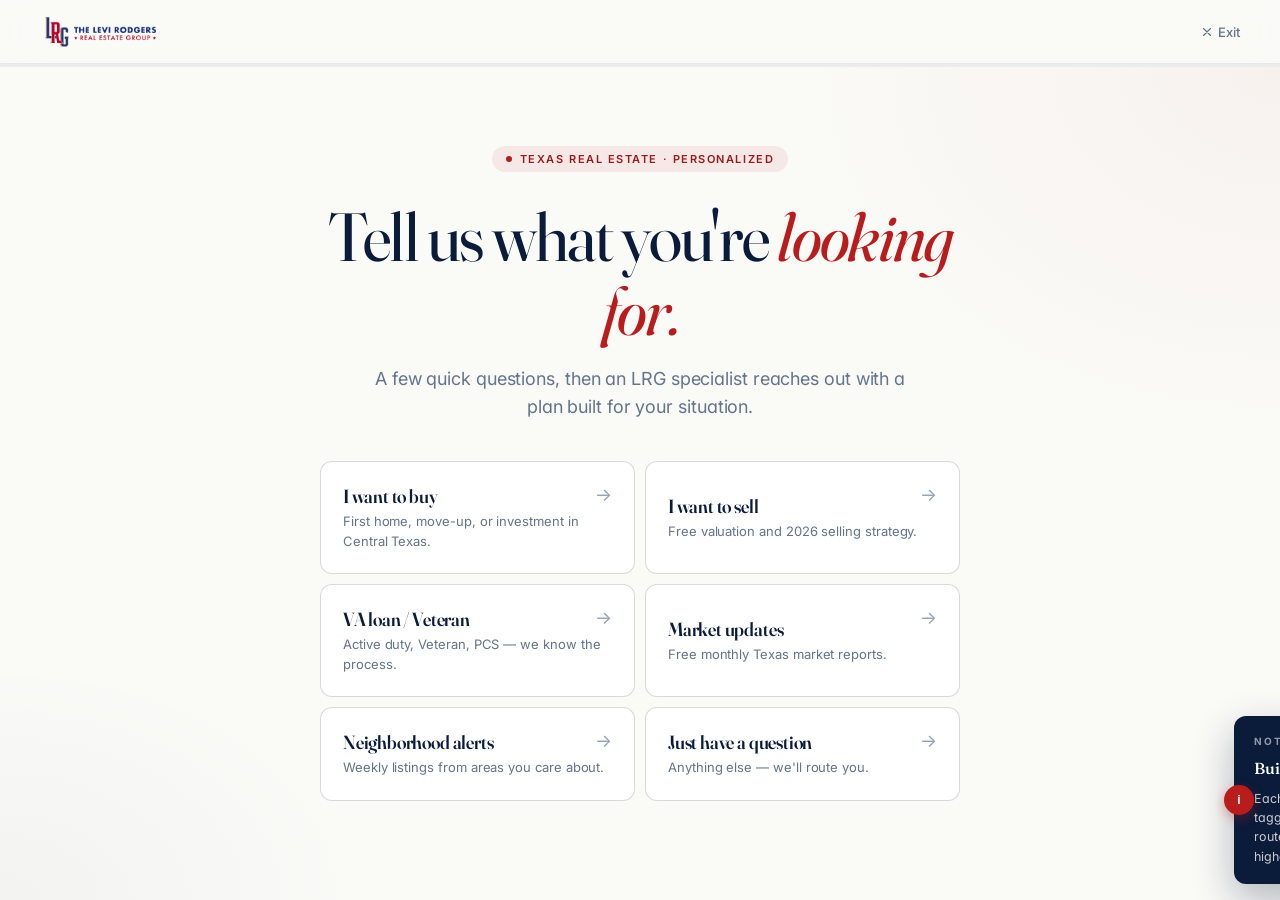
<file: modules/wordpress-stack/rss-lead-form/source/index.html>
<!DOCTYPE html>
<html lang="en">
<head>
<meta charset="UTF-8">
<meta name="viewport" content="width=device-width, initial-scale=1.0">
<title>Talk to LRG Realty</title>
<link rel="preconnect" href="https://fonts.googleapis.com">
<link rel="preconnect" href="https://fonts.gstatic.com" crossorigin>
<link href="https://fonts.googleapis.com/css2?family=Fraunces:opsz,wght@9..144,300;9..144,400;9..144,500;9..144,600;9..144,700&family=Inter:wght@400;500;600;700&display=swap" rel="stylesheet">
<style>
:root {
  --navy: #0b1b3a;
  --navy-deep: #08142b;
  --navy-mid: #1a2c52;
  --red: #b91c1c;
  --red-deep: #991b1b;
  --red-soft: rgba(185, 28, 28, 0.06);
  --ink: #0f172a;
  --muted: #64748b;
  --muted-soft: #94a3b8;
  --paper: #fafaf7;
  --card: #ffffff;
  --border: rgba(15, 23, 42, 0.08);
  --border-strong: rgba(15, 23, 42, 0.16);
  --shadow-sm: 0 1px 2px rgba(15, 23, 42, 0.04);
  --shadow: 0 8px 28px rgba(15, 23, 42, 0.06);
  --shadow-lg: 0 24px 64px rgba(15, 23, 42, 0.10);
  --radius: 14px;
  --ease: cubic-bezier(0.32, 0.72, 0, 1);
}

* {
  box-sizing: border-box;
  margin: 0;
  padding: 0;
  -webkit-font-smoothing: antialiased;
  -moz-osx-font-smoothing: grayscale;
}

html, body {
  height: 100%;
  overflow: hidden;
}

body {
  font-family: 'Inter', sans-serif;
  background: var(--paper);
  color: var(--ink);
  font-size: 16px;
  font-feature-settings: 'ss01', 'cv11';
  display: flex;
  flex-direction: column;
}

/* ============ HEADER ============ */
.header {
  height: 64px;
  flex-shrink: 0;
  background: rgba(250, 250, 247, 0.85);
  backdrop-filter: blur(18px) saturate(140%);
  -webkit-backdrop-filter: blur(18px) saturate(140%);
  border-bottom: 1px solid var(--border);
  display: flex;
  align-items: center;
  padding: 0 32px;
  position: relative;
  z-index: 50;
}

.header-inner {
  width: 100%;
  max-width: 1200px;
  margin: 0 auto;
  display: flex;
  justify-content: space-between;
  align-items: center;
}

.logo {
  height: 32px;
  width: auto;
}

.exit {
  font-size: 13px;
  font-weight: 500;
  color: var(--muted);
  text-decoration: none;
  letter-spacing: -0.005em;
  display: flex;
  align-items: center;
  gap: 4px;
  transition: color 0.15s ease;
}

.exit:hover { color: var(--ink); }
.exit svg { width: 14px; height: 14px; }

/* ============ PROGRESS BAR ============ */
.progress-bar {
  height: 3px;
  background: rgba(15, 23, 42, 0.06);
  flex-shrink: 0;
  position: relative;
  z-index: 49;
}

.progress-fill {
  height: 100%;
  background: linear-gradient(90deg, var(--navy) 0%, var(--red) 100%);
  width: 0%;
  transition: width 0.5s var(--ease);
}

/* ============ MAIN STAGE ============ */
.stage {
  flex: 1;
  position: relative;
  overflow: hidden;
  background: var(--paper);
  background-image:
    radial-gradient(ellipse 800px 600px at 100% 0%, rgba(185, 28, 28, 0.04) 0%, transparent 60%),
    radial-gradient(ellipse 600px 400px at 0% 100%, rgba(11, 27, 58, 0.03) 0%, transparent 60%);
}

.screen {
  position: absolute;
  inset: 0;
  display: flex;
  flex-direction: column;
  justify-content: flex-start;
  align-items: center;
  padding: 80px 32px 60px;
  overflow-y: auto;
  opacity: 0;
  visibility: hidden;
  transform: translateY(8px);
  transition: opacity 0.25s var(--ease), transform 0.25s var(--ease), visibility 0s linear 0.25s;
  pointer-events: none;
}

/* Intro screen still centers nicely because content fills more vertical space */
.screen[data-screen="intro"] {
  justify-content: center;
  padding-top: 40px;
}

/* Confirmation gets center treatment too */
.screen[data-screen="confirmation"] {
  justify-content: center;
}

.screen.active {
  opacity: 1;
  visibility: visible;
  transform: translateY(0);
  pointer-events: auto;
  transition: opacity 0.3s var(--ease), transform 0.3s var(--ease), visibility 0s linear 0s;
}

.screen-inner {
  width: 100%;
  max-width: 640px;
  display: flex;
  flex-direction: column;
  align-items: stretch;
}

/* ============ INTRO SCREEN ============ */
.intro-inner {
  text-align: center;
  align-items: center;
}

.intro-eyebrow {
  display: inline-flex;
  align-items: center;
  gap: 8px;
  padding: 6px 14px;
  background: rgba(185, 28, 28, 0.08);
  border-radius: 999px;
  font-size: 11px;
  font-weight: 600;
  letter-spacing: 0.14em;
  text-transform: uppercase;
  color: var(--red-deep);
  margin-bottom: 28px;
}

.intro-eyebrow .dot {
  width: 6px;
  height: 6px;
  border-radius: 50%;
  background: var(--red);
  animation: pulse 2s infinite;
}

@keyframes pulse {
  0%, 100% { opacity: 1; box-shadow: 0 0 0 0 rgba(185, 28, 28, 0.4); }
  50% { opacity: 0.85; box-shadow: 0 0 0 6px rgba(185, 28, 28, 0); }
}

/* ============ TYPOGRAPHY ============ */
.q-label {
  font-family: 'Inter', sans-serif;
  font-size: 12px;
  font-weight: 600;
  color: var(--muted);
  letter-spacing: 0.14em;
  text-transform: uppercase;
  margin-bottom: 14px;
}

.q-label .num {
  color: var(--red);
  margin-right: 4px;
}

.q-title {
  font-family: 'Fraunces', serif;
  font-weight: 400;
  font-size: clamp(32px, 4.4vw, 52px);
  line-height: 1.08;
  letter-spacing: -0.025em;
  color: var(--navy);
  margin-bottom: 12px;
  font-variation-settings: 'opsz' 144;
}

.intro-inner .q-title {
  font-size: clamp(40px, 6vw, 68px);
  margin-bottom: 18px;
}

.q-title em {
  font-style: italic;
  color: var(--red);
  font-weight: 400;
}

.q-help {
  font-size: 16px;
  color: var(--muted);
  line-height: 1.55;
  margin-bottom: 36px;
  max-width: 520px;
  letter-spacing: -0.005em;
}

.intro-inner .q-help {
  margin: 0 auto 40px;
  text-align: center;
  font-size: 18px;
  max-width: 540px;
}

/* ============ ANSWER CARDS (radios) ============ */
.answers {
  display: flex;
  flex-direction: column;
  gap: 8px;
}

.ans {
  display: flex;
  align-items: center;
  gap: 14px;
  padding: 18px 20px;
  border: 1.5px solid var(--border-strong);
  border-radius: 12px;
  background: var(--card);
  cursor: pointer;
  transition: all 0.18s ease;
  text-align: left;
  font-family: inherit;
  width: 100%;
  position: relative;
}

.ans:hover {
  border-color: var(--navy);
  transform: translateX(2px);
}

.ans.selected {
  border-color: var(--red);
  background: var(--red-soft);
  transform: translateX(2px);
}

.ans-key {
  width: 26px;
  height: 26px;
  border-radius: 6px;
  background: rgba(15, 23, 42, 0.06);
  display: flex;
  align-items: center;
  justify-content: center;
  font-family: 'Inter', sans-serif;
  font-size: 11px;
  font-weight: 700;
  color: var(--muted);
  flex-shrink: 0;
  transition: all 0.18s ease;
  letter-spacing: 0;
}

.ans:hover .ans-key {
  background: var(--navy);
  color: white;
}

.ans.selected .ans-key {
  background: var(--red);
  color: white;
}

.ans-content {
  flex: 1;
}

.ans-title {
  font-size: 15.5px;
  font-weight: 600;
  color: var(--navy);
  letter-spacing: -0.01em;
  margin-bottom: 2px;
}

.ans-desc {
  font-size: 13px;
  color: var(--muted);
  line-height: 1.4;
}

/* ============ TWO-COLUMN PATH GRID (intro picker) ============ */
.paths-grid {
  display: grid;
  grid-template-columns: repeat(2, 1fr);
  gap: 10px;
}

.path {
  background: var(--card);
  border: 1.5px solid var(--border-strong);
  border-radius: 12px;
  padding: 22px 22px;
  cursor: pointer;
  transition: all 0.2s var(--ease);
  text-align: left;
  font-family: inherit;
  width: 100%;
  position: relative;
  overflow: hidden;
}

.path::after {
  content: '→';
  position: absolute;
  top: 22px;
  right: 22px;
  color: var(--muted-soft);
  font-size: 18px;
  transition: all 0.2s ease;
  font-family: 'Inter', sans-serif;
}

.path:hover {
  border-color: var(--navy);
  transform: translateY(-2px);
  box-shadow: var(--shadow);
}

.path:hover::after {
  color: var(--red);
  transform: translateX(4px);
}

.path-title {
  font-family: 'Fraunces', serif;
  font-size: 19px;
  font-weight: 600;
  color: var(--navy);
  margin-bottom: 4px;
  letter-spacing: -0.01em;
  font-variation-settings: 'opsz' 144;
}

.path-desc {
  font-size: 13px;
  color: var(--muted);
  line-height: 1.5;
  letter-spacing: -0.005em;
}

/* ============ TEXT INPUTS ============ */
.input-group {
  display: flex;
  flex-direction: column;
  gap: 14px;
}

.input-wrap {
  position: relative;
}

.input,
.textarea,
.select {
  width: 100%;
  padding: 18px 20px;
  border: 1.5px solid var(--border-strong);
  border-radius: 12px;
  background: var(--card);
  font-family: inherit;
  font-size: 17px;
  font-weight: 500;
  color: var(--ink);
  letter-spacing: -0.005em;
  transition: all 0.18s ease;
}

.input::placeholder,
.textarea::placeholder {
  color: var(--muted-soft);
  font-weight: 400;
}

.input:focus,
.textarea:focus,
.select:focus {
  outline: none;
  border-color: var(--navy);
  box-shadow: 0 0 0 3px rgba(11, 27, 58, 0.08);
}

.textarea {
  min-height: 120px;
  resize: vertical;
  line-height: 1.5;
  font-size: 16px;
}

.input-row {
  display: grid;
  grid-template-columns: 1fr 1fr;
  gap: 10px;
}

.field-help {
  font-size: 13px;
  color: var(--muted);
  margin-top: 8px;
  line-height: 1.4;
  letter-spacing: -0.005em;
}

/* ============ MULTI-SELECT CHIPS ============ */
.chips {
  display: flex;
  flex-wrap: wrap;
  gap: 8px;
}

.chip {
  display: inline-flex;
  align-items: center;
  gap: 8px;
  padding: 11px 16px;
  border: 1.5px solid var(--border-strong);
  border-radius: 999px;
  background: var(--card);
  font-family: inherit;
  font-size: 14px;
  font-weight: 500;
  color: var(--ink);
  cursor: pointer;
  transition: all 0.15s ease;
  letter-spacing: -0.005em;
}

.chip:hover {
  border-color: var(--navy);
  background: rgba(11, 27, 58, 0.02);
}

.chip.selected {
  border-color: var(--red);
  background: var(--red-soft);
  color: var(--red-deep);
  font-weight: 600;
}

.chip.selected::before {
  content: '✓';
  margin-right: 2px;
  font-weight: 700;
}

/* ============ INLINE NAV (replaces fixed footer) ============ */
.foot {
  margin-top: 32px;
  display: flex;
  flex-direction: column;
  align-items: stretch;
  gap: 12px;
}

.foot-primary {
  display: flex;
  justify-content: center;
  align-items: center;
}

.foot-secondary {
  display: flex;
  justify-content: center;
  align-items: center;
  gap: 12px;
  margin-top: 4px;
}

.foot-meta {
  font-size: 12px;
  color: var(--muted-soft);
  letter-spacing: -0.005em;
  display: flex;
  align-items: center;
  gap: 8px;
  justify-content: center;
}

.foot-meta kbd {
  display: inline-flex;
  align-items: center;
  justify-content: center;
  min-width: 22px;
  height: 22px;
  padding: 0 6px;
  background: var(--card);
  border: 1px solid var(--border-strong);
  border-radius: 5px;
  box-shadow: 0 1.5px 0 rgba(15, 23, 42, 0.05);
  font-family: 'Inter', sans-serif;
  font-size: 11px;
  font-weight: 600;
  color: var(--ink);
  letter-spacing: 0;
}

/* ============ BUTTONS ============ */
.btn {
  display: inline-flex;
  align-items: center;
  justify-content: center;
  gap: 8px;
  padding: 12px 22px;
  border-radius: 999px;
  border: 1.5px solid transparent;
  font-family: 'Inter', sans-serif;
  font-size: 14px;
  font-weight: 600;
  cursor: pointer;
  transition: all 0.18s ease;
  text-decoration: none;
  background: transparent;
  letter-spacing: -0.005em;
  white-space: nowrap;
}

.btn-primary {
  background: var(--navy);
  color: white;
  border-color: var(--navy);
  padding: 16px 36px;
  font-size: 15px;
  min-width: 220px;
}

.btn-primary:hover:not(:disabled) {
  background: var(--navy-deep);
  border-color: var(--navy-deep);
  transform: translateY(-1px);
  box-shadow: 0 8px 20px rgba(11, 27, 58, 0.18);
}

.btn-primary:disabled {
  background: rgba(15, 23, 42, 0.12);
  border-color: transparent;
  color: var(--muted-soft);
  cursor: not-allowed;
}

.btn-back {
  color: var(--muted);
  font-size: 13px;
  padding: 8px 12px;
}

.btn-back:hover {
  color: var(--ink);
}

.btn-back svg { width: 14px; height: 14px; }

/* ============ CONFIRMATION ============ */
.confirm {
  text-align: center;
  align-items: center;
}

.confirm-icon {
  width: 64px;
  height: 64px;
  border-radius: 50%;
  background: var(--red);
  color: white;
  display: flex;
  align-items: center;
  justify-content: center;
  margin: 0 auto 28px;
  box-shadow: 0 12px 28px rgba(185, 28, 28, 0.25);
  animation: pop 0.5s cubic-bezier(0.34, 1.56, 0.64, 1) forwards;
}

@keyframes pop {
  0% { transform: scale(0); opacity: 0; }
  60% { transform: scale(1.1); }
  100% { transform: scale(1); opacity: 1; }
}

.confirm-icon svg {
  width: 30px;
  height: 30px;
  stroke-width: 2.5;
}

.confirm h2 {
  font-family: 'Fraunces', serif;
  font-size: clamp(36px, 5vw, 52px);
  font-weight: 400;
  letter-spacing: -0.025em;
  color: var(--navy);
  margin-bottom: 12px;
  font-variation-settings: 'opsz' 144;
}

.confirm h2 em {
  font-style: italic;
  color: var(--red);
}

.confirm-msg {
  font-size: 17px;
  color: var(--muted);
  line-height: 1.55;
  margin-bottom: 32px;
  max-width: 480px;
  letter-spacing: -0.005em;
}

.confirm-card {
  background: var(--card);
  border: 1px solid var(--border);
  border-radius: 12px;
  padding: 18px 22px;
  margin: 0 auto 28px;
  max-width: 460px;
  text-align: left;
}

.confirm-card-label {
  font-size: 11px;
  font-weight: 600;
  letter-spacing: 0.14em;
  text-transform: uppercase;
  color: var(--red);
  margin-bottom: 8px;
}

.confirm-card-text {
  font-family: 'Fraunces', serif;
  font-size: 15.5px;
  color: var(--navy);
  line-height: 1.5;
  letter-spacing: -0.01em;
}

/* ============ STRATEGY DRAWER (for Levi) ============ */
.note {
  position: fixed;
  bottom: 16px;
  right: 16px;
  width: 320px;
  background: var(--navy);
  color: white;
  border-radius: 12px;
  padding: 18px 20px;
  box-shadow: 0 16px 40px rgba(11, 27, 58, 0.30);
  font-size: 12.5px;
  line-height: 1.55;
  z-index: 100;
  transition: transform 0.3s var(--ease);
  letter-spacing: -0.005em;
  transform: translateX(290px); /* collapsed by default */
}

.note.expanded {
  transform: translateX(0);
}

.note-toggle {
  position: absolute;
  left: -10px;
  top: 50%;
  transform: translateY(-50%);
  width: 30px;
  height: 30px;
  border-radius: 50%;
  background: var(--red);
  color: white;
  border: 0;
  cursor: pointer;
  display: flex;
  align-items: center;
  justify-content: center;
  font-size: 12px;
  font-weight: 700;
  box-shadow: 0 4px 12px rgba(185, 28, 28, 0.35);
}

.note-label {
  font-size: 10px;
  font-weight: 700;
  letter-spacing: 0.18em;
  text-transform: uppercase;
  color: rgba(255, 255, 255, 0.55);
  margin-bottom: 6px;
}

.note-title {
  font-family: 'Fraunces', serif;
  font-size: 16px;
  font-weight: 500;
  margin-bottom: 8px;
  letter-spacing: -0.01em;
}

.note-title em { color: #ff8a8a; font-style: italic; }

.note p {
  color: rgba(255, 255, 255, 0.78);
  font-size: 12.5px;
  line-height: 1.55;
}

/* ============ RESPONSIVE ============ */
@media (max-width: 720px) {
  .header { padding: 0 20px; height: 56px; }
  .logo { height: 28px; }
  .screen { padding: 24px 20px 40px; }
  .paths-grid { grid-template-columns: 1fr; }
  .input-row { grid-template-columns: 1fr; gap: 8px; }
  .ans { padding: 16px 16px; }
  .ans-key { width: 24px; height: 24px; }
  .ans-title { font-size: 14.5px; }
  .ans-desc { font-size: 12.5px; }
  .note { display: none; }
  .foot-meta { font-size: 11px; }
}
</style>
</head>
<body>

<!-- ============ HEADER ============ -->
<header class="header">
  <div class="header-inner">
    <img src="[data-uri]" alt="The Levi Rodgers Real Estate Group" class="logo">
    <a href="https://lrgrealty.com" class="exit">
      <svg viewBox="0 0 24 24" fill="none" stroke="currentColor" stroke-width="2"><path d="M18 6L6 18M6 6l12 12" stroke-linecap="round"/></svg>
      Exit
    </a>
  </div>
</header>

<!-- ============ PROGRESS ============ -->
<div class="progress-bar"><div class="progress-fill" id="progress-fill"></div></div>

<!-- ============ STAGE ============ -->
<main class="stage" id="stage">

  <!-- INTRO -->
  <section class="screen active" data-screen="intro">
    <div class="screen-inner intro-inner">
      <div class="intro-eyebrow"><span class="dot"></span> Texas real estate · personalized</div>
      <h1 class="q-title">Tell us what you're <em>looking for.</em></h1>
      <p class="q-help">A few quick questions, then an LRG specialist reaches out with a plan built for your situation.</p>
      <div class="paths-grid">
        <button class="path" data-path="buyer">
          <div class="path-title">I want to buy</div>
          <div class="path-desc">First home, move-up, or investment in Central Texas.</div>
        </button>
        <button class="path" data-path="seller">
          <div class="path-title">I want to sell</div>
          <div class="path-desc">Free valuation and 2026 selling strategy.</div>
        </button>
        <button class="path" data-path="va">
          <div class="path-title">VA loan / Veteran</div>
          <div class="path-desc">Active duty, Veteran, PCS — we know the process.</div>
        </button>
        <button class="path" data-path="market">
          <div class="path-title">Market updates</div>
          <div class="path-desc">Free monthly Texas market reports.</div>
        </button>
        <button class="path" data-path="neighborhood">
          <div class="path-title">Neighborhood alerts</div>
          <div class="path-desc">Weekly listings from areas you care about.</div>
        </button>
        <button class="path" data-path="other">
          <div class="path-title">Just have a question</div>
          <div class="path-desc">Anything else — we'll route you.</div>
        </button>
      </div>
    </div>
  </section>

  <!-- ============ BUYER PATH ============ -->
  <section class="screen" data-screen="buyer-1" data-path="buyer">
    <div class="screen-inner">
      <div class="q-label"><span class="num">01</span> Timeline</div>
      <h2 class="q-title">When are you <em>looking to buy?</em></h2>
      <div class="answers">
        <button class="ans" data-value="0-3" data-auto data-next="buyer-2">
          <div class="ans-key">A</div>
          <div class="ans-content">
            <div class="ans-title">In the next 3 months</div>
            <div class="ans-desc">Actively looking, pre-approved or close.</div>
          </div>
        </button>
        <button class="ans" data-value="3-6" data-auto data-next="buyer-2">
          <div class="ans-key">B</div>
          <div class="ans-content">
            <div class="ans-title">3–6 months out</div>
            <div class="ans-desc">Getting serious. Need a plan.</div>
          </div>
        </button>
        <button class="ans" data-value="6-12" data-auto data-next="buyer-2">
          <div class="ans-key">C</div>
          <div class="ans-content">
            <div class="ans-title">6–12 months out</div>
            <div class="ans-desc">Researching, want to be ready.</div>
          </div>
        </button>
        <button class="ans" data-value="just-looking" data-auto data-next="buyer-2">
          <div class="ans-key">D</div>
          <div class="ans-content">
            <div class="ans-title">Just looking</div>
            <div class="ans-desc">No pressure — happy to learn.</div>
          </div>
        </button>
      </div>
      <div class="foot">
        <div class="foot-meta">Pick one to continue — or press A, B, C, D</div>
        <div class="foot-secondary">
          <button class="btn btn-back" data-back>← Back</button>
        </div>
      </div>
    </div>
  </section>

  <section class="screen" data-screen="buyer-2" data-path="buyer">
    <div class="screen-inner">
      <div class="q-label"><span class="num">02</span> Area</div>
      <h2 class="q-title">Which area are you <em>considering?</em></h2>
      <p class="q-help">Pick one or more.</p>
      <div class="chips" data-multi="buyer-area">
        <button class="chip" data-value="san-antonio">San Antonio</button>
        <button class="chip" data-value="austin">Austin</button>
        <button class="chip" data-value="killeen">Killeen / Fort Cavazos</button>
        <button class="chip" data-value="round-rock">Round Rock / Pflugerville</button>
        <button class="chip" data-value="new-braunfels">New Braunfels</button>
        <button class="chip" data-value="not-sure">Not sure yet</button>
      </div>
      <div class="foot">
        <div class="foot-primary">
          <button class="btn btn-primary" data-next="contact" disabled>Continue →</button>
        </div>
        <div class="foot-secondary">
          <button class="btn btn-back" data-back>← Back</button>
        </div>
      </div>
    </div>
  </section>

  <!-- ============ SELLER PATH ============ -->
  <section class="screen" data-screen="seller-1" data-path="seller">
    <div class="screen-inner">
      <div class="q-label"><span class="num">01</span> Property</div>
      <h2 class="q-title">What's your <em>property address?</em></h2>
      <p class="q-help">We use this to send you a free professional valuation. We won't share it.</p>
      <div class="input-group">
        <input class="input" type="text" name="seller-address" placeholder="123 Main St, San Antonio, TX 78201" autocomplete="street-address">
      </div>
      <div class="foot">
        <div class="foot-primary">
          <button class="btn btn-primary" data-next="seller-2" data-require="seller-address" disabled>Continue →</button>
        </div>
        <div class="foot-meta">Press <kbd>Enter</kbd> to continue</div>
        <div class="foot-secondary">
          <button class="btn btn-back" data-back>← Back</button>
        </div>
      </div>
    </div>
  </section>

  <section class="screen" data-screen="seller-2" data-path="seller">
    <div class="screen-inner">
      <div class="q-label"><span class="num">02</span> Timing</div>
      <h2 class="q-title">When are you thinking of <em>selling?</em></h2>
      <div class="answers">
        <button class="ans" data-value="now" data-auto data-next="seller-3">
          <div class="ans-key">A</div>
          <div class="ans-content">
            <div class="ans-title">Soon as possible</div>
            <div class="ans-desc">Ready to list now or in the next few weeks.</div>
          </div>
        </button>
        <button class="ans" data-value="3-6" data-auto data-next="seller-3">
          <div class="ans-key">B</div>
          <div class="ans-content">
            <div class="ans-title">3–6 months</div>
            <div class="ans-desc">Planning ahead. Want to get strategy right.</div>
          </div>
        </button>
        <button class="ans" data-value="6-12" data-auto data-next="seller-3">
          <div class="ans-key">C</div>
          <div class="ans-content">
            <div class="ans-title">6–12 months</div>
            <div class="ans-desc">Just starting to think about it.</div>
          </div>
        </button>
        <button class="ans" data-value="curious" data-auto data-next="seller-3">
          <div class="ans-key">D</div>
          <div class="ans-content">
            <div class="ans-title">Just curious about value</div>
            <div class="ans-desc">No timeline. Want to know what it's worth.</div>
          </div>
        </button>
      </div>
      <div class="foot">
        <div class="foot-meta">Pick one to continue — or press A, B, C, D</div>
        <div class="foot-secondary">
          <button class="btn btn-back" data-back>← Back</button>
        </div>
      </div>
    </div>
  </section>

  <section class="screen" data-screen="seller-3" data-path="seller">
    <div class="screen-inner">
      <div class="q-label"><span class="num">03</span> Buying too?</div>
      <h2 class="q-title">Will you also be <em>buying?</em></h2>
      <div class="answers">
        <button class="ans" data-value="yes" data-auto data-next="contact">
          <div class="ans-key">A</div>
          <div class="ans-content">
            <div class="ans-title">Yes, also buying</div>
            <div class="ans-desc">Ask us about LRG's Move-Up Program.</div>
          </div>
        </button>
        <button class="ans" data-value="no" data-auto data-next="contact">
          <div class="ans-key">B</div>
          <div class="ans-content">
            <div class="ans-title">No, just selling</div>
          </div>
        </button>
        <button class="ans" data-value="maybe" data-auto data-next="contact">
          <div class="ans-key">C</div>
          <div class="ans-content">
            <div class="ans-title">Not sure yet</div>
          </div>
        </button>
      </div>
      <div class="foot">
        <div class="foot-meta">Pick one to continue — or press A, B, C, D</div>
        <div class="foot-secondary">
          <button class="btn btn-back" data-back>← Back</button>
        </div>
      </div>
    </div>
  </section>

  <!-- ============ VA PATH ============ -->
  <section class="screen" data-screen="va-1" data-path="va">
    <div class="screen-inner">
      <div class="q-label"><span class="num">01</span> Status</div>
      <h2 class="q-title">What's your <em>situation?</em></h2>
      <div class="answers">
        <button class="ans" data-value="active-duty" data-auto data-next="va-2">
          <div class="ans-key">A</div>
          <div class="ans-content">
            <div class="ans-title">Active duty</div>
            <div class="ans-desc">Currently serving.</div>
          </div>
        </button>
        <button class="ans" data-value="veteran" data-auto data-next="va-2">
          <div class="ans-key">B</div>
          <div class="ans-content">
            <div class="ans-title">Veteran</div>
            <div class="ans-desc">Separated or retired.</div>
          </div>
        </button>
        <button class="ans" data-value="spouse" data-auto data-next="va-2">
          <div class="ans-key">C</div>
          <div class="ans-content">
            <div class="ans-title">Military spouse / family</div>
          </div>
        </button>
        <button class="ans" data-value="pcs" data-auto data-next="va-2">
          <div class="ans-key">D</div>
          <div class="ans-content">
            <div class="ans-title">PCS relocation</div>
            <div class="ans-desc">Time-sensitive. Moving on orders.</div>
          </div>
        </button>
      </div>
      <div class="foot">
        <div class="foot-meta">Pick one to continue — or press A, B, C, D</div>
        <div class="foot-secondary">
          <button class="btn btn-back" data-back>← Back</button>
        </div>
      </div>
    </div>
  </section>

  <section class="screen" data-screen="va-2" data-path="va">
    <div class="screen-inner">
      <div class="q-label"><span class="num">02</span> Need</div>
      <h2 class="q-title">Buying, selling, or <em>both?</em></h2>
      <div class="answers">
        <button class="ans" data-value="buying" data-auto data-next="contact">
          <div class="ans-key">A</div>
          <div class="ans-content"><div class="ans-title">Buying</div></div>
        </button>
        <button class="ans" data-value="selling" data-auto data-next="contact">
          <div class="ans-key">B</div>
          <div class="ans-content"><div class="ans-title">Selling</div></div>
        </button>
        <button class="ans" data-value="both" data-auto data-next="contact">
          <div class="ans-key">C</div>
          <div class="ans-content">
            <div class="ans-title">Both</div>
            <div class="ans-desc">Need a Move-Up plan.</div>
          </div>
        </button>
      </div>
      <div class="foot">
        <div class="foot-meta">Pick one to continue — or press A, B, C, D</div>
        <div class="foot-secondary">
          <button class="btn btn-back" data-back>← Back</button>
        </div>
      </div>
    </div>
  </section>

  <!-- ============ MARKET PATH (lowest friction) ============ -->
  <section class="screen" data-screen="market-1" data-path="market">
    <div class="screen-inner">
      <div class="q-label"><span class="num">01</span> Email</div>
      <h2 class="q-title">Where should we <em>send updates?</em></h2>
      <p class="q-help">Just an email. No calls, no spam, unsubscribe anytime.</p>
      <div class="input-group">
        <input class="input" type="email" name="market-email" placeholder="you@email.com" autocomplete="email">
      </div>
      <div class="foot">
        <div class="foot-primary">
          <button class="btn btn-primary" data-next="market-2" data-require="market-email" disabled>Continue →</button>
        </div>
        <div class="foot-meta">Press <kbd>Enter</kbd> to continue</div>
        <div class="foot-secondary">
          <button class="btn btn-back" data-back>← Back</button>
        </div>
      </div>
    </div>
  </section>

  <section class="screen" data-screen="market-2" data-path="market">
    <div class="screen-inner">
      <div class="q-label"><span class="num">02</span> Area</div>
      <h2 class="q-title">Which Texas area do you <em>care about?</em></h2>
      <p class="q-help">ZIP code or city — we'll send hyperlocal data.</p>
      <div class="input-group">
        <input class="input" type="text" name="market-zip" placeholder="78201 or 'Austin'" autocomplete="postal-code">
      </div>
      <div class="foot">
        <div class="foot-primary">
          <button class="btn btn-primary" data-submit="market" data-require="market-zip" disabled>Send me the report →</button>
        </div>
        <div class="foot-meta">Press <kbd>Enter</kbd> to continue</div>
        <div class="foot-secondary">
          <button class="btn btn-back" data-back>← Back</button>
        </div>
      </div>
    </div>
  </section>

  <!-- ============ NEIGHBORHOOD PATH ============ -->
  <section class="screen" data-screen="hood-1" data-path="neighborhood">
    <div class="screen-inner">
      <div class="q-label"><span class="num">01</span> Areas</div>
      <h2 class="q-title">Which neighborhoods are <em>on your list?</em></h2>
      <p class="q-help">Pick one or more.</p>
      <div class="chips" data-multi="hood-area">
        <button class="chip" data-value="alamo-heights">Alamo Heights</button>
        <button class="chip" data-value="stone-oak">Stone Oak</button>
        <button class="chip" data-value="boerne">Boerne</button>
        <button class="chip" data-value="helotes">Helotes</button>
        <button class="chip" data-value="austin-central">Austin (central)</button>
        <button class="chip" data-value="round-rock">Round Rock</button>
        <button class="chip" data-value="pflugerville">Pflugerville</button>
        <button class="chip" data-value="other">Other</button>
      </div>
      <div class="foot">
        <div class="foot-primary">
          <button class="btn btn-primary" data-next="contact" disabled>Continue →</button>
        </div>
        <div class="foot-secondary">
          <button class="btn btn-back" data-back>← Back</button>
        </div>
      </div>
    </div>
  </section>

  <!-- ============ OTHER PATH ============ -->
  <section class="screen" data-screen="other-1" data-path="other">
    <div class="screen-inner">
      <div class="q-label"><span class="num">01</span> Question</div>
      <h2 class="q-title">What's <em>on your mind?</em></h2>
      <p class="q-help">Tell us a bit and we'll route you to the right specialist.</p>
      <div class="input-group">
        <textarea class="textarea" name="other-message" placeholder="e.g., 'Relocating from California, need to understand Texas property taxes' or 'Looking to invest in rentals near Austin'..."></textarea>
      </div>
      <div class="foot">
        <div class="foot-primary">
          <button class="btn btn-primary" data-next="contact" data-require="other-message" disabled>Continue →</button>
        </div>
        <div class="foot-secondary">
          <button class="btn btn-back" data-back>← Back</button>
        </div>
      </div>
    </div>
  </section>

  <!-- ============ CONTACT (universal) ============ -->
  <section class="screen" data-screen="contact">
    <div class="screen-inner">
      <div class="q-label"><span class="num">▸</span> Almost done</div>
      <h2 class="q-title">Where can we <em>reach you?</em></h2>
      <p class="q-help">A specialist personally reviews your info — no auto-responder spam.</p>
      <div class="input-group">
        <div class="input-row">
          <input class="input" type="text" name="firstname" placeholder="First name" autocomplete="given-name">
          <input class="input" type="text" name="lastname" placeholder="Last name" autocomplete="family-name">
        </div>
        <input class="input" type="email" name="email" placeholder="Email" autocomplete="email">
        <input class="input" type="tel" name="phone" placeholder="Phone" autocomplete="tel">
      </div>
      <div class="foot">
        <div class="foot-primary">
          <button class="btn btn-primary" data-submit="primary" data-require-all="firstname,lastname,email,phone" disabled id="contact-submit-btn">Send my request →</button>
        </div>
        <div class="foot-secondary">
          <button class="btn btn-back" data-back>← Back</button>
        </div>
      </div>
    </div>
  </section>

  <!-- ============ CONFIRMATION ============ -->
  <section class="screen" data-screen="confirmation">
    <div class="screen-inner confirm">
      <div class="confirm-icon">
        <svg viewBox="0 0 24 24" fill="none" stroke="currentColor"><path d="M5 13l4 4L19 7" stroke-linecap="round" stroke-linejoin="round"/></svg>
      </div>
      <h2 id="confirm-title">You're <em>all set.</em></h2>
      <p class="confirm-msg" id="confirm-msg">Thanks — we got your info.</p>
      <div class="confirm-card">
        <div class="confirm-card-label">What happens next</div>
        <div class="confirm-card-text" id="confirm-next">An LRG specialist will reach out within one business day.</div>
      </div>
      <a href="https://lrgrealty.com" class="btn btn-primary">Back to LRG Realty</a>
    </div>
  </section>

</main>

<!-- ============ STRATEGY NOTE FOR LEVI ============ -->
<aside class="note" id="note">
  <button class="note-toggle" id="note-toggle" title="Toggle note">i</button>
  <div class="note-label">Note for Levi</div>
  <div class="note-title">Built for <em>blog readers.</em></div>
  <p>Each path captures different data and gets tagged in FUB by source so follow-up can route by intent. One question per page = higher completion rates than long forms.</p>
</aside>

<script>
// ============ STATE ============
let path = null;
let history = ['intro'];
let pathSteps = {
  buyer: 3, // buyer-1, buyer-2, contact
  seller: 4, // seller-1, seller-2, seller-3, contact
  va: 3, // va-1, va-2, contact
  market: 2, // market-1, market-2 (no contact step)
  neighborhood: 2, // hood-1, contact
  other: 2 // other-1, contact
};

// ============ NAVIGATION ============
function getProgress(screenId) {
  if (screenId === 'intro') return 0;
  if (screenId === 'confirmation') return 100;
  if (!path) return 0;

  const total = pathSteps[path] || 3;
  let current = 1;

  // Map screen ID to step number
  if (screenId.includes('-2')) current = 2;
  else if (screenId.includes('-3')) current = 3;
  else if (screenId === 'contact') current = total;

  return Math.round((current / total) * 100);
}

function go(screenId, direction = 'forward') {
  const current = document.querySelector('.screen.active');
  const next = document.querySelector(`.screen[data-screen="${screenId}"]`);
  if (!next) return;
  if (current === next) return;

  // Step 1: hide current (fades out + becomes invisible)
  if (current) {
    current.classList.remove('active');
  }

  // Step 2: wait for current to fully fade out + visibility to switch off, THEN show next
  setTimeout(() => {
    next.classList.add('active');
    document.getElementById('progress-fill').style.width = getProgress(screenId) + '%';

    // Update contact page submit button text based on path
    if (screenId === 'contact') {
      const submitBtn = document.getElementById('contact-submit-btn');
      if (submitBtn) {
        const submitLabels = {
          buyer: 'Connect me with a buyer agent →',
          seller: 'Get my free home valuation →',
          va: 'Connect me with a VA specialist →',
          neighborhood: 'Start sending alerts →',
          other: 'Send my message →'
        };
        submitBtn.innerHTML = submitLabels[path] || 'Send my request →';
      }
    }

    // Auto-focus first input if present
    const input = next.querySelector('.input, .textarea');
    if (input) setTimeout(() => input.focus(), 200);
  }, current ? 280 : 0);
}

function goNext(screenId) {
  history.push(screenId);
  go(screenId, 'forward');
}

function goBack() {
  if (history.length <= 1) return;
  history.pop();
  const prev = history[history.length - 1];
  go(prev, 'back');
}

// ============ PATH PICKER ============
document.querySelectorAll('.path').forEach(btn => {
  btn.addEventListener('click', () => {
    path = btn.dataset.path;
    const firstScreen = path === 'buyer' ? 'buyer-1'
      : path === 'seller' ? 'seller-1'
      : path === 'va' ? 'va-1'
      : path === 'market' ? 'market-1'
      : path === 'neighborhood' ? 'hood-1'
      : 'other-1';
    goNext(firstScreen);
  });
});

// ============ AUTO-ADVANCE ANSWERS ============
document.querySelectorAll('.ans[data-auto]').forEach(btn => {
  btn.addEventListener('click', () => {
    // Visual selection
    btn.parentElement.querySelectorAll('.ans').forEach(a => a.classList.remove('selected'));
    btn.classList.add('selected');
    // Slide forward after brief pause for feedback
    setTimeout(() => {
      goNext(btn.dataset.next);
    }, 220);
  });
});

// ============ MULTI-SELECT CHIPS ============
document.querySelectorAll('.chips').forEach(group => {
  group.addEventListener('click', (e) => {
    const chip = e.target.closest('.chip');
    if (!chip) return;
    chip.classList.toggle('selected');

    // Enable continue button when at least one selected
    const screen = group.closest('.screen');
    const continueBtn = screen.querySelector('[data-next], [data-submit]');
    if (continueBtn) {
      const anySelected = group.querySelectorAll('.chip.selected').length > 0;
      continueBtn.disabled = !anySelected;
    }
  });
});

// ============ TEXT INPUT VALIDATION (enables continue button) ============
document.querySelectorAll('.input, .textarea').forEach(input => {
  input.addEventListener('input', () => {
    const screen = input.closest('.screen');
    const btn = screen.querySelector('[data-require]');
    const btnAll = screen.querySelector('[data-require-all]');

    if (btn) {
      const fieldName = btn.dataset.require;
      const field = screen.querySelector(`[name="${fieldName}"]`);
      if (field) btn.disabled = !field.value.trim();
    }
    if (btnAll) {
      const fields = btnAll.dataset.requireAll.split(',');
      const allFilled = fields.every(name => {
        const f = screen.querySelector(`[name="${name}"]`);
        return f && f.value.trim();
      });
      btnAll.disabled = !allFilled;
    }
  });

  // Enter key advances
  input.addEventListener('keydown', (e) => {
    if (e.key === 'Enter' && input.tagName !== 'TEXTAREA') {
      e.preventDefault();
      const screen = input.closest('.screen');
      const btn = screen.querySelector('[data-next]:not(:disabled), [data-submit]:not(:disabled)');
      if (btn) btn.click();
    }
  });
});

// ============ NEXT BUTTON HANDLERS ============
document.addEventListener('click', (e) => {
  const next = e.target.closest('[data-next]');
  if (next && !next.disabled) {
    goNext(next.dataset.next);
  }
});

// ============ BACK BUTTONS ============
document.addEventListener('click', (e) => {
  if (e.target.closest('[data-back]')) {
    goBack();
  }
});

// ============ SUBMIT ============
document.addEventListener('click', (e) => {
  const submit = e.target.closest('[data-submit]');
  if (!submit || submit.disabled) return;

  const messages = {
    buyer: {
      title: 'Talk soon, <em>future homeowner.</em>',
      msg: 'A buyer specialist personally reviews your info and reaches out within one business day.',
      next: 'Personal email or call from an LRG buyer specialist within one business day.'
    },
    seller: {
      title: 'Your valuation is <em>on the way.</em>',
      msg: 'Free professional valuation in your inbox within 24 hours, plus a 2026 selling strategy for your area.',
      next: 'Free professional valuation within 24 hours. No high-pressure follow-up.'
    },
    va: {
      title: 'Thank you for <em>your service.</em>',
      msg: 'A VA-experienced LRG agent will reach out within one business day. PCS requests get priority.',
      next: 'A Veteran-experienced agent will personally call or email within one business day.'
    },
    market: {
      title: 'You\'re <em>signed up.</em>',
      msg: 'First market report lands in your inbox within 24 hours. Monthly after that.',
      next: 'First report in 24 hours. Unsubscribe or adjust areas anytime.'
    },
    neighborhood: {
      title: 'Alerts <em>activated.</em>',
      msg: 'First batch of listings and market signals arrives within 24 hours. Weekly after that.',
      next: 'First neighborhood alert within 24 hours. Pause or change anytime.'
    },
    other: {
      title: 'Got your <em>question.</em>',
      msg: 'Routed to the right specialist on our team. We\'ll respond within one business day.',
      next: 'Specialist response within one business day.'
    }
  };

  const which = submit.dataset.submit === 'primary' ? path : submit.dataset.submit;
  const config = messages[which] || messages.other;
  document.getElementById('confirm-title').innerHTML = config.title;
  document.getElementById('confirm-msg').textContent = config.msg;
  document.getElementById('confirm-next').textContent = config.next;
  goNext('confirmation');
});

// ============ NOTE TOGGLE ============
document.getElementById('note-toggle').addEventListener('click', () => {
  document.getElementById('note').classList.toggle('expanded');
});

// ============ KEYBOARD SHORTCUTS (A/B/C/D for answers) ============
document.addEventListener('keydown', (e) => {
  if (e.target.tagName === 'INPUT' || e.target.tagName === 'TEXTAREA') return;
  const screen = document.querySelector('.screen.active');
  if (!screen) return;

  const key = e.key.toUpperCase();
  if (['A','B','C','D','E','F'].includes(key)) {
    const answers = screen.querySelectorAll('.ans[data-auto]');
    const idx = key.charCodeAt(0) - 65;
    if (answers[idx]) answers[idx].click();
  }
});
</script>

</body>
</html>
</file>
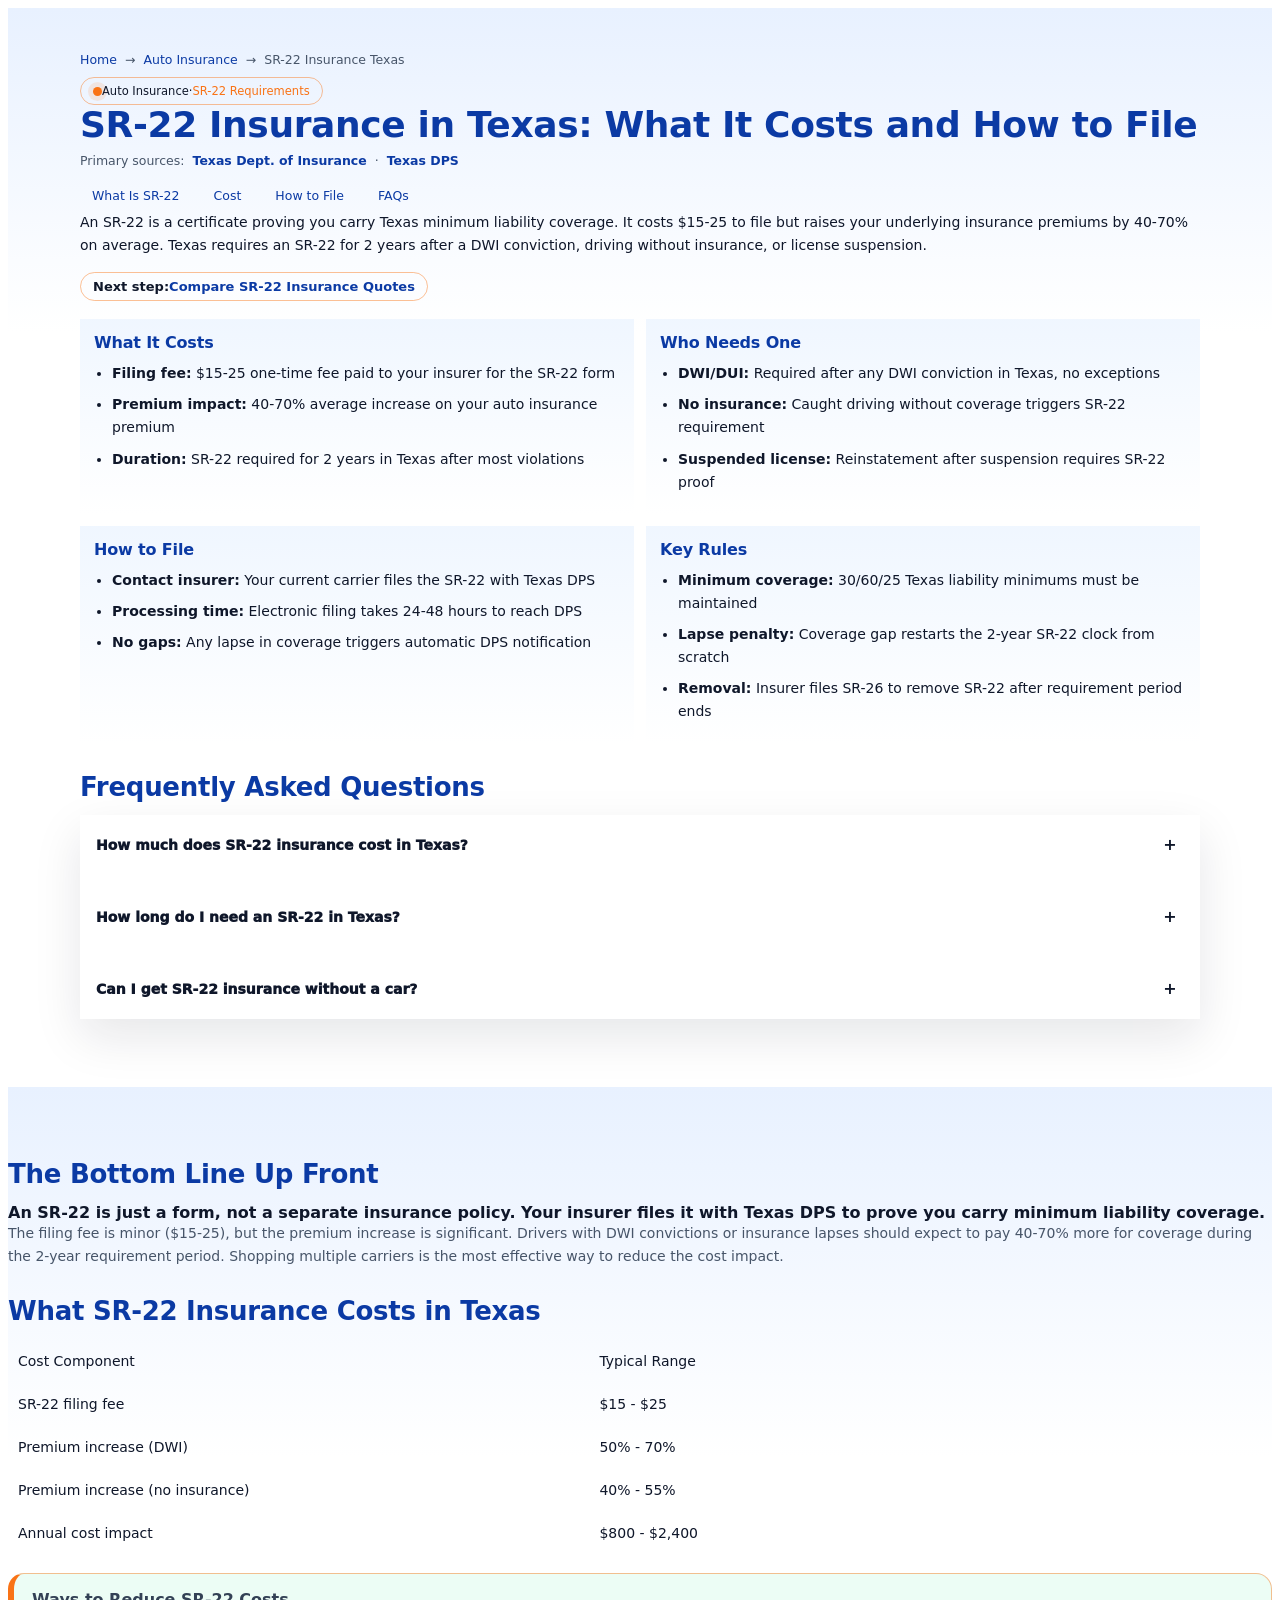
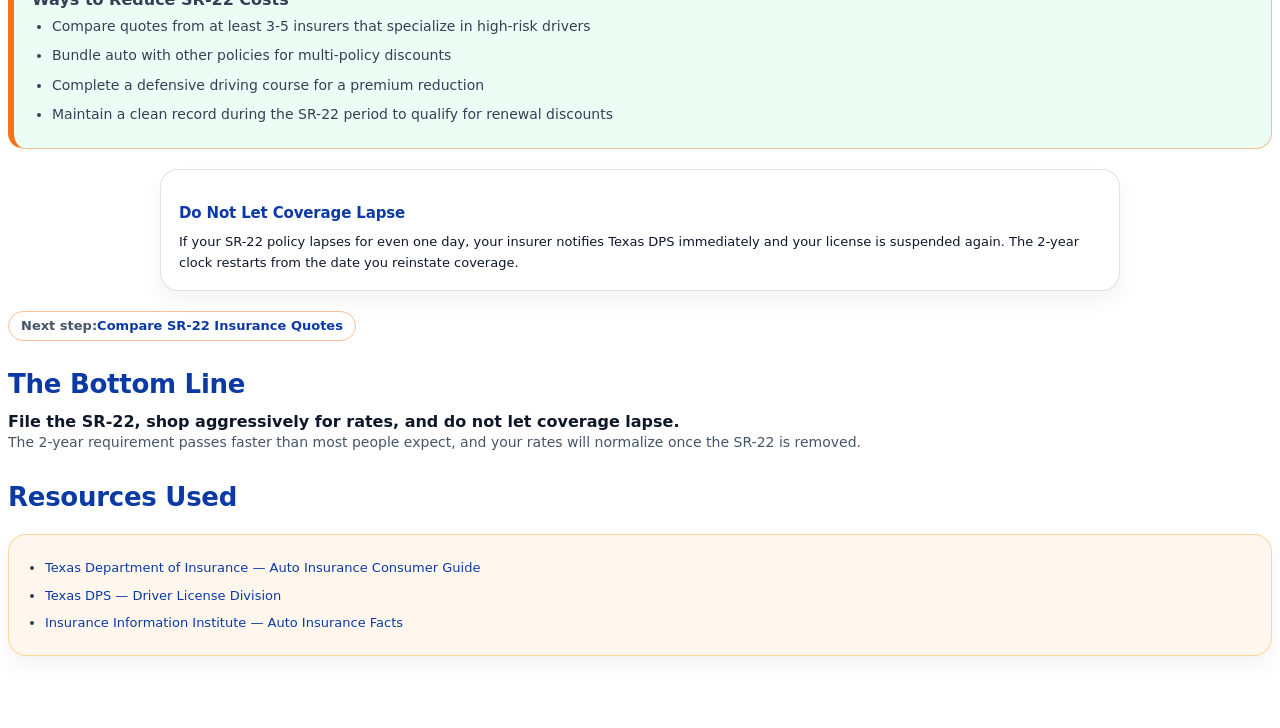
<file: modules/rl-components/examples/canopy-style-example.html>
<!DOCTYPE html>
<html lang="en">
<head>
  <meta charset="UTF-8">
  <meta name="viewport" content="width=device-width, initial-scale=1.0">
  <title>RL Components — Canopy Insurance Style</title>
  <link rel="preconnect" href="https://fonts.googleapis.com">
  <link href="https://fonts.googleapis.com/css2?family=Poppins:wght@400;700;800;900&display=swap" rel="stylesheet">
  <link rel="stylesheet" href="../css/rl-base.css">
  <link rel="stylesheet" href="../css/rl-layout.css">
  <link rel="stylesheet" href="../css/rl-hero.css">
  <link rel="stylesheet" href="../css/rl-cards.css">
  <link rel="stylesheet" href="../css/rl-faq.css">
  <link rel="stylesheet" href="../css/rl-tables.css">
  <link rel="stylesheet" href="../css/rl-callouts.css">
  <link rel="stylesheet" href="../css/rl-bullet-sections.css">
  <link rel="stylesheet" href="../css/rl-utility.css">
  <style>
    /* Canopy Insurance brand overrides */
    :root {
      --rl-primary: #00296B;
      --rl-primary-light: #0B3D91;
      --rl-primary-dark: #0f2344;
      --rl-accent: #f97316;
      --rl-accent-hover: #ea680b;
      --rl-accent-soft: rgba(249, 115, 22, 0.12);
      --rl-link: #2563eb;
      --rl-link-hover: #1d4ed8;
      --rl-border-accent: rgba(249, 115, 22, 0.45);
    }
  </style>
</head>
<body>

<section id="sr22-insurance-texas" class="rl-page rl-page--sr22-insurance-texas" data-rl-page="sr22-insurance-texas">
  <a class="rl-skip" href="#sr22-insurance-texas-faqs">Skip to FAQs</a>

  <div class="rl-wrap">

    <header class="rl-card rl-hero" aria-labelledby="sr22-insurance-texas-title">
      <div class="rl-card-inner">

        <nav class="rl-breadcrumb" aria-label="Breadcrumb">
          <a href="/">Home</a>
          <span class="sep" aria-hidden="true">&rarr;</span>
          <a href="/auto-insurance/">Auto Insurance</a>
          <span class="sep" aria-hidden="true">&rarr;</span>
          <span aria-current="page">SR-22 Insurance Texas</span>
        </nav>

        <div class="rl-eyebrow" aria-label="Auto Insurance">
          <span class="dot"></span>
          Auto Insurance
          <span class="sep" aria-hidden="true">&middot;</span>
          <strong>SR-22 Requirements</strong>
        </div>

        <h1 id="sr22-insurance-texas-title">SR-22 Insurance in Texas: What It Costs and How to File</h1>

        <div class="rl-meta" aria-label="Primary sources">
          <strong>Primary sources:</strong>
          <a href="https://www.tdi.texas.gov" target="_blank" rel="noopener noreferrer">Texas Dept. of Insurance</a>
          <span class="sep" aria-hidden="true">&middot;</span>
          <a href="https://www.dps.texas.gov" target="_blank" rel="noopener noreferrer">Texas DPS</a>
        </div>

        <nav class="rl-pills" aria-label="Jump to section">
          <a class="rl-pill" href="#what-is-sr22">What Is SR-22</a>
          <a class="rl-pill" href="#cost">Cost</a>
          <a class="rl-pill" href="#how-to-file">How to File</a>
          <a class="rl-pill" href="#sr22-insurance-texas-faqs">FAQs</a>
        </nav>

        <p class="rl-hero-lead">An SR-22 is a certificate proving you carry Texas minimum liability coverage. It costs $15-25 to file but raises your underlying insurance premiums by 40-70% on average. Texas requires an SR-22 for 2 years after a DWI conviction, driving without insurance, or license suspension.</p>

        <p class="rl-hero-lead">
          <span class="rl-next-pill">
            <span class="rl-next-label">Next step:</span>
            <a class="rl-next-link" href="/quote/">Compare SR-22 Insurance Quotes</a>
          </span>
        </p>

      </div>
    </header>

    <section class="rl-quick-grid" aria-label="SR-22 overview">
      <article class="rl-quick-card">
        <h3>What It Costs</h3>
        <ul>
          <li><strong>Filing fee:</strong> $15-25 one-time fee paid to your insurer for the SR-22 form</li>
          <li><strong>Premium impact:</strong> 40-70% average increase on your auto insurance premium</li>
          <li><strong>Duration:</strong> SR-22 required for 2 years in Texas after most violations</li>
        </ul>
      </article>
      <article class="rl-quick-card">
        <h3>Who Needs One</h3>
        <ul>
          <li><strong>DWI/DUI:</strong> Required after any DWI conviction in Texas, no exceptions</li>
          <li><strong>No insurance:</strong> Caught driving without coverage triggers SR-22 requirement</li>
          <li><strong>Suspended license:</strong> Reinstatement after suspension requires SR-22 proof</li>
        </ul>
      </article>
      <article class="rl-quick-card">
        <h3>How to File</h3>
        <ul>
          <li><strong>Contact insurer:</strong> Your current carrier files the SR-22 with Texas DPS</li>
          <li><strong>Processing time:</strong> Electronic filing takes 24-48 hours to reach DPS</li>
          <li><strong>No gaps:</strong> Any lapse in coverage triggers automatic DPS notification</li>
        </ul>
      </article>
      <article class="rl-quick-card">
        <h3>Key Rules</h3>
        <ul>
          <li><strong>Minimum coverage:</strong> 30/60/25 Texas liability minimums must be maintained</li>
          <li><strong>Lapse penalty:</strong> Coverage gap restarts the 2-year SR-22 clock from scratch</li>
          <li><strong>Removal:</strong> Insurer files SR-26 to remove SR-22 after requirement period ends</li>
        </ul>
      </article>
    </section>

    <section id="sr22-insurance-texas-faqs" class="rl-section" aria-labelledby="sr22-insurance-texas-faqs-heading">
      <div class="rl-section-head">
        <h2 id="sr22-insurance-texas-faqs-heading">Frequently Asked Questions</h2>
      </div>
      <div class="rl-faq" aria-label="SR-22 FAQs">
        <details>
          <summary>How much does SR-22 insurance cost in Texas?</summary>
          <div class="ans">The SR-22 filing itself costs $15-25 through your insurer. The real cost is the premium increase: expect to pay 40-70% more for your auto insurance policy while the SR-22 is active.</div>
        </details>
        <details>
          <summary>How long do I need an SR-22 in Texas?</summary>
          <div class="ans">Texas requires SR-22 coverage for 2 years from the filing date. Any lapse in coverage restarts the clock, so maintaining continuous insurance is critical.</div>
        </details>
        <details>
          <summary>Can I get SR-22 insurance without a car?</summary>
          <div class="ans">Yes. A non-owner SR-22 policy provides the liability coverage DPS requires even if you do not own a vehicle. This is common for drivers who borrow cars or plan to buy one later.</div>
        </details>
      </div>
    </section>

  </div>
</section>

<div class="rl-page main-content">
  <h2>The Bottom Line Up Front</h2>
  <strong>An SR-22 is just a form, not a separate insurance policy. Your insurer files it with Texas DPS to prove you carry minimum liability coverage.</strong>
  <p>The filing fee is minor ($15-25), but the premium increase is significant. Drivers with DWI convictions or insurance lapses should expect to pay 40-70% more for coverage during the 2-year requirement period. Shopping multiple carriers is the most effective way to reduce the cost impact.</p>

  <h2>What SR-22 Insurance Costs in Texas</h2>
  <div class="rl-table-scroll">
    <table class="rl-table">
      <thead>
        <tr><th>Cost Component</th><th>Typical Range</th></tr>
      </thead>
      <tbody>
        <tr><td>SR-22 filing fee</td><td>$15 - $25</td></tr>
        <tr><td>Premium increase (DWI)</td><td>50% - 70%</td></tr>
        <tr><td>Premium increase (no insurance)</td><td>40% - 55%</td></tr>
        <tr><td>Annual cost impact</td><td>$800 - $2,400</td></tr>
      </tbody>
    </table>
  </div>

  <div class="rl-bullet-section rl-bullet-section--green">
    <strong>Ways to Reduce SR-22 Costs</strong>
    <ul>
      <li>Compare quotes from at least 3-5 insurers that specialize in high-risk drivers</li>
      <li>Bundle auto with other policies for multi-policy discounts</li>
      <li>Complete a defensive driving course for a premium reduction</li>
      <li>Maintain a clean record during the SR-22 period to qualify for renewal discounts</li>
    </ul>
  </div>

  <div class="rl-callout rl-callout--warning">
    <h3>Do Not Let Coverage Lapse</h3>
    <p>If your SR-22 policy lapses for even one day, your insurer notifies Texas DPS immediately and your license is suspended again. The 2-year clock restarts from the date you reinstate coverage.</p>
  </div>

  <p>
    <span class="rl-next-pill">
      <span class="rl-next-label">Next step:</span>
      <a class="rl-next-link" href="/quote/">Compare SR-22 Insurance Quotes</a>
    </span>
  </p>

  <h2>The Bottom Line</h2>
  <strong>File the SR-22, shop aggressively for rates, and do not let coverage lapse.</strong>
  <p>The 2-year requirement passes faster than most people expect, and your rates will normalize once the SR-22 is removed.</p>

  <h2>Resources Used</h2>
  <div class="rl-callout rl-disclosure">
    <ul>
      <li><a href="https://www.tdi.texas.gov/consumer/auto-insurance.html" target="_blank" rel="noopener noreferrer">Texas Department of Insurance &mdash; Auto Insurance Consumer Guide</a></li>
      <li><a href="https://www.dps.texas.gov/section/driver-license" target="_blank" rel="noopener noreferrer">Texas DPS &mdash; Driver License Division</a></li>
      <li><a href="https://www.iii.org/fact-statistic/facts-statistics-auto-insurance" target="_blank" rel="noopener noreferrer">Insurance Information Institute &mdash; Auto Insurance Facts</a></li>
    </ul>
  </div>
</div>

</body>
</html>
</file>
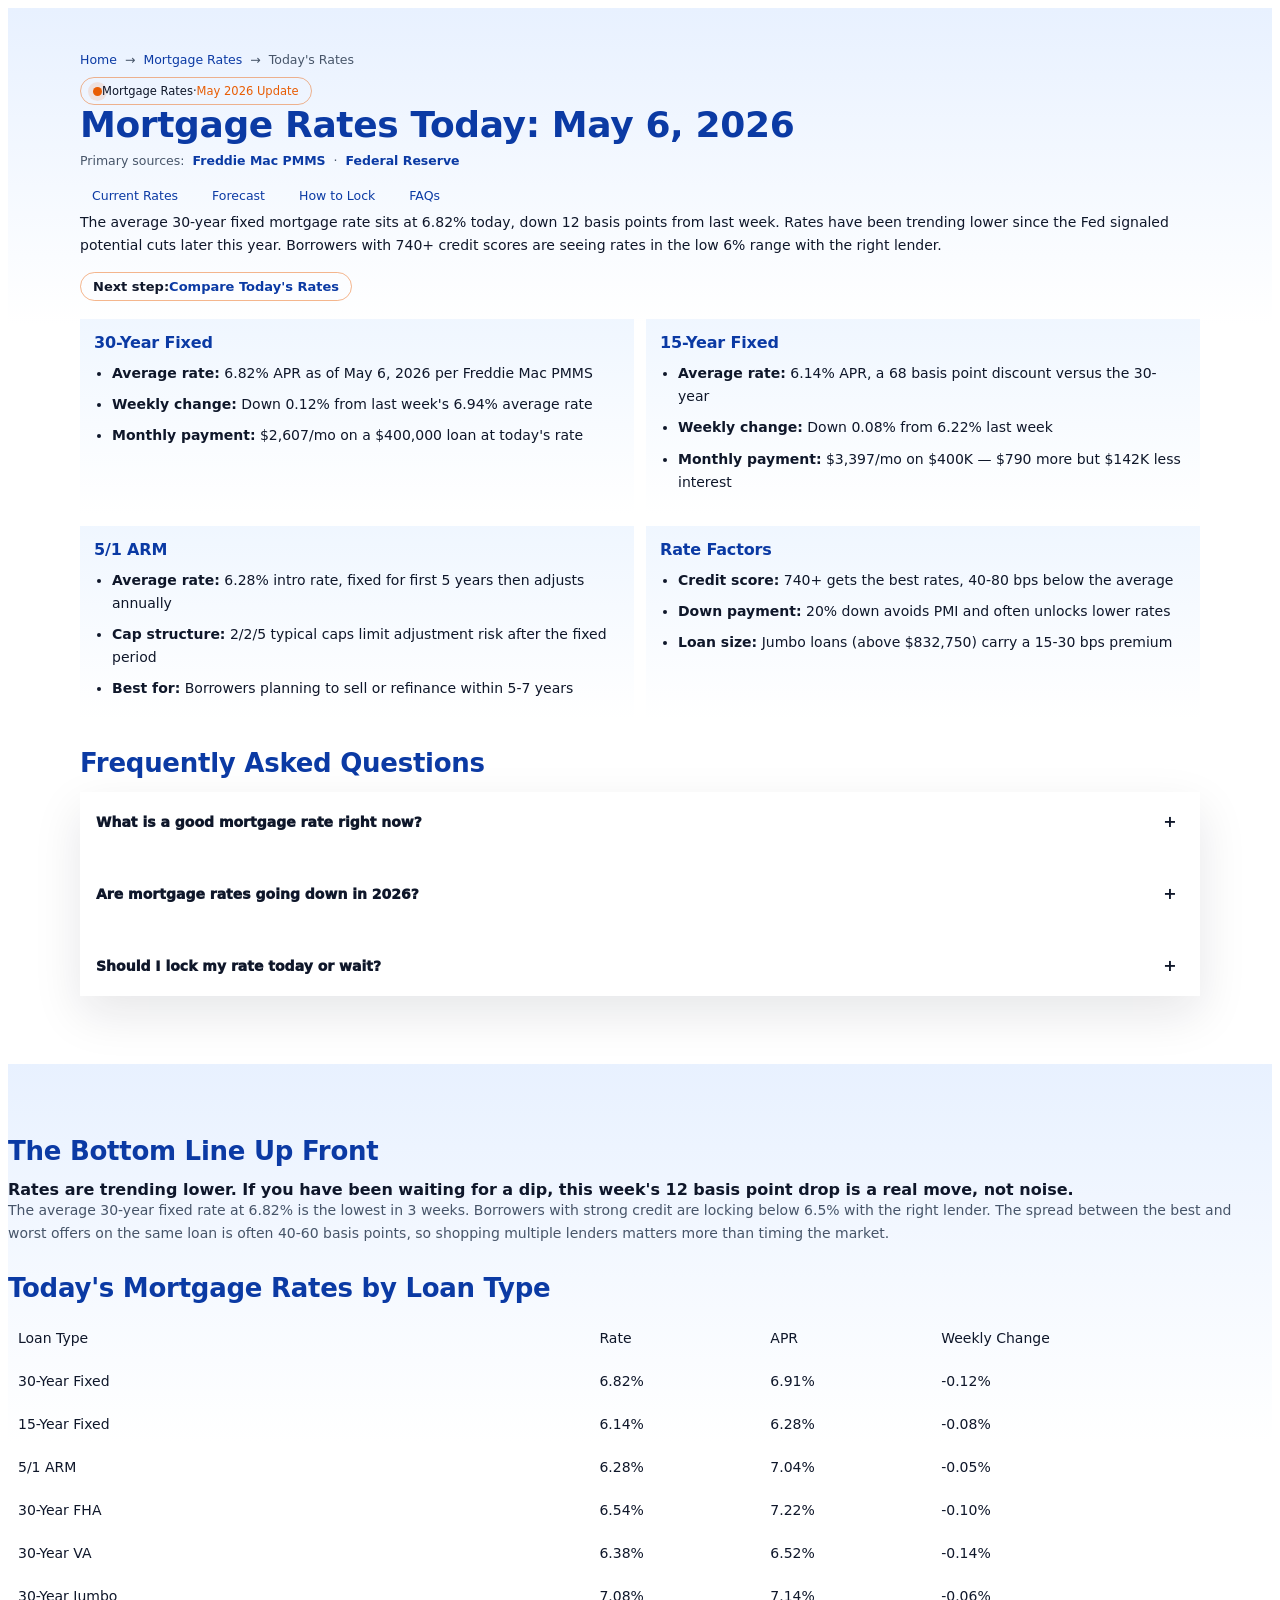
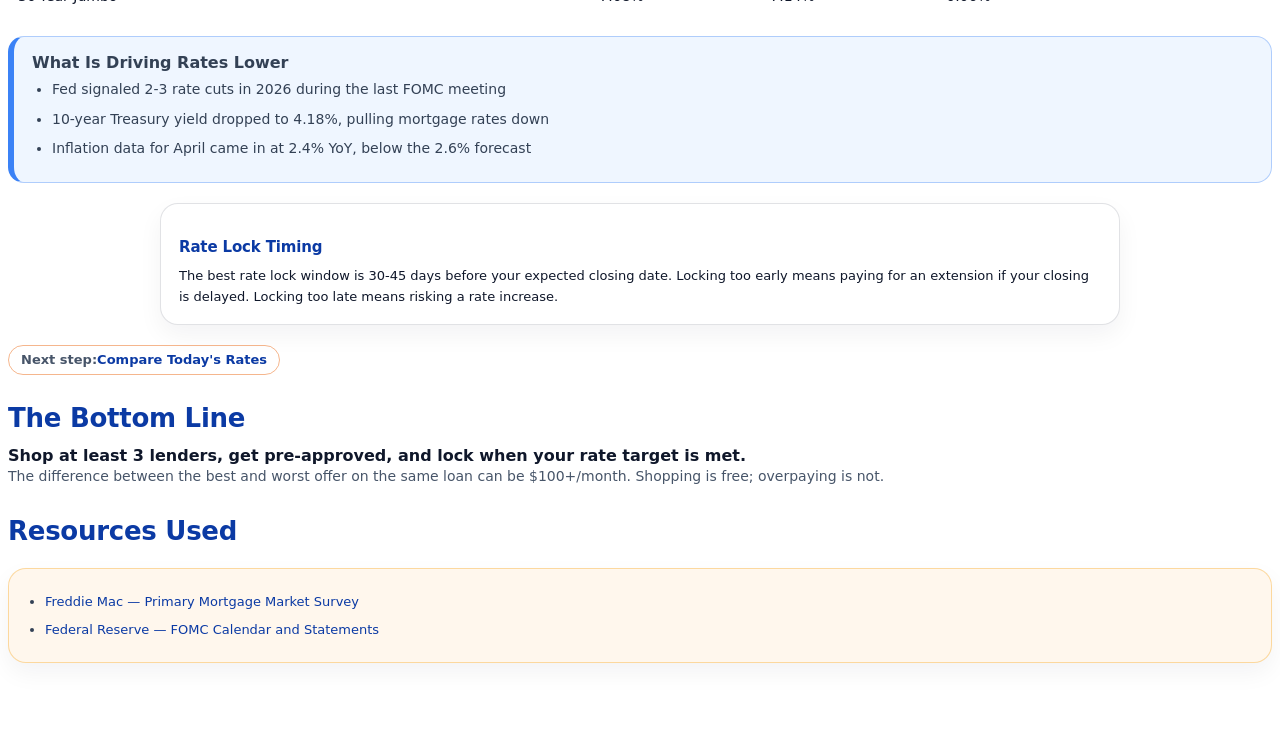
<file: modules/rl-components/examples/lrg-style-example.html>
<!DOCTYPE html>
<html lang="en">
<head>
  <meta charset="UTF-8">
  <meta name="viewport" content="width=device-width, initial-scale=1.0">
  <title>RL Components — LRG Style</title>
  <link rel="preconnect" href="https://fonts.googleapis.com">
  <link href="https://fonts.googleapis.com/css2?family=Poppins:wght@400;700;800;900&display=swap" rel="stylesheet">
  <link rel="stylesheet" href="../css/rl-base.css">
  <link rel="stylesheet" href="../css/rl-layout.css">
  <link rel="stylesheet" href="../css/rl-hero.css">
  <link rel="stylesheet" href="../css/rl-cards.css">
  <link rel="stylesheet" href="../css/rl-faq.css">
  <link rel="stylesheet" href="../css/rl-tables.css">
  <link rel="stylesheet" href="../css/rl-callouts.css">
  <link rel="stylesheet" href="../css/rl-bullet-sections.css">
  <link rel="stylesheet" href="../css/rl-utility.css">
  <style>
    /* LRG brand overrides — navy base with distinct accent */
    :root {
      --rl-primary: #1a365d;
      --rl-primary-light: #2b4c7e;
      --rl-primary-dark: #0f2344;
      --rl-accent: #e85d04;
      --rl-accent-hover: #d45303;
      --rl-accent-soft: rgba(232, 93, 4, 0.12);
      --rl-link: #2563eb;
      --rl-link-hover: #1d4ed8;
      --rl-border-accent: rgba(232, 93, 4, 0.45);
      --rl-bg-soft: #f7f9fc;
    }
  </style>
</head>
<body>

<section id="mortgage-rates-today" class="rl-page rl-page--mortgage-rates-today" data-rl-page="mortgage-rates-today">
  <a class="rl-skip" href="#mortgage-rates-today-faqs">Skip to FAQs</a>

  <div class="rl-wrap">

    <header class="rl-card rl-hero" aria-labelledby="mortgage-rates-today-title">
      <div class="rl-card-inner">

        <nav class="rl-breadcrumb" aria-label="Breadcrumb">
          <a href="/">Home</a>
          <span class="sep" aria-hidden="true">&rarr;</span>
          <a href="/mortgage-rates/">Mortgage Rates</a>
          <span class="sep" aria-hidden="true">&rarr;</span>
          <span aria-current="page">Today's Rates</span>
        </nav>

        <div class="rl-eyebrow" aria-label="Mortgage Rates">
          <span class="dot"></span>
          Mortgage Rates
          <span class="sep" aria-hidden="true">&middot;</span>
          <strong>May 2026 Update</strong>
        </div>

        <h1 id="mortgage-rates-today-title">Mortgage Rates Today: May 6, 2026</h1>

        <div class="rl-meta" aria-label="Primary sources">
          <strong>Primary sources:</strong>
          <a href="https://www.freddiemac.com/pmms" target="_blank" rel="noopener noreferrer">Freddie Mac PMMS</a>
          <span class="sep" aria-hidden="true">&middot;</span>
          <a href="https://www.federalreserve.gov" target="_blank" rel="noopener noreferrer">Federal Reserve</a>
        </div>

        <nav class="rl-pills" aria-label="Jump to section">
          <a class="rl-pill" href="#current-rates">Current Rates</a>
          <a class="rl-pill" href="#rate-forecast">Forecast</a>
          <a class="rl-pill" href="#how-to-lock">How to Lock</a>
          <a class="rl-pill" href="#mortgage-rates-today-faqs">FAQs</a>
        </nav>

        <p class="rl-hero-lead">The average 30-year fixed mortgage rate sits at 6.82% today, down 12 basis points from last week. Rates have been trending lower since the Fed signaled potential cuts later this year. Borrowers with 740+ credit scores are seeing rates in the low 6% range with the right lender.</p>

        <p class="rl-hero-lead">
          <span class="rl-next-pill">
            <span class="rl-next-label">Next step:</span>
            <a class="rl-next-link" href="/get-a-quote/">Compare Today's Rates</a>
          </span>
        </p>

      </div>
    </header>

    <section class="rl-quick-grid" aria-label="Rate overview">
      <article class="rl-quick-card">
        <h3>30-Year Fixed</h3>
        <ul>
          <li><strong>Average rate:</strong> 6.82% APR as of May 6, 2026 per Freddie Mac PMMS</li>
          <li><strong>Weekly change:</strong> Down 0.12% from last week's 6.94% average rate</li>
          <li><strong>Monthly payment:</strong> $2,607/mo on a $400,000 loan at today's rate</li>
        </ul>
      </article>
      <article class="rl-quick-card">
        <h3>15-Year Fixed</h3>
        <ul>
          <li><strong>Average rate:</strong> 6.14% APR, a 68 basis point discount versus the 30-year</li>
          <li><strong>Weekly change:</strong> Down 0.08% from 6.22% last week</li>
          <li><strong>Monthly payment:</strong> $3,397/mo on $400K — $790 more but $142K less interest</li>
        </ul>
      </article>
      <article class="rl-quick-card">
        <h3>5/1 ARM</h3>
        <ul>
          <li><strong>Average rate:</strong> 6.28% intro rate, fixed for first 5 years then adjusts annually</li>
          <li><strong>Cap structure:</strong> 2/2/5 typical caps limit adjustment risk after the fixed period</li>
          <li><strong>Best for:</strong> Borrowers planning to sell or refinance within 5-7 years</li>
        </ul>
      </article>
      <article class="rl-quick-card">
        <h3>Rate Factors</h3>
        <ul>
          <li><strong>Credit score:</strong> 740+ gets the best rates, 40-80 bps below the average</li>
          <li><strong>Down payment:</strong> 20% down avoids PMI and often unlocks lower rates</li>
          <li><strong>Loan size:</strong> Jumbo loans (above $832,750) carry a 15-30 bps premium</li>
        </ul>
      </article>
    </section>

    <section id="mortgage-rates-today-faqs" class="rl-section" aria-labelledby="mortgage-rates-today-faqs-heading">
      <div class="rl-section-head">
        <h2 id="mortgage-rates-today-faqs-heading">Frequently Asked Questions</h2>
      </div>
      <div class="rl-faq" aria-label="Rate FAQs">
        <details>
          <summary>What is a good mortgage rate right now?</summary>
          <div class="ans">A good 30-year fixed rate today is in the low 6% range for borrowers with 740+ credit scores and 20% down. The national average sits at 6.82%, so anything below that with a strong credit profile is competitive.</div>
        </details>
        <details>
          <summary>Are mortgage rates going down in 2026?</summary>
          <div class="ans">Rates have dropped 12 basis points this week and are trending lower. Most forecasts project rates reaching the low 6% range by late 2026, contingent on inflation continuing to moderate and the Fed cutting its benchmark rate.</div>
        </details>
        <details>
          <summary>Should I lock my rate today or wait?</summary>
          <div class="ans">If you are within 45 days of closing and rates are at or below your target, lock now. Rates can move quickly in either direction, and the risk of waiting often outweighs the potential savings of a slightly lower rate.</div>
        </details>
      </div>
    </section>

  </div>
</section>

<div class="rl-page main-content">
  <h2>The Bottom Line Up Front</h2>
  <strong>Rates are trending lower. If you have been waiting for a dip, this week's 12 basis point drop is a real move, not noise.</strong>
  <p>The average 30-year fixed rate at 6.82% is the lowest in 3 weeks. Borrowers with strong credit are locking below 6.5% with the right lender. The spread between the best and worst offers on the same loan is often 40-60 basis points, so shopping multiple lenders matters more than timing the market.</p>

  <h2>Today's Mortgage Rates by Loan Type</h2>
  <div class="rl-table-scroll">
    <table class="rl-table">
      <thead>
        <tr><th>Loan Type</th><th>Rate</th><th>APR</th><th>Weekly Change</th></tr>
      </thead>
      <tbody>
        <tr><td>30-Year Fixed</td><td>6.82%</td><td>6.91%</td><td>-0.12%</td></tr>
        <tr><td>15-Year Fixed</td><td>6.14%</td><td>6.28%</td><td>-0.08%</td></tr>
        <tr><td>5/1 ARM</td><td>6.28%</td><td>7.04%</td><td>-0.05%</td></tr>
        <tr><td>30-Year FHA</td><td>6.54%</td><td>7.22%</td><td>-0.10%</td></tr>
        <tr><td>30-Year VA</td><td>6.38%</td><td>6.52%</td><td>-0.14%</td></tr>
        <tr><td>30-Year Jumbo</td><td>7.08%</td><td>7.14%</td><td>-0.06%</td></tr>
      </tbody>
    </table>
  </div>

  <div class="rl-bullet-section rl-bullet-section--blue">
    <strong>What Is Driving Rates Lower</strong>
    <ul>
      <li>Fed signaled 2-3 rate cuts in 2026 during the last FOMC meeting</li>
      <li>10-year Treasury yield dropped to 4.18%, pulling mortgage rates down</li>
      <li>Inflation data for April came in at 2.4% YoY, below the 2.6% forecast</li>
    </ul>
  </div>

  <div class="rl-callout rl-callout--warning">
    <h3>Rate Lock Timing</h3>
    <p>The best rate lock window is 30-45 days before your expected closing date. Locking too early means paying for an extension if your closing is delayed. Locking too late means risking a rate increase.</p>
  </div>

  <p>
    <span class="rl-next-pill">
      <span class="rl-next-label">Next step:</span>
      <a class="rl-next-link" href="/get-a-quote/">Compare Today's Rates</a>
    </span>
  </p>

  <h2>The Bottom Line</h2>
  <strong>Shop at least 3 lenders, get pre-approved, and lock when your rate target is met.</strong>
  <p>The difference between the best and worst offer on the same loan can be $100+/month. Shopping is free; overpaying is not.</p>

  <h2>Resources Used</h2>
  <div class="rl-callout rl-disclosure">
    <ul>
      <li><a href="https://www.freddiemac.com/pmms" target="_blank" rel="noopener noreferrer">Freddie Mac &mdash; Primary Mortgage Market Survey</a></li>
      <li><a href="https://www.federalreserve.gov/monetarypolicy/fomccalendars.htm" target="_blank" rel="noopener noreferrer">Federal Reserve &mdash; FOMC Calendar and Statements</a></li>
    </ul>
  </div>
</div>

</body>
</html>
</file>
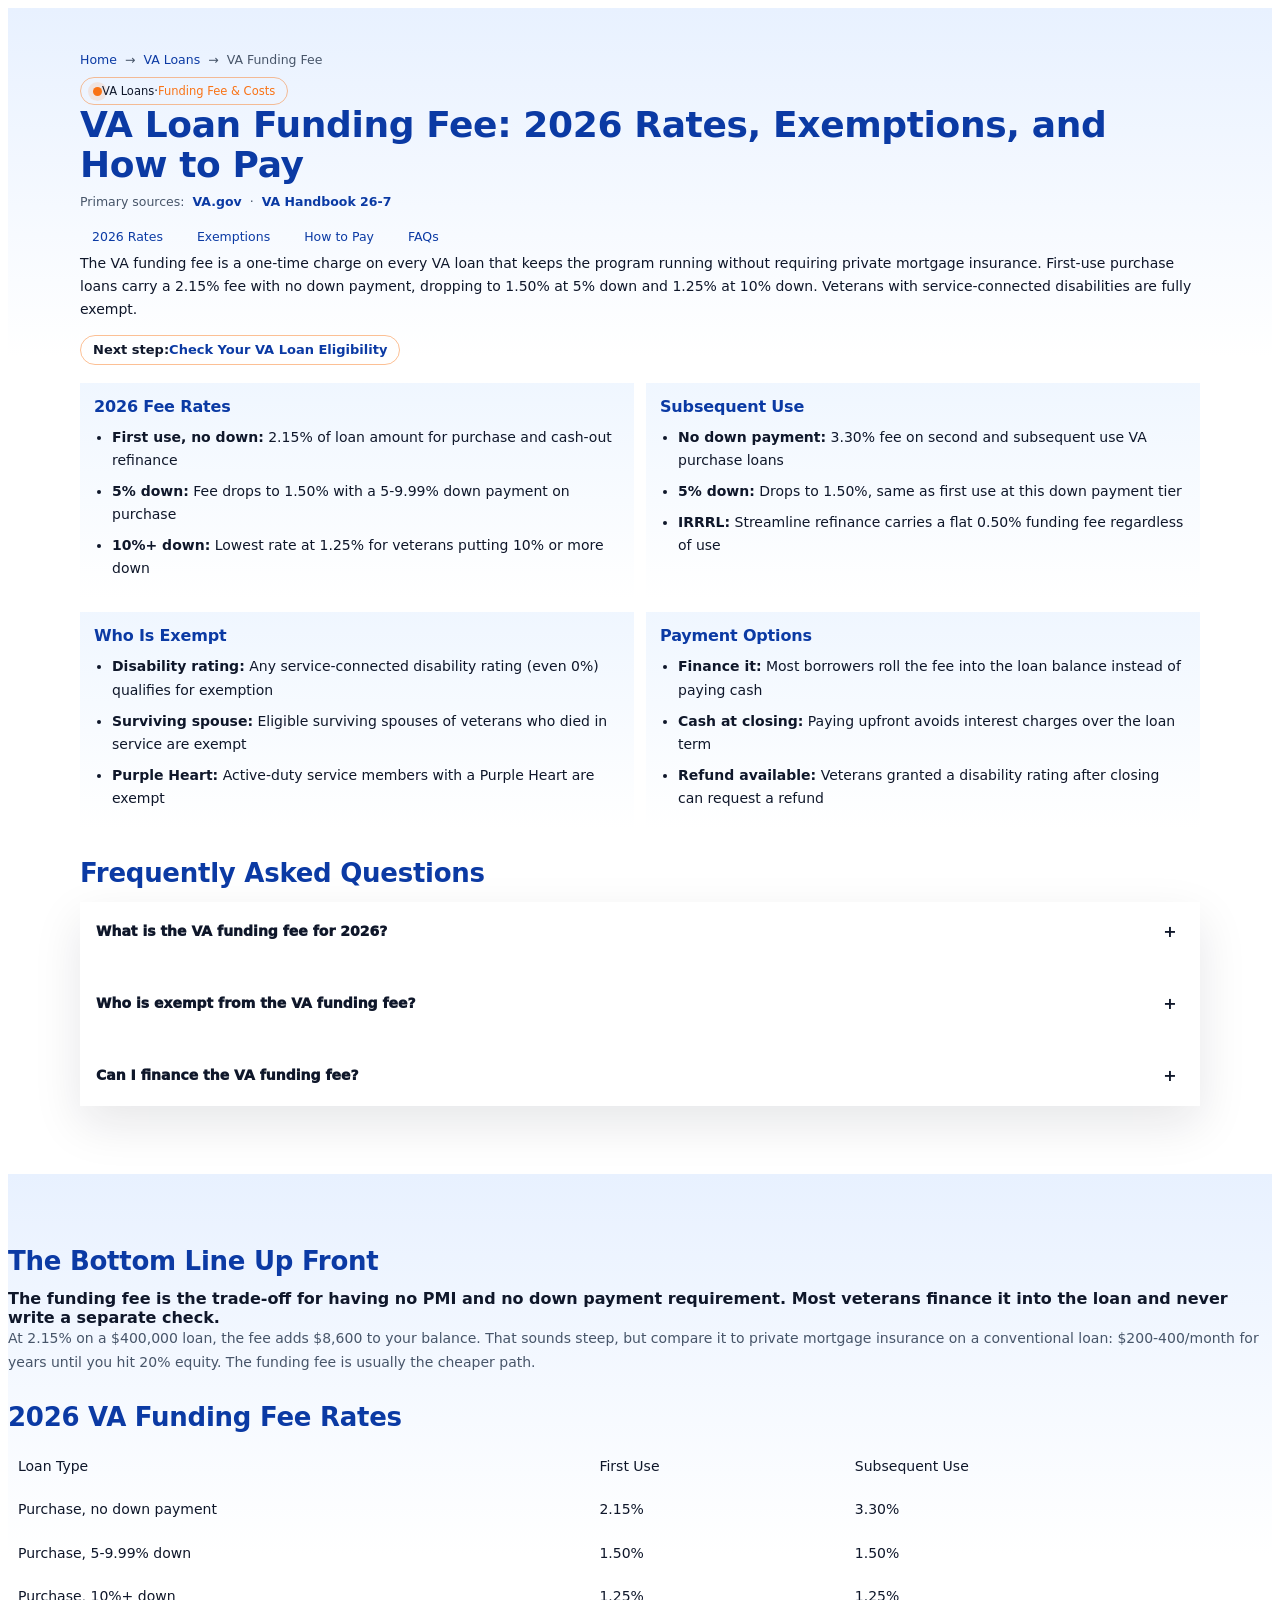
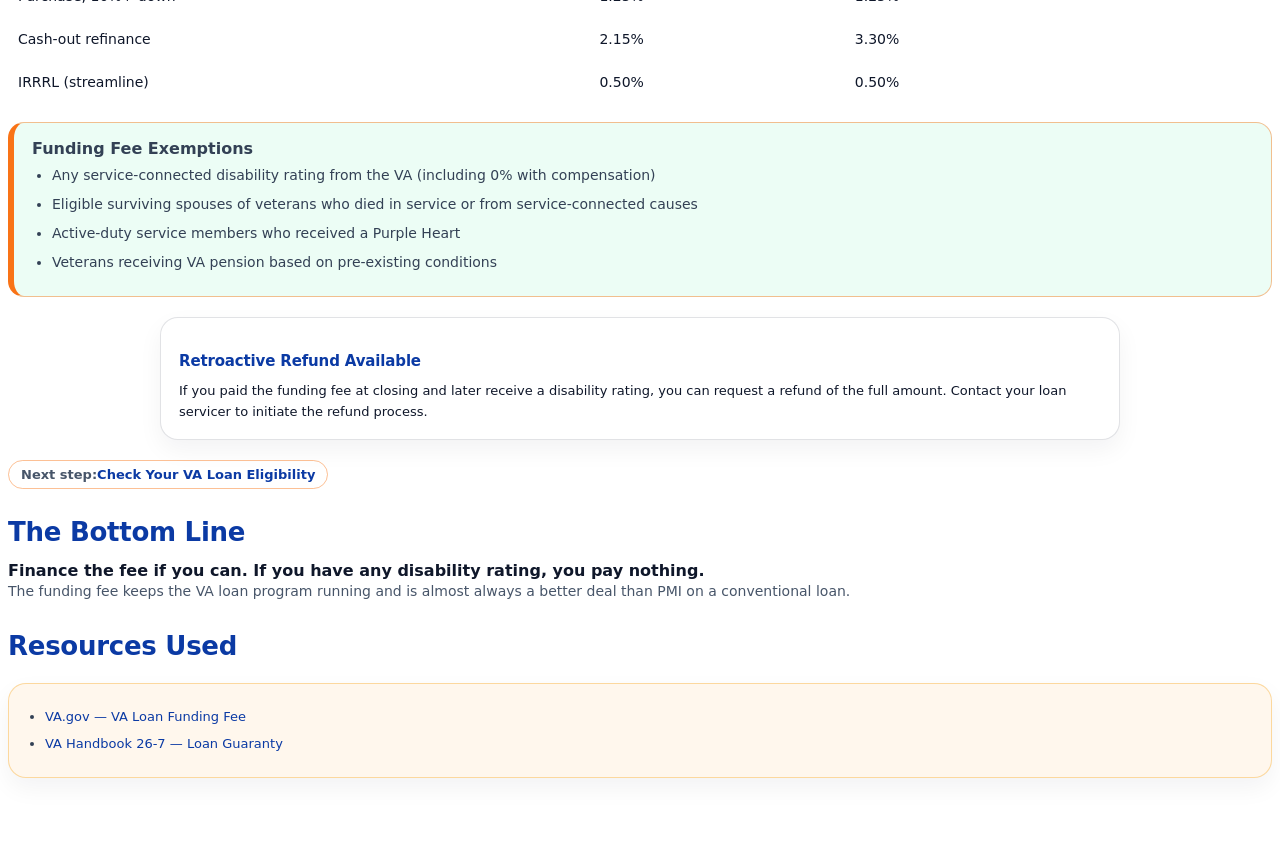
<file: modules/rl-components/examples/valn-style-example.html>
<!DOCTYPE html>
<html lang="en">
<head>
  <meta charset="UTF-8">
  <meta name="viewport" content="width=device-width, initial-scale=1.0">
  <title>RL Components — VA Loan Network Style</title>
  <link rel="preconnect" href="https://fonts.googleapis.com">
  <link href="https://fonts.googleapis.com/css2?family=Poppins:wght@400;700;800;900&display=swap" rel="stylesheet">
  <link rel="stylesheet" href="../css/rl-base.css">
  <link rel="stylesheet" href="../css/rl-layout.css">
  <link rel="stylesheet" href="../css/rl-hero.css">
  <link rel="stylesheet" href="../css/rl-cards.css">
  <link rel="stylesheet" href="../css/rl-faq.css">
  <link rel="stylesheet" href="../css/rl-tables.css">
  <link rel="stylesheet" href="../css/rl-callouts.css">
  <link rel="stylesheet" href="../css/rl-bullet-sections.css">
  <link rel="stylesheet" href="../css/rl-utility.css">
  <style>
    /* VA Loan Network brand overrides */
    :root {
      --rl-primary: #00296B;
      --rl-primary-light: #0B3D91;
      --rl-primary-dark: #001B45;
      --rl-accent: #f97316;
      --rl-accent-hover: #ea680b;
      --rl-accent-soft: rgba(249, 115, 22, 0.12);
      --rl-link: #0A66C2;
      --rl-link-hover: #084E94;
      --rl-border-accent: rgba(249, 115, 22, 0.45);
    }
  </style>
</head>
<body>

<section id="va-funding-fee" class="rl-page rl-page--va-funding-fee" data-rl-page="va-funding-fee">
  <a class="rl-skip" href="#va-funding-fee-faqs">Skip to FAQs</a>

  <div class="rl-wrap">

    <header class="rl-card rl-hero" aria-labelledby="va-funding-fee-title">
      <div class="rl-card-inner">

        <nav class="rl-breadcrumb" aria-label="Breadcrumb">
          <a href="/">Home</a>
          <span class="sep" aria-hidden="true">&rarr;</span>
          <a href="/va-loans/">VA Loans</a>
          <span class="sep" aria-hidden="true">&rarr;</span>
          <span aria-current="page">VA Funding Fee</span>
        </nav>

        <div class="rl-eyebrow" aria-label="VA Loans">
          <span class="dot"></span>
          VA Loans
          <span class="sep" aria-hidden="true">&middot;</span>
          <strong>Funding Fee &amp; Costs</strong>
        </div>

        <h1 id="va-funding-fee-title">VA Loan Funding Fee: 2026 Rates, Exemptions, and How to Pay</h1>

        <div class="rl-meta" aria-label="Primary sources">
          <strong>Primary sources:</strong>
          <a href="https://www.va.gov/housing-assistance/home-loans/funding-fee/" target="_blank" rel="noopener noreferrer">VA.gov</a>
          <span class="sep" aria-hidden="true">&middot;</span>
          <a href="https://www.benefits.va.gov/WARMS/pam26_7.asp" target="_blank" rel="noopener noreferrer">VA Handbook 26-7</a>
        </div>

        <nav class="rl-pills" aria-label="Jump to section">
          <a class="rl-pill" href="#rates">2026 Rates</a>
          <a class="rl-pill" href="#exemptions">Exemptions</a>
          <a class="rl-pill" href="#how-to-pay">How to Pay</a>
          <a class="rl-pill" href="#va-funding-fee-faqs">FAQs</a>
        </nav>

        <p class="rl-hero-lead">The VA funding fee is a one-time charge on every VA loan that keeps the program running without requiring private mortgage insurance. First-use purchase loans carry a 2.15% fee with no down payment, dropping to 1.50% at 5% down and 1.25% at 10% down. Veterans with service-connected disabilities are fully exempt.</p>

        <p class="rl-hero-lead">
          <span class="rl-next-pill">
            <span class="rl-next-label">Next step:</span>
            <a class="rl-next-link" href="/compare-loan-offers/">Check Your VA Loan Eligibility</a>
          </span>
        </p>

      </div>
    </header>

    <section class="rl-quick-grid" aria-label="VA funding fee overview">
      <article class="rl-quick-card">
        <h3>2026 Fee Rates</h3>
        <ul>
          <li><strong>First use, no down:</strong> 2.15% of loan amount for purchase and cash-out refinance</li>
          <li><strong>5% down:</strong> Fee drops to 1.50% with a 5-9.99% down payment on purchase</li>
          <li><strong>10%+ down:</strong> Lowest rate at 1.25% for veterans putting 10% or more down</li>
        </ul>
      </article>
      <article class="rl-quick-card">
        <h3>Subsequent Use</h3>
        <ul>
          <li><strong>No down payment:</strong> 3.30% fee on second and subsequent use VA purchase loans</li>
          <li><strong>5% down:</strong> Drops to 1.50%, same as first use at this down payment tier</li>
          <li><strong>IRRRL:</strong> Streamline refinance carries a flat 0.50% funding fee regardless of use</li>
        </ul>
      </article>
      <article class="rl-quick-card">
        <h3>Who Is Exempt</h3>
        <ul>
          <li><strong>Disability rating:</strong> Any service-connected disability rating (even 0%) qualifies for exemption</li>
          <li><strong>Surviving spouse:</strong> Eligible surviving spouses of veterans who died in service are exempt</li>
          <li><strong>Purple Heart:</strong> Active-duty service members with a Purple Heart are exempt</li>
        </ul>
      </article>
      <article class="rl-quick-card">
        <h3>Payment Options</h3>
        <ul>
          <li><strong>Finance it:</strong> Most borrowers roll the fee into the loan balance instead of paying cash</li>
          <li><strong>Cash at closing:</strong> Paying upfront avoids interest charges over the loan term</li>
          <li><strong>Refund available:</strong> Veterans granted a disability rating after closing can request a refund</li>
        </ul>
      </article>
    </section>

    <section id="va-funding-fee-faqs" class="rl-section" aria-labelledby="va-funding-fee-faqs-heading">
      <div class="rl-section-head">
        <h2 id="va-funding-fee-faqs-heading">Frequently Asked Questions</h2>
      </div>
      <div class="rl-faq" aria-label="VA funding fee FAQs">
        <details>
          <summary>What is the VA funding fee for 2026?</summary>
          <div class="ans">For first-use purchase loans with no down payment, the VA funding fee is 2.15% of the loan amount. The fee decreases with larger down payments: 1.50% at 5% down and 1.25% at 10% or more down.</div>
        </details>
        <details>
          <summary>Who is exempt from the VA funding fee?</summary>
          <div class="ans">Veterans with any service-connected disability rating, eligible surviving spouses, and active-duty members with a Purple Heart are exempt from the funding fee.</div>
        </details>
        <details>
          <summary>Can I finance the VA funding fee?</summary>
          <div class="ans">Yes. Most borrowers roll the funding fee into the loan balance. This means you do not pay it out of pocket at closing, but you will pay interest on it over the life of the loan.</div>
        </details>
      </div>
    </section>

  </div>
</section>

<div class="rl-page main-content">
  <h2>The Bottom Line Up Front</h2>
  <strong>The funding fee is the trade-off for having no PMI and no down payment requirement. Most veterans finance it into the loan and never write a separate check.</strong>
  <p>At 2.15% on a $400,000 loan, the fee adds $8,600 to your balance. That sounds steep, but compare it to private mortgage insurance on a conventional loan: $200-400/month for years until you hit 20% equity. The funding fee is usually the cheaper path.</p>

  <h2>2026 VA Funding Fee Rates</h2>
  <div class="rl-table-scroll">
    <table class="rl-table">
      <thead>
        <tr><th>Loan Type</th><th>First Use</th><th>Subsequent Use</th></tr>
      </thead>
      <tbody>
        <tr><td>Purchase, no down payment</td><td>2.15%</td><td>3.30%</td></tr>
        <tr><td>Purchase, 5-9.99% down</td><td>1.50%</td><td>1.50%</td></tr>
        <tr><td>Purchase, 10%+ down</td><td>1.25%</td><td>1.25%</td></tr>
        <tr><td>Cash-out refinance</td><td>2.15%</td><td>3.30%</td></tr>
        <tr><td>IRRRL (streamline)</td><td>0.50%</td><td>0.50%</td></tr>
      </tbody>
    </table>
  </div>

  <div class="rl-bullet-section rl-bullet-section--green">
    <strong>Funding Fee Exemptions</strong>
    <ul>
      <li>Any service-connected disability rating from the VA (including 0% with compensation)</li>
      <li>Eligible surviving spouses of veterans who died in service or from service-connected causes</li>
      <li>Active-duty service members who received a Purple Heart</li>
      <li>Veterans receiving VA pension based on pre-existing conditions</li>
    </ul>
  </div>

  <div class="rl-callout rl-callout--info">
    <h3>Retroactive Refund Available</h3>
    <p>If you paid the funding fee at closing and later receive a disability rating, you can request a refund of the full amount. Contact your loan servicer to initiate the refund process.</p>
  </div>

  <p>
    <span class="rl-next-pill">
      <span class="rl-next-label">Next step:</span>
      <a class="rl-next-link" href="/compare-loan-offers/">Check Your VA Loan Eligibility</a>
    </span>
  </p>

  <h2>The Bottom Line</h2>
  <strong>Finance the fee if you can. If you have any disability rating, you pay nothing.</strong>
  <p>The funding fee keeps the VA loan program running and is almost always a better deal than PMI on a conventional loan.</p>

  <h2>Resources Used</h2>
  <div class="rl-callout rl-disclosure">
    <ul>
      <li><a href="https://www.va.gov/housing-assistance/home-loans/funding-fee/" target="_blank" rel="noopener noreferrer">VA.gov &mdash; VA Loan Funding Fee</a></li>
      <li><a href="https://www.benefits.va.gov/WARMS/pam26_7.asp" target="_blank" rel="noopener noreferrer">VA Handbook 26-7 &mdash; Loan Guaranty</a></li>
    </ul>
  </div>
</div>

</body>
</html>
</file>
<file: modules/rl-components/css/rl-base.css>
/* VALN Interactive Pages — Shared CSS
   - Scoped to .rl-page (recommended).
   - Backward compatible with .rl-page.
   - No CSS variables / :where() so WP's built-in editor linter won't block saves.
*/

/* Root wrapper */
.rl-page{
  font-family: system-ui,-apple-system,BlinkMacSystemFont,"SF Pro Text","Segoe UI",Roboto,Helvetica,Arial,sans-serif;
  color:#0f172a;

  background:
    radial-gradient(1200px 600px at 12% 0, rgba(37,99,235,.12), transparent 55%),
    radial-gradient(900px 500px at 88% 12%, rgba(59,130,246,.10), transparent 60%),
    #f5f7ff;

  padding:28px 16px 72px;
}

@media (max-width:640px){
  .rl-page{ padding:20px 12px 64px; }
}

.rl-page,
.rl-page *{ box-sizing:border-box; }

/* Focus */
.rl-page a:focus,
.rl-page button:focus,
.rl-page input:focus,
.rl-page select:focus,
.rl-page summary:focus,
.rl-page textarea:focus{
  outline:3px solid rgba(37,99,235,.35);
  outline-offset:2px;
  border-radius:10px;
}

.rl-page a{ color:#2563eb; text-decoration:none; }
.rl-page a:hover{ text-decoration:underline; }

/* Wrap */
.rl-page .rl-wrap{ max-width:1120px; margin:0 auto; }

/* Hide helper (JS can override with inline style when needed) */
.rl-page .rl-hide{ display:none; }

/* Honeypot wrapper for forms */
.rl-page .rl-hp-wrap{ position:absolute; left:-9999px; width:1px; height:1px; overflow:hidden; }

/* Defensive typography against theme overrides */
.rl-page p,
.rl-page li,
.rl-page td,
.rl-page th,
.rl-page dt,
.rl-page dd,
.rl-page label,
.rl-page input,
.rl-page select,
.rl-page button,
.rl-page summary{
  font-size:14px;
  line-height:1.65;
}

.rl-page h1,
.rl-page h2,
.rl-page h3,
.rl-page h4{
  color:#0b3aa4 !important;
  letter-spacing:-.01em;
  margin:0;
}

/* Headings (avoid clamp() so WP linter won't complain) */
.rl-page h1{
  font-size:36px;
  font-weight:900;
  line-height:1.12;
}
@media (max-width:640px){
  .rl-page h1{ font-size:30px; }
}

.rl-page h2{
  font-size:26px;
  font-weight:850;
  line-height:1.22;
}
@media (max-width:640px){
  .rl-page h2{ font-size:22px; }
}

.rl-page h3{
  font-size:16px;
  font-weight:850;
  line-height:1.22;
}

.rl-page h4{
  font-size:15px;
  font-weight:850;
  line-height:1.25;
}

.rl-page p{
  margin:0 0 10px;
  color:#475569;
  max-width:100% !important;
}
.rl-page p:last-child{ margin-bottom:0; }

/* Skip link */
.rl-page .rl-skip{
  position:absolute;
  left:-9999px;
  top:10px;
  z-index:9999;
  background:#fff;
  color:#0f172a;
  border:2px solid #2563eb;
  border-radius:12px;
  padding:10px 12px;
  font-weight:850;
}
.rl-page .rl-skip:focus{ left:12px; }

/* Cards */
.rl-page .rl-card{
  background:#ffffff;
  border:1px solid #e2e8f0;
  border-radius:24px;
  box-shadow:0 12px 34px rgba(15,23,42,.10), 0 2px 10px rgba(15,23,42,.06);
}
.rl-page .rl-card-inner{ padding:22px 22px 20px; }
@media (max-width:640px){
  .rl-page .rl-card-inner{ padding:16px 14px; }
}

/* Hero */
.rl-page .rl-hero{ margin-bottom:18px; }

.rl-page .rl-breadcrumb{
  display:flex;
  flex-wrap:wrap;
  gap:8px;
  align-items:center;
  color:#475569;
  font-size:12.5px;
}
.rl-page .rl-breadcrumb a{ font-weight:800; }
.rl-page .rl-breadcrumb .sep,
.rl-page .rl-breadcrumb span[aria-hidden="true"]{ color:#94a3b8; }

.rl-page .rl-eyebrow,
.rl-page .rl-hero-eyebrow{
  display:inline-flex;
  align-items:center;
  gap:8px;
  padding:6px 12px;
  border-radius:999px;
  background:#fff;
  border:1px solid rgba(22,163,74,.45);
  color:#475569;
  font-size:11.5px;
  text-transform:uppercase;
  letter-spacing:.06em;
  margin-top:10px;
}

.rl-page .rl-eyebrow .dot,
.rl-page .rl-hero-dot{
  width:9px; height:9px; border-radius:999px;
  background:#16a34a;
  box-shadow:0 0 0 5px rgba(22,163,74,.22);
}

.rl-page .rl-eyebrow strong,
.rl-page .rl-accent-word{ color:#16a34a; font-weight:900; }

.rl-page .rl-meta,
.rl-page .rl-hero-meta{
  display:flex;
  flex-wrap:wrap;
  gap:8px;
  align-items:center;
  margin-top:8px;
  color:#475569;
  font-size:12.5px;
  width:100%;
}

.rl-page .rl-meta strong{ color:#0f172a; font-weight:800; }
.rl-page .rl-meta .sep{ color:#94a3b8; }

.rl-page .rl-hero-lead,
.rl-page .rl-hero-lead{
  margin-top:10px;
  color:#475569;
  width:100%;
  max-width:100% !important;
}

/* Pills */
.rl-page .rl-pills,
.rl-page .rl-hero-jumps{
  display:flex;
  flex-wrap:wrap;
  gap:10px;
  margin-top:12px;
  padding:0;
}

@media (max-width:760px){
  .rl-page .rl-pills,
  .rl-page .rl-hero-jumps{
    flex-wrap:nowrap;
    overflow-x:auto;
    padding-bottom:6px;
    -webkit-overflow-scrolling:touch;
  }
  .rl-page .rl-pills::-webkit-scrollbar,
  .rl-page .rl-hero-jumps::-webkit-scrollbar{ display:none; }
}

.rl-page .rl-pill,
.rl-page .rl-pill{
  display:inline-flex;
  align-items:center;
  justify-content:center;
  padding:8px 12px;
  border-radius:999px;
  border:1px solid #c7d2fe;
  background:#fff;
  color:#0b3aa4;
  font-weight:850;
  font-size:12.5px;
  white-space:nowrap;
  text-decoration:none !important;
  user-select:none;
}

.rl-page .rl-pill:hover,
.rl-page .rl-pill:hover{ background:#eef2ff; text-decoration:none !important; }

/* Buttons */
.rl-page .rl-ctas,
.rl-page .rl-hero-ctas,
.rl-page .rl-form-actions,
.rl-page .rl-ctas{
  display:flex;
  flex-wrap:wrap;
  gap:10px;
  margin-top:14px;
  align-items:center;
}

.rl-page .rl-btn{
  display:inline-flex;
  align-items:center;
  justify-content:center;
  gap:8px;
  border-radius:999px;
  border:1px solid transparent;
  padding:11px 18px;
  font-weight:900;
  font-size:14px;
  cursor:pointer;
  text-decoration:none !important;
  line-height:1.2;
  user-select:none;
}

@media (max-width:640px){
  .rl-page .rl-btn{ padding:10px 14px; font-size:13.5px; }
}

.rl-page .rl-btn--primary,
.rl-page .rl-lead-pill{
  background:#0b3aa4;
  border-color:#0b3aa4;
  color:#fff !important;
}
.rl-page .rl-btn--primary:hover,
.rl-page .rl-lead-pill:hover{ background:#082f7f; border-color:#082f7f; }

.rl-page .rl-btn--secondary,
.rl-page .rl-btn--ghost{
  background:#fff;
  border-color:#c7d2fe;
  color:#0b3aa4 !important;
}
.rl-page .rl-btn--secondary:hover,
.rl-page .rl-btn--ghost:hover{ background:#f1f5ff; }

.rl-page .rl-btn--success,
.rl-page .rl-btn--success-pill{
  background:#0b3aa4;
  border-color:#0b3aa4;
  color:#fff !important;
}
.rl-page .rl-btn--success:hover,
.rl-page .rl-btn--success-pill:hover{ background:#082f7f; border-color:#082f7f; }

/* Optional green filled button (use intentionally; not the default primary CTA) */
.rl-page .rl-btn--green{
  background:#16a34a;
  border-color:#16a34a;
  color:#fff !important;
}
.rl-page .rl-btn--green:hover{ background:#15803d; border-color:#15803d; }

/* Compare/Offer buttons: white with green border + green text */
.rl-page .rl-btn--compare,
.rl-page a.rl-btn--compare{
  background:#fff !important;
  border-color:rgba(22,163,74,.55) !important;
  color:#15803d !important;
  text-decoration:none !important;
}
.rl-page .rl-btn--compare:hover,
.rl-page a.rl-btn--compare:hover{
  background:#ecfdf5 !important;
  border-color:rgba(22,163,74,.65) !important;
  color:#15803d !important;
  text-decoration:none !important;
}

/* Reset: red text, no pill */
.rl-page .rl-btn--reset-link,
.rl-page button.rl-btn--reset-link{
  background:transparent !important;
  border:0 !important;
  padding:0 !important;
  border-radius:0 !important;
  color:#dc2626 !important;
  font-weight:900;
}
.rl-page .rl-btn--reset-link:hover{ text-decoration:underline !important; background:transparent !important; }

/* Small button */
.rl-page .rl-btn--small{ padding:8px 14px; font-size:13px; }

/* Quick cards */
.rl-page .rl-quick-grid{
  display:grid;
  grid-template-columns:repeat(2,minmax(0,1fr));
  gap:12px;
  margin-top:14px;
}
@media (max-width:860px){ .rl-page .rl-quick-grid{ grid-template-columns:minmax(0,1fr); } }

.rl-page .rl-quick-card{
  border-radius:18px;
  border:1px solid #bfdbfe;
  background:linear-gradient(180deg, rgba(239,246,255,.96) 0%, rgba(255,255,255,.98) 100%);
  padding:14px 14px 12px;
  box-shadow:0 12px 30px rgba(15,23,42,.08);
}
.rl-page .rl-quick-card h3{ font-size:15px; font-weight:900; margin-bottom:8px; color:#0b3aa4; }

.rl-page .rl-quick-card ul,
.rl-page .rl-result-body ul,
.rl-page .rl-callout ul{
  margin:0 !important;
  padding-left:18px !important;
  list-style-type:disc !important;
  list-style-position:outside !important;
  color:#475569;
}
.rl-page .rl-quick-card li,
.rl-page .rl-result-body li,
.rl-page .rl-callout li{ margin:8px 0; display:list-item !important; }

/* Sections */
.rl-page .rl-section{ margin-top:26px; }
.rl-page .rl-section-head,
.rl-page .rl-section-head{ margin-bottom:10px; }
.rl-page .rl-section-head p,
.rl-page .rl-section-head p{ margin:6px 0 0; color:#475569; max-width:100% !important; }

/* Tables */
.rl-page .rl-table-scroll{
  width:100%;
  overflow-x:auto;
  -webkit-overflow-scrolling:touch;
  border-radius:18px;
  border:1px solid #e2e8f0;
  background:#fff;
}

/* If a theme sets tables to display:block, force table layout inside RL wrapper */
.rl-page table{ display:table; border-collapse:collapse; }

.rl-page .rl-table,
.rl-page .rl-compare-table{
  width:100%;
  border-collapse:collapse;
  table-layout:auto;
  font-size:13px;
}

/* Default: allow tables to shrink on mobile without forcing huge min-width.
   If you need horizontal scroll, add data-vln-table="scroll" on the table. */
.rl-page .rl-table[data-vln-table="scroll"],
.rl-page .rl-compare-table[data-vln-table="scroll"]{
  min-width:640px;
}

.rl-page .rl-table th,
.rl-page .rl-table td,
.rl-page .rl-compare-table th,
.rl-page .rl-compare-table td{
  border-bottom:1px solid #e2e8f0;
  padding:10px 10px;
  text-align:left;
  vertical-align:top;
}

@media (max-width:640px){
  .rl-page .rl-table th,
  .rl-page .rl-table td,
  .rl-page .rl-compare-table th,
  .rl-page .rl-compare-table td{
    padding:8px 8px;
  }
}

.rl-page .rl-table thead th,
.rl-page .rl-compare-table thead th{
  background:#f8fafc;
  color:#0f172a;
  font-weight:850;
}

/* Keep key cells (like “30-year fixed”) on one line */
.rl-page .rl-table th:first-child,
.rl-page .rl-table td:first-child{
  white-space:nowrap;
  width:46%;
}
.rl-page .rl-table th:not(:first-child),
.rl-page .rl-table td:not(:first-child){
  white-space:nowrap;
}

/* Tool shell */
.rl-page .rl-tool-shell{
  border-radius:24px;
  border:1px solid #e2e8f0;
  background:rgba(248,250,252,.92);
  padding:16px;
  box-shadow:0 12px 34px rgba(15,23,42,.10), 0 2px 10px rgba(15,23,42,.06);
}
@media (max-width:640px){ .rl-page .rl-tool-shell{ padding:12px; } }

/*
  vlnToolGrid is used for BOTH:
  - Tool shells (inputs + results) where the left column should be slightly wider.
  - General two-column content (like the VA Rates snapshot panes) where columns should be equal.
  
  Base (outside tool shells): equal columns.
  Tool shells override: slight left-column bias.
*/
.rl-page .rl-tool-grid{
  display:grid;
  grid-template-columns:minmax(0,1fr) minmax(0,1fr);
  gap:16px;
}
.rl-page .rl-tool-grid > *{ min-width:0; }
.rl-page .rl-tool-shell .rl-tool-grid{
  grid-template-columns:minmax(0,1.15fr) minmax(0,1.1fr);
}
@media (max-width:900px){
  .rl-page .rl-tool-grid{ grid-template-columns:minmax(0,1fr); }
  .rl-page .rl-tool-shell .rl-tool-grid{ grid-template-columns:minmax(0,1fr); }
}

.rl-page .rl-pane,
.rl-page .rl-form,
.rl-page .rl-result{
  border-radius:18px;
  border:1px solid #e2e8f0;
  background:#fff;
  padding:18px 18px 16px;
  box-shadow:0 12px 30px rgba(15,23,42,.08);
  min-width:0;
}
@media (max-width:640px){
  .rl-page .rl-pane,
  .rl-page .rl-form,
  .rl-page .rl-result{
    padding:14px 14px 12px;
  }
}

.rl-page .rl-pane-title{
  font-size:15px;
  font-weight:950;
  margin:0 0 10px;
  color:#0b3aa4;
}

/* Form fields */
.rl-page .rl-row-2,
.rl-page .rl-form-row{
  display:grid;
  grid-template-columns:repeat(2,minmax(0,1fr));
  gap:12px;
}
@media (max-width:640px){
  .rl-page .rl-row-2,
  .rl-page .rl-form-row{ grid-template-columns:minmax(0,1fr); }
}

.rl-page .rl-field,
.rl-page .rl-form-group{ display:flex; flex-direction:column; min-width:0; margin-bottom:12px; }

.rl-page .rl-field label,
.rl-page .rl-form-label{ font-weight:850; margin-bottom:6px; color:#0f172a; display:block; }

.rl-page .rl-field input,
.rl-page .rl-field select,
.rl-page .rl-form-input,
.rl-page .rl-form-select{
  border-radius:12px;
  border:1px solid #e2e8f0;
  padding:10px 10px;
  background:#fff;
  color:#0f172a;
  font-size:14px;
  width:100%;
}

.rl-page .rl-field input:focus,
.rl-page .rl-field select:focus,
.rl-page .rl-form-input:focus,
.rl-page .rl-form-select:focus{
  outline:none;
  border-color:#2563eb;
  box-shadow:0 0 0 1px rgba(37,99,235,.35);
}

.rl-page .rl-field input[type="range"]{ width:100%; }

.rl-page .rl-range-row{
  display:flex;
  justify-content:space-between;
  gap:8px;
  margin-top:6px;
  color:#475569;
  font-size:12.5px;
}

.rl-page .rl-help,
.rl-page .rl-form-help{ margin-top:6px; color:#475569; font-size:12.5px; line-height:1.55; }

.rl-page .rl-error,
.rl-page .rl-form-error{ margin-top:10px; color:#dc2626; font-weight:750; }

/* Callouts */
.rl-page .rl-callout{
  border-radius:18px;
  border:1px solid #e2e8f0;
  background:#fff;
  padding:12px 12px 10px;
  box-shadow:0 12px 30px rgba(15,23,42,.08);
  margin-top:12px;
}
.rl-page .rl-callout h3{ font-size:15px; margin:0 0 6px; }
.rl-page .rl-callout p{ margin:0; color:#475569; font-size:13px; line-height:1.6; }

.rl-page .rl-callout--warn{ border-color:#fed7aa; background:linear-gradient(180deg,#fffbeb 0%, #fff 100%); }
.rl-page .rl-callout--blue{ border-color:#bfdbfe; background:linear-gradient(180deg,#eff6ff 0%, #fff 100%); }

/* Results */
.rl-page .rl-result-main{
  border-radius:18px;
  border:1px solid #e2e8f0;
  background:linear-gradient(180deg,#f8fafc 0%, #fff 100%);
  padding:16px 16px 14px;
  margin-bottom:12px;
}

.rl-page .rl-result-top{
  display:flex;
  align-items:center;
  justify-content:space-between;
  gap:10px;
  flex-wrap:wrap;
  margin-bottom:10px;
}

.rl-page .rl-tag{
  display:inline-flex;
  align-items:center;
  padding:6px 10px;
  border-radius:999px;
  background:#eef2ff;
  border:1px solid #c7d2fe;
  color:#0b3aa4;
  font-weight:950;
  font-size:12.5px;
  white-space:nowrap;
}

.rl-page .rl-note{ color:#475569; font-size:12.5px; }

.rl-page .rl-metrics{ display:grid; grid-template-columns:1fr; gap:12px; margin-top:10px; }

.rl-page .rl-metric .label{ color:#475569; font-size:12.5px; line-height:1.2; }
.rl-page .rl-metric .value{ margin-top:4px; color:#0f172a; font-size:26px; font-weight:950; line-height:1.15; }
.rl-page .rl-metric .value.small{ font-size:20px; font-weight:950; }

.rl-page .rl-stack{ display:grid; grid-template-columns:1fr; gap:12px; }
.rl-page .rl-mini-card{
  border-radius:18px;
  border:1px solid #e2e8f0;
  background:linear-gradient(180deg,#fff 0%, #f8fafc 100%);
  padding:12px 12px 10px;
  box-shadow:0 12px 30px rgba(15,23,42,.08);
}

.rl-page .rl-mini-card h3{ font-size:15px; margin:0 0 8px; }

.rl-page .rl-kv-list{ list-style:none; padding:0; margin:0 0 8px; color:#475569; }
.rl-page .rl-kv-list li{ display:flex; justify-content:space-between; gap:10px; margin-bottom:6px; }
.rl-page .rl-kv-list span:last-child{ font-weight:850; color:#0f172a; white-space:nowrap; }

.rl-page .rl-stats{ margin:0; }
.rl-page .rl-stats div{ display:flex; justify-content:space-between; gap:10px; margin-bottom:6px; color:#475569; }
.rl-page .rl-stats dt{ font-weight:700; }
.rl-page .rl-stats dd{ margin:0; font-weight:850; color:#0f172a; white-space:nowrap; }

/* Traffic cards */
.rl-page .rl-traffic-grid{ display:grid; grid-template-columns:repeat(3,minmax(0,1fr)); gap:12px; }
@media (max-width:960px){ .rl-page .rl-traffic-grid{ grid-template-columns:minmax(0,1fr); } }

.rl-page .rl-traffic-card{
  border-radius:18px;
  background:#fff;
  padding:12px 12px 10px;
  box-shadow:0 12px 30px rgba(15,23,42,.08);
  min-width:0;
  border:1px solid #e2e8f0;
}
.rl-page .rl-traffic-card[data-tone="green"]{ border-color:rgba(22,163,74,.35); }
.rl-page .rl-traffic-card[data-tone="yellow"]{ border-color:rgba(202,138,4,.35); }
.rl-page .rl-traffic-card[data-tone="red"]{ border-color:rgba(220,38,38,.30); }

.rl-page .rl-traffic-title{ margin:0 0 6px; font-size:16px; font-weight:950; line-height:1.22; }
.rl-page .rl-traffic-title.green{ color:#16a34a; }
.rl-page .rl-traffic-title.yellow{ color:#ca8a04; }
.rl-page .rl-traffic-title.red{ color:#dc2626; }

/* FAQ */
.rl-page .rl-faq,
.rl-page .rl-faq-list{
  margin-top:12px;
  border:1px solid #e2e8f0;
  border-radius:24px;
  background:#fff;
  overflow:hidden;
  box-shadow:0 18px 45px rgba(15,23,42,.10);
}

.rl-page .rl-faq details,
.rl-page .rl-faq-item{ border:0; }

.rl-page .rl-faq details:not(:first-child),
.rl-page .rl-faq-item:not(:first-child){ border-top:1px solid #e2e8f0; }

.rl-page .rl-faq summary,
.rl-page .rl-faq-item summary{
  cursor:pointer;
  list-style:none;
  padding:16px 16px;
  font-weight:950;
  color:#0f172a;
  display:flex;
  align-items:center;
  justify-content:space-between;
  gap:10px;
}

.rl-page .rl-faq summary::-webkit-details-marker,
.rl-page .rl-faq-item summary::-webkit-details-marker{ display:none; }

/* Default +/- icon if page doesn't provide custom icon */
.rl-page .rl-faq summary:after{
  content:"+";
  width:28px; height:28px;
  display:inline-flex;
  align-items:center;
  justify-content:center;
  border-radius:999px;
  border:1px solid #c7d2fe;
  background:#f8fafc;
  color:#64748b;
  font-weight:950;
  flex:0 0 auto;
}

.rl-page .rl-faq details[open] summary:after{ content:"–"; }

.rl-page .rl-faq .ans,
.rl-page .rl-faqBody{
  border-top:1px solid #e2e8f0;
  padding:12px 16px 16px;
}

.rl-page .rl-faq .ans p{ margin:0; color:#475569; }

/* References */
.rl-page .rl-refs,
.rl-page .rl-sources{
  margin-top:12px;
  border:1px solid #e2e8f0;
  border-radius:24px;
  background:#fff;
  box-shadow:0 18px 45px rgba(15,23,42,.10);
  overflow:hidden;
}

.rl-page .rl-refs-inner{ padding:16px 16px 14px; }
.rl-page .rl-refs-label{ margin:0 0 10px; color:#475569; font-weight:850; font-size:12.5px; }

.rl-page .rl-refs ul,
.rl-page .rl-sources-list{
  margin:0 !important;
  padding-left:18px !important;
  list-style-type:disc !important;
  list-style-position:outside !important;
  color:#475569;
}

.rl-page .rl-refs li,
.rl-page .rl-sources-list li{ margin:8px 0; display:list-item !important; }

/* Utility: visually hidden */
.rl-page .rl-sr-only{
  position:absolute !important;
  left:-9999px !important;
  width:1px !important;
  height:1px !important;
  overflow:hidden !important;
}


/* Compare table best row highlight */
.rl-page .rl-best-row td{
  background:linear-gradient(90deg, rgba(22,163,74,.10) 0%, rgba(22,163,74,.04) 100%);
}
.rl-page .rl-best-row td:first-child{
  position:relative;
}
.rl-page .rl-best-row td:first-child:before{
  content:"";
  position:absolute;
  left:0; top:0; bottom:0;
  width:4px;
  background:#16a34a;
}

/* Level pill (readiness/service/property) */
.rl-page .rl-level-pill,
.rl-page #vaReadyLevelPill,
.rl-page #serviceLevelPill,
.rl-page #propertyLevelPill{
  display:inline-flex;
  align-items:center;
  gap:8px;
  padding:6px 10px;
  border-radius:999px;
  border:1px solid #c7d2fe;
  background:#eef2ff;
  color:#0b3aa4;
  font-weight:950;
  font-size:12.5px;
  white-space:nowrap;
}

.rl-page .rl-level-pill[data-level="ready"],
.rl-page #vaReadyLevelPill[data-level="ready"],
.rl-page #serviceLevelPill[data-level="ready"],
.rl-page #propertyLevelPill[data-level="ready"]{
  background:rgba(22,163,74,.10);
  border-color:rgba(22,163,74,.35);
  color:#15803d;
}

.rl-page .rl-level-pill[data-level="close"],
.rl-page #vaReadyLevelPill[data-level="close"],
.rl-page #serviceLevelPill[data-level="close"],
.rl-page #propertyLevelPill[data-level="close"]{
  background:rgba(202,138,4,.10);
  border-color:rgba(202,138,4,.35);
  color:#a16207;
}

.rl-page .rl-level-pill[data-level="prep"],
.rl-page #vaReadyLevelPill[data-level="prep"],
.rl-page #serviceLevelPill[data-level="prep"],
.rl-page #propertyLevelPill[data-level="prep"]{
  background:rgba(220,38,38,.08);
  border-color:rgba(220,38,38,.28);
  color:#b91c1c;
}

/* Score bar (optional) */
.rl-page .rl-score-track{
  height:10px;
  border-radius:999px;
  background:#e2e8f0;
  overflow:hidden;
}
.rl-page .rl-score-bar,
.rl-page #vaReadyScoreBar,
.rl-page #serviceScoreBar,
.rl-page #propertyScoreBar{
  height:10px;
  border-radius:999px;
  width:0%;
  background:#0b3aa4;
  transition:width .25s ease;
}


/* ===== Builder/Divi safety nets ===== */

/* Divi sometimes injects <br> between pill links and inside paragraphs */
.rl-page .rl-pills br,
.rl-page .rl-pills br,
.rl-page .rl-hero-lead br,
.rl-page .rl-hero-lead br { display:none !important; }

/* Divi sometimes injects <p>&nbsp;</p> into grid wrappers (breaks layout) */
.rl-page .rl-tool-grid > p,
.rl-page .rl-tool-grid > p,
.rl-page .rl-tool-grid > br,
.rl-page .rl-tool-grid > br,
.rl-page .rl-row-2 > p,
.rl-page .rl-row-2 > p,
.rl-page .rl-row-2 > br,
.rl-page .rl-row-2 > br,
.rl-page .rl-ctas > p,
.rl-page .rl-ctas > p,
.rl-page .rl-ctas > br,
.rl-page .rl-ctas > br,
.rl-page .rl-result-top > p,
.rl-page .rl-result-top > p,
.rl-page .rl-result-top > br,
.rl-page .rl-result-top > br { display:none !important; margin:0 !important; padding:0 !important; }

/* Force primary/success button text to white (Divi can override link colors) */
.rl-page a.rl-btn.rl-btn--primary,
.rl-page a.rl-btn.rl-btn--primary,
.rl-page a.rl-btn.rl-btn--success,
.rl-page a.rl-btn.rl-btn--success { color:#fff !important; -webkit-text-fill-color:#fff !important; }

/* Force compare button text to green (Divi can override link colors via -webkit-text-fill-color) */
.rl-page a.rl-btn.rl-btn--compare,
.rl-page a.rl-btn.rl-btn--compare,
.rl-page button.rl-btn.rl-btn--compare,
.rl-page button.rl-btn.rl-btn--compare {
  color:#15803d !important;
  -webkit-text-fill-color:#15803d !important;
}

/* Lane tones */
.rl-page .rl-lane-green,
.rl-page .rl-lane-green { color:#15803d !important; }
.rl-page .rl-lane-yellow,
.rl-page .rl-lane-yellow { color:#ca8a04 !important; }
.rl-page .rl-lane-red,
.rl-page .rl-lane-red { color:#dc2626 !important; }

/* ============================================================
   Mobile-only unboxing (Desktop stays identical)

   Why this exists:
   - On mobile, the gradient wrapper + stacked cards/pills makes
     the content column too narrow and wastes above-the-fold space.
   - We keep the desktop design untouched.

   What this does (<=760px):
   - Plain white wrapper background (no gradient)
   - Remove borders/shadows/radius on “card” containers
   - Remove extra padding (wrapper + card-inner)
   - Hide breadcrumb / eyebrow pill / sources-at-top / jump pills
   ============================================================ */

@media (max-width: 760px){
  /* 1) Wrapper: no gradient, no extra padding */
  .rl-page,
  .rl-page{
    background: #ffffff !important;
    padding: 0 !important;
  }

  .rl-page .rl-wrap,
  .rl-page .rl-wrap{
    padding: 0 !important;
  }

  /* 2) Remove boxed containers (keep structure, lose the chrome) */
  .rl-page .rl-card,
  .rl-page .rl-card,
  .rl-page .rl-section,
  .rl-page .rl-section,
  .rl-page .rl-hero-quick,
  .rl-page .rl-hero-quick,
  .rl-page .rl-hero-quickCard,
  .rl-page .rl-hero-quickCard,
  .rl-page .rl-quick-card,
  .rl-page .rl-quick-card,
  .rl-page .rl-tool-shell,
  .rl-page .rl-tool-shell,
  .rl-page .rl-pane,
  .rl-page .rl-pane,
  .rl-page .rl-form,
  .rl-page .rl-form,
  .rl-page .rl-result,
  .rl-page .rl-result,
  .rl-page .rl-types-grid,
  .rl-page .rl-types-grid,
  .rl-page .rl-type-tabs,
  .rl-page .rl-type-tabs,
  .rl-page .rl-type-detail,
  .rl-page .rl-type-detail,
  .rl-page .rl-faq-list,
  .rl-page .rl-faq-list,
  .rl-page .rl-faq-item,
  .rl-page .rl-faq-item,
  .rl-page .rl-refs,
  .rl-page .rl-refs,
  .rl-page .rl-sources,
  .rl-page .rl-sources,
  .rl-page .rl-mini-card,
  .rl-page .rl-mini-card{
    background: transparent !important;
    border: 0 !important;
    box-shadow: none !important;
    border-radius: 0 !important;
	    padding: 0 !important;
  }

  /* 3) Remove the inner padding that makes the text column skinny */
  .rl-page .rl-card-inner,
  .rl-page .rl-card-inner,
  .rl-page .rl-section-head,
  .rl-page .rl-section-head,
  .rl-page .rl-section-head,
  .rl-page .rl-section-head{
    padding: 0 !important;
  }

  /* 4) Hide above-the-fold “chrome” that wastes space */
  .rl-page .rl-breadcrumb,
  .rl-page .rl-breadcrumb,
  .rl-page .rl-hero-eyebrow,
  .rl-page .rl-hero-eyebrow,
  .rl-page .rl-eyebrow,
  .rl-page .rl-eyebrow,
  .rl-page .rl-hero-meta,
  .rl-page .rl-hero-meta,
  .rl-page .rl-hero .rl-meta,
  .rl-page .rl-hero .rl-meta,
  .rl-page .rl-hero-jumps,
  .rl-page .rl-hero-jumps,
  .rl-page .rl-pills,
  .rl-page .rl-pills{
    display: none !important;
  }

  /* 5) Keep things readable when we remove cards */
  .rl-page .rl-section,
  .rl-page .rl-section{
    margin: 18px 0 !important;
  }

  .rl-page .rl-hero,
  .rl-page .rl-hero{
    margin-bottom: 18px !important;
  }
}

/* =======================================================================
   DESKTOP CONSISTENCY PATCH
   -----------------------------------------------------------------------
   Some themes/builders apply navigation typography (uppercase + letter
   spacing) to <nav> elements and their links. That can leak into VLN
   breadcrumbs and make them look “more spaced” vs other pages.

   Also, if a builder wraps hero content in a flex column with the default
   align-items: stretch, inline-flex “pills” can be blockified and expand to
   full width. These rules harden the layout so the pill stays shrink-to-fit.

   Finally, earlier templates use vlnHero-* class variants; ensure their
   <strong> styles match the newer vln* classes.
   ======================================================================= */

/* Breadcrumbs: force normal casing and tight tracking */
.rl-page .rl-breadcrumb,
.rl-page .rl-breadcrumb a,
.rl-page .rl-breadcrumb span,
.rl-page .rl-breadcrumb,
.rl-page .rl-breadcrumb a,
.rl-page .rl-breadcrumb span{
  text-transform: none !important;
  letter-spacing: normal !important;
}

/* Eyebrow pill: keep shrink-to-fit even inside flex wrappers */
.rl-page .rl-eyebrow,
.rl-page .rl-hero-eyebrow,
.rl-page .rl-eyebrow,
.rl-page .rl-hero-eyebrow{
  width: fit-content;
  max-width: 100%;
  align-self: flex-start;
  white-space: normal;
}

/* Legacy hero variants: match strong styling to newer classes */
.rl-page .rl-hero-eyebrow strong,
.rl-page .rl-hero-eyebrow strong{
  color: var(--vlnGood);
  font-weight: 950;
}

.rl-page .rl-hero-meta strong,
.rl-page .rl-hero-meta strong{
  color: var(--vlnInk);
  font-weight: 900;
}

/* =======================================================================
   RL MOBILE FIXES
   1) Stop iOS/mobile horizontal “page drift” (text sliding off-screen)
   2) Keep the light-blue bullet/quick cards on mobile (requested)
   ======================================================================= */

/* Skip-link: hide without pushing content far off-canvas (prevents x-overflow on some mobile browsers) */
.rl-page .rl-skip,
.rl-page .rl-skip{
  left: 0 !important;
  top: 0 !important;
  width: 1px !important;
  height: 1px !important;
  margin: -1px !important;
  padding: 0 !important;
  overflow: hidden !important;
  border: 0 !important;
  clip: rect(0 0 0 0) !important;
  clip-path: inset(50%) !important;
  white-space: nowrap !important;
}

.rl-page .rl-skip:focus,
.rl-page .rl-skip:focus{
  width: auto !important;
  height: auto !important;
  margin: 0 !important;
  padding: 10px 12px !important;
  overflow: visible !important;
  clip: auto !important;
  clip-path: none !important;
  left: 12px !important;
  top: 12px !important;
  background: #ffffff !important;
  color: var(--ink) !important;
  border: 2px solid var(--brand) !important;
  border-radius: 12px !important;
  font-weight: 900 !important;
  z-index: 9999 !important;
}

@media (max-width: 760px){
  /* Prevent any child overflow from turning into page-level horizontal scroll */
  .rl-page,
  .rl-page{
    overflow-x: hidden !important;
  }

  /* Keep the “bullet section” cards (Quick Answers / takeaways) on mobile */
  .rl-page .rl-quick-card,
  .rl-page .rl-quick-card,
  .rl-page .rl-hero-quickCard,
  .rl-page .rl-hero-quickCard{
    background: #ffffff !important;
    border: 1px solid #bfdbfe !important; /* light blue */
    border-radius: 18px !important;
    padding: 14px 14px 12px !important;
    box-shadow: none !important;
  }

  /* Keep normal bullets inside those cards */
  .rl-page .rl-quick-card ul,
  .rl-page .rl-quick-card ul,
  .rl-page .rl-hero-quickCard ul,
  .rl-page .rl-hero-quickCard ul{
    padding-left: 20px !important;
    list-style: disc !important;
  }

  /* Reduce scroll-chaining into the page when swiping horizontally in a table/pill scroller */
  .rl-page .rl-table-scroll,
  .rl-page .rl-table-scroll,
  .rl-page .rl-pills,
  .rl-page .rl-pills{
    overscroll-behavior-x: contain;
  }
}

/* ==========================================================
   Builder-proof overrides
   Some page builders (ex: Divi) inject module CSS late and
   can override link colors, fonts, and display properties.
   These rules keep the RL design consistent across pages.
   ========================================================== */

.rl-page{
  background: linear-gradient(180deg, #eaf2ff 0%, #f6f9ff 42%, #ffffff 100%) !important;
  padding: 44px 0 !important;
}

.rl-page :is(h1,h2,h3,h4,h5,h6,p,ul,ol,li,a,span,strong,em,small,button,input,select,textarea,label,summary,dt,dd){
  font-family: var(--vlnFont) !important;
}

.rl-page :is(h1,h2,h3,h4,h5,h6){
  color: var(--vlnHeading) !important;
}

/* Breadcrumbs must stay compact + dark (not theme-blue) */
.rl-page .rl-breadcrumb{
  display: flex !important;
  align-items: center !important;
  gap: 8px !important;
  flex-wrap: wrap !important;
}
.rl-page .rl-breadcrumb a{
  color: var(--vlnInk) !important;
  text-decoration: none !important;
}

.rl-page .rl-breadcrumb,
.rl-page .rl-breadcrumb *{
  text-transform: none !important;
  letter-spacing: normal !important;
}
.rl-page .rl-breadcrumb .sep{
  color: var(--vlnMuted) !important;
}

/* Eyebrow pill must hug content (not stretch full width) */
.rl-page .rl-eyebrow,
.rl-page .rl-hero-eyebrow{
  display: inline-flex !important;
  width: auto !important;
  max-width: 100% !important;
  align-self: flex-start !important;
}

.rl-page .rl-eyebrow,
.rl-page .rl-eyebrow *,
.rl-page .rl-hero-eyebrow,
.rl-page .rl-hero-eyebrow *{
  text-transform: none !important;
  letter-spacing: normal !important;
}

/* Default link color inside RL pages (exclude buttons) */
.rl-page a:not(.rl-btn):not(.rl-pill):not(.rl-pill){
  color: var(--vlnHeading) !important;
}

/* Pills should not inherit theme link styles */
.rl-page .rl-pill,
.rl-page .rl-pill{
  color: var(--vlnHeadingSoft, #0b2a6f) !important;
  text-decoration: none !important;
}

.rl-page .rl-pill,
.rl-page .rl-pill{
  text-transform: none !important;
  letter-spacing: normal !important;
}

/* ====================================================================== 
   RL CONSISTENCY OVERRIDES (v1.4.6)
   Purpose: Make every RL page render identically regardless of theme
   link/heading styles or editor-inserted <br> tags.
====================================================================== */

.rl-page,
.rl-page{
  --vlnFont: system-ui,-apple-system,Segoe UI,Roboto,Helvetica,Arial,"Apple Color Emoji","Segoe UI Emoji";
  --vlnInk: #0f172a;
  --vlnHeading: #0b3aa4;
  --vlnMuted: #475569;
  --vlnLine: rgba(37,99,235,.25);
  --vlnHeadingSoft: #0b3aa4;
  --vlnGood: #16a34a;
  --vlnGreenBg: rgba(255,255,255,.85);
  --vlnGreenLine: rgba(22,163,74,.35);
}

/* Force our gradient + typography (beat most theme styles) */
.rl-page,
.rl-page{
  font-family: var(--vlnFont) !important;
  color: var(--vlnInk) !important;
  background: linear-gradient(180deg, #e8f1ff 0%, #ffffff 30%) !important;
}

.rl-page :where(p,li,span,small,strong,em,summary,label,button,input,select,textarea,th,td,dt,dd),
.rl-page :where(p,li,span,small,strong,em,summary,label,button,input,select,textarea,th,td,dt,dd){
  font-family: var(--vlnFont) !important;
}

/* Headings */
.rl-page :where(h1,h2,h3,h4),
.rl-page :where(h1,h2,h3,h4){
  color: var(--vlnHeading) !important;
}

/* Text links (do NOT clobber buttons or pills) */
.rl-page a:not(.rl-btn):not(.rl-pill):not(.rl-pill),
.rl-page a:not(.rl-btn):not(.rl-pill):not(.rl-pill){
  color: var(--vlnHeading) !important;
  text-decoration: none;
}
.rl-page a:not(.rl-btn):not(.rl-pill):not(.rl-pill):hover,
.rl-page a:not(.rl-btn):not(.rl-pill):not(.rl-pill):hover{
  text-decoration: underline;
}

/* Breadcrumb + Primary sources (meta) */
.rl-page .rl-breadcrumb,
.rl-page .rl-breadcrumb,
.rl-page .rl-meta,
.rl-page .rl-meta,
.rl-page .rl-hero-meta,
.rl-page .rl-hero-meta{
  color: var(--vlnMuted) !important;
}

.rl-page .rl-breadcrumb a,
.rl-page .rl-breadcrumb a{
  color: var(--vlnHeading) !important;
  text-decoration: none;
}
.rl-page .rl-breadcrumb a:hover,
.rl-page .rl-breadcrumb a:hover{
  text-decoration: underline;
}

.rl-page .rl-meta a,
.rl-page .rl-meta a,
.rl-page .rl-hero-meta a,
.rl-page .rl-hero-meta a{
  color: var(--vlnHeading) !important;
  font-weight: 800;
  text-decoration: none;
}
.rl-page .rl-meta a:hover,
.rl-page .rl-meta a:hover,
.rl-page .rl-hero-meta a:hover,
.rl-page .rl-hero-meta a:hover{
  text-decoration: underline;
}

/* Fix WP/Divi auto-inserted line breaks inside meta/breadcrumbs */
.rl-page .rl-meta br,
.rl-page .rl-meta br,
.rl-page .rl-hero-meta br,
.rl-page .rl-hero-meta br,
.rl-page .rl-breadcrumb br,
.rl-page .rl-breadcrumb br,
.rl-page .rl-hero-eyebrow br,
.rl-page .rl-hero-eyebrow br,
.rl-page .rl-eyebrow br,
.rl-page .rl-eyebrow br{
  display:none !important;
}

/* If the editor wraps items in <p>, neutralize block behavior */
.rl-page .rl-meta > p,
.rl-page .rl-meta > p,
.rl-page .rl-hero-meta > p,
.rl-page .rl-hero-meta > p{
  margin:0 !important;
  display:inline !important;
}

/* Ensure active pills keep their intended contrast even after link-color normalization */
.rl-page .rl-pill.is-active,
.rl-page .rl-pill.is-active,
.rl-page .rl-pill.is-active,
.rl-page .rl-pill.is-active{
  color:#fff !important;
}


/* === RL consistency fixes (v1.4.7) === */
.rl-page .rl-meta,
.rl-page .rl-meta{
  display:flex !important;
  flex-wrap:wrap !important;
  align-items:center !important;
  gap:8px !important;
}
.rl-page .rl-meta > span,
.rl-page .rl-meta > span,
.rl-page .rl-meta > p,
.rl-page .rl-meta > p{
  display:inline-flex !important;
  flex-wrap:wrap !important;
  align-items:center !important;
  gap:8px !important;
}

/* Normalize card headings even if authors use h2/h3 */
.rl-page .rl-quick-card :is(h2,h3,h4),
.rl-page .rl-quick-card :is(h2,h3,h4){
  font-size:16px !important;
  line-height:1.2 !important;
  font-weight:900 !important;
  margin:0 0 10px !important;
  letter-spacing:-0.01em !important;
}

/* Eyebrow pill should hug content, never stretch full width */
.rl-page .rl-eyebrow,
.rl-page .rl-eyebrow,
.rl-page .rl-hero-eyebrow,
.rl-page .rl-hero-eyebrow{
  width:max-content !important;
  max-width:100% !important;
}

/* =====================================================================
   RL hard-lock styling (v1.4.8)
   Goal: different WordPress templates/builders should still render
   *identical* RL pages.

   Strategy:
   1) Boost selector specificity with ".rl-page.rl-page" so our rules win
      even against theme rules that use !important.
   2) Explicitly set heading, pill, and breadcrumb colors (no inheritance).
   3) Mobile: hide the decorative chrome (gradient/bg + breadcrumb + eyebrow)
      per design requirement.
   ===================================================================== */

/* Base typography + link reset (scoped) */
.rl-page.rl-page,
.rl-page.rl-page{
  font-family: var(--vlnFont, system-ui,-apple-system,Segoe UI,Roboto,Helvetica,Arial,sans-serif) !important;
  color: var(--vlnInk, #0f172a) !important;
}

/* Headings: always brand navy */
.rl-page.rl-page h1,
.rl-page.rl-page h2,
.rl-page.rl-page h3,
.rl-page.rl-page h4,
.rl-page.rl-page h1,
.rl-page.rl-page h2,
.rl-page.rl-page h3,
.rl-page.rl-page h4{
  color: var(--vlnHeading, #0b3aa4) !important;
}

/* Non-pill/non-button links use brand navy (keeps sources consistent) */
.rl-page.rl-page a:not(.rl-btn):not(.rl-pill):not(.rl-pill),
.rl-page.rl-page a:not(.rl-btn):not(.rl-pill):not(.rl-pill){
  color: var(--vlnHeading, #0b3aa4) !important;
}

/* Breadcrumbs: always muted grey (links included) */
.rl-page.rl-page .rl-breadcrumb,
.rl-page.rl-page .rl-breadcrumb a,
.rl-page.rl-page .rl-breadcrumb,
.rl-page.rl-page .rl-breadcrumb a{
  color: var(--vlnMuted, #475569) !important;
}
.rl-page.rl-page .rl-breadcrumb a:hover,
.rl-page.rl-page .rl-breadcrumb a:hover{
  color: var(--vlnHeading, #0b3aa4) !important;
  text-decoration: underline;
}

/* Pills: always brand navy text */
.rl-page.rl-page .rl-pill,
.rl-page.rl-page .rl-pill,
.rl-page.rl-page .rl-pill,
.rl-page.rl-page .rl-pill{
  color: var(--vlnHeading, #0b3aa4) !important;
  border-color: #bcd3ff !important;
}

/* Ensure themes can't restyle pill text via -webkit-text-fill-color */
.rl-page.rl-page .rl-pill,
.rl-page.rl-page .rl-pill,
.rl-page.rl-page .rl-pill,
.rl-page.rl-page .rl-pill{
  -webkit-text-fill-color: var(--vlnHeading, #0b3aa4) !important;
}

/* Mobile: hide gradient + breadcrumb + eyebrow pill */
@media (max-width: 720px){
  .rl-page.rl-page,
  .rl-page.rl-page{
    background: #fff !important;
  }

  .rl-page.rl-page .rl-breadcrumb,
  .rl-page.rl-page .rl-breadcrumb,
  .rl-page.rl-page .rl-eyebrow,
  .rl-page.rl-page .rl-eyebrow,
  .rl-page.rl-page .rl-hero-eyebrow,
  .rl-page.rl-page .rl-hero-eyebrow{
    display:none !important;
  }
}

/* =======================
   PATCH 1.4.11
   Fixes:
   - Tables with long text columns getting clipped/truncated (wrap text)
   - FAQ focus/active outline getting clipped by the accordion container (use inset ring)
   ======================= */

/* TABLES: allow text wrapping in .rl-table/.rl-table by default.
   Numeric body cells stay non-wrapping via the .num class. */
.rl-page.rl-page .rl-table th,
.rl-page.rl-page .rl-table td,
.rl-page.rl-page .rl-table th,
.rl-page.rl-page .rl-table td{
  white-space: normal !important;
  overflow-wrap: anywhere;
  word-break: normal;
}

/* Keep numeric body cells tidy */
.rl-page.rl-page .rl-table tbody td.num,
.rl-page.rl-page .rl-table tbody td.num{
  white-space: nowrap !important;
}

/* Header labels can wrap even if marked .num (prevents truncated headings like “Points (at cost)”). */
.rl-page.rl-page .rl-table thead th.num,
.rl-page.rl-page .rl-table thead th.num{
  white-space: normal !important;
}

/* FAQ: replace browser outline (which can get clipped) with an inset focus/open ring */
.rl-page.rl-page .rl-faq summary:focus,
.rl-page.rl-page .rl-faq summary:focus-visible,
.rl-page.rl-page .rl-faq summary:focus,
.rl-page.rl-page .rl-faq summary:focus-visible{
  outline: none !important;
}

.rl-page.rl-page .rl-faq summary,
.rl-page.rl-page .rl-faq summary{
  border-radius: 16px;
}

.rl-page.rl-page .rl-faq summary:focus-visible,
.rl-page.rl-page .rl-faq details[open] > summary,
.rl-page.rl-page .rl-faq summary:focus-visible,
.rl-page.rl-page .rl-faq details[open] > summary{
  box-shadow: inset 0 0 0 2px rgba(59,130,246,.45);
}

/* =======================
   PATCH 1.4.12
   Fix:
   - FAQ open/focus ring corners: replace inset box-shadow with a true rounded border drawn inside
     the summary row. This eliminates occasional anti-alias “missing corner” artifacts.
   ======================= */

/* Turn off the inset shadow ring from 1.4.11 */
.rl-page.rl-page .rl-faq summary:focus-visible,
.rl-page.rl-page .rl-faq details[open] > summary,
.rl-page.rl-page .rl-faq summary:focus-visible,
.rl-page.rl-page .rl-faq details[open] > summary{
  box-shadow: none !important;
}

/* Draw a crisp rounded ring *inside* the summary row */
.rl-page.rl-page .rl-faq summary::before,
.rl-page.rl-page .rl-faq summary::before{
  content: "";
  position: absolute;
  inset: 2px;
  border-radius: 14px;
  border: 2px solid rgba(59,130,246,.45);
  opacity: 0;
  pointer-events: none;
  transition: opacity .15s ease;
}

.rl-page.rl-page .rl-faq summary:focus-visible::before,
.rl-page.rl-page .rl-faq details[open] > summary::before,
.rl-page.rl-page .rl-faq summary:focus-visible::before,
.rl-page.rl-page .rl-faq details[open] > summary::before{
  opacity: 1;
}


/* =======================
   1.4.13 PATCH
   - Sticky results column for tool layouts (desktop)
   - Center CTA buttons in result cards
   ======================= */

@media (min-width: 901px){
  /* Make the RIGHT column (results) stay visible while scrolling long tool inputs.
     Scope: only tool grids inside .rl-tool-shell so snapshot grids are unaffected. */
  .rl-page .rl-tool-shell .rl-tool-grid > .rl-pane:nth-child(2),
  .rl-page .rl-tool-shell .rl-tool-grid > .rl-pane:nth-child(2){
    position: sticky;
    top: var(--vlnStickyTop, 12px);
    align-self: start;
  }
}

/* Center CTA buttons inside result cards (e.g., Credit tool snapshot CTAs) */
.rl-page .rl-result-main .rl-ctas,
.rl-page .rl-result-main .rl-ctas{
  justify-content: center;
}

/* Defensive: ensure button label looks centered even if a theme overrides link text-align */
.rl-page .rl-btn,
.rl-page .rl-btn{
  text-align: center;
}

/* -------------------------------------------------------------------------- */
   ================================ */

/* Support cases where the class is applied directly on <details> (details.rl-faq / details.rl-faq)
   and ensure disclosure markers are consistently removed across browsers. */
.rl-faq summary::marker,
.rl-faq summary::marker,
details.rl-faq > summary::marker,
details.rl-faq > summary::marker{
  content: "";
}

.rl-faq summary::-webkit-details-marker,
.rl-faq summary::-webkit-details-marker,
details.rl-faq > summary::-webkit-details-marker,
details.rl-faq > summary::-webkit-details-marker{
  display: none;
}

/* Give the FAQ block breathing room so it cannot visually overlap the author box below. */
.rl-faq,
.rl-faq,
details.rl-faq,
details.rl-faq{
  margin-bottom: 24px !important;
  position: relative;
  z-index: 0;
}

/* Simple Author Box (plugin) sometimes uses negative margins; prevent it from sliding under FAQs. */
.saboxplugin-wrap,
.saboxplugin-authorbox{
  margin-top: 24px !important;
  clear: both;
  position: relative;
  z-index: 1;
}

/* If a FAQ section is built with plain <details> (no .rl-faq wrapper),
   still apply a sane accordion style inside RL wrappers. */
.rl-page details,
.rl-page details{
  background: #fff;
  border: 1px solid #c9d8ff;
  border-radius: 16px;
  overflow: hidden;
}
.rl-page details + details,
.rl-page details + details{
  margin-top: 12px;
}
.rl-page details > summary,
.rl-page details > summary{
  list-style: none;
  cursor: pointer;
  padding: 16px 18px;
  font-weight: 700;
  display: flex;
  align-items: center;
  justify-content: space-between;
  gap: 12px;
  outline: none;
}
.rl-page details > summary::after,
.rl-page details > summary::after{
  content: "+";
  font-size: 18px;
  line-height: 1;
  width: 32px;
  height: 32px;
  display: flex;
  align-items: center;
  justify-content: center;
  border: 1px solid #c9d8ff;
  border-radius: 999px;
  flex: 0 0 32px;
  color: #0b3aa4;
}
.rl-page details[open] > summary::after,
.rl-page details[open] > summary::after{
  content: "–";
}
.rl-page details > *:not(summary),
.rl-page details > *:not(summary){
  padding: 0 18px 16px;
  color: #334155;
}
/* ===========================
   RL Traffic-Light Callouts
   Scoped to .rl-page only
   =========================== */

.rl-page .bullet-section-green,
.rl-page .bullet-section-yellow,
.rl-page .bullet-section-red {
  border-radius: 16px;
  padding: 16px 18px;
  margin: 18px 0;
  border: 1px solid;
  box-shadow: none !important; /* hard kill any inherited shadow */
}

/* Backgrounds + borders */
.rl-page .bullet-section-green {
  background: #ecfdf5; /* soft green */
  border-color: rgba(22, 163, 74, 0.35);
}
.rl-page .bullet-section-yellow {
  background: #fffbeb; /* soft amber */
  border-color: rgba(245, 158, 11, 0.40);
}
.rl-page .bullet-section-red {
  background: #fef2f2; /* soft red */
  border-color: rgba(239, 68, 68, 0.38);
}

/* Optional: left accent stripe (adds scan-ability) */
.rl-page .bullet-section-green,
.rl-page .bullet-section-yellow,
.rl-page .bullet-section-red {
  border-left-width: 6px;
}
.rl-page .bullet-section-green { border-left-color: #16a34a; }
.rl-page .bullet-section-yellow { border-left-color: #f59e0b; }
.rl-page .bullet-section-red { border-left-color: #ef4444; }

/* Title row inside a callout */
.rl-page .rl-callout-title {
  font-weight: 800;
  margin: 0 0 10px;
  line-height: 1.25;
}

/* Tighten list spacing inside callouts */
.rl-page .bullet-section-green ul,
.rl-page .bullet-section-yellow ul,
.rl-page .bullet-section-red ul,
.rl-page .bullet-section-green ol,
.rl-page .bullet-section-yellow ol,
.rl-page .bullet-section-red ol {
  margin: 0;
  padding-left: 20px;
}
.rl-page .bullet-section-green li,
.rl-page .bullet-section-yellow li,
.rl-page .bullet-section-red li {
  margin: 6px 0;
}

/* Optional: small “badge” label */
.rl-page .rl-badge {
  display: inline-block;
  font-size: 0.85rem;
  font-weight: 800;
  line-height: 1;
  padding: 6px 10px;
  border-radius: 999px;
  border: 1px solid;
  margin-bottom: 10px;
}
.rl-page .rl-badge--green { background: rgba(22,163,74,0.10); border-color: rgba(22,163,74,0.35); }
.rl-page .rl-badge--yellow { background: rgba(245,158,11,0.12); border-color: rgba(245,158,11,0.40); }
.rl-page .rl-badge--red { background: rgba(239,68,68,0.10); border-color: rgba(239,68,68,0.38); }

/* ===========================
   Layout helpers (2-col / 3-col)
   =========================== */

.rl-page .rl-grid-2,
.rl-page .rl-grid-3 {
  display: grid;
  gap: 16px;
  align-items: start;
}

/* 2 columns on desktop, stack on mobile */
.rl-page .rl-grid-2 { grid-template-columns: repeat(2, minmax(0, 1fr)); }
@media (max-width: 900px) {
  .rl-page .rl-grid-2 { grid-template-columns: 1fr; }
}

/* 3 columns on desktop, stack on mobile */
.rl-page .rl-grid-3 { grid-template-columns: repeat(3, minmax(0, 1fr)); }
@media (max-width: 980px) {
  .rl-page .rl-grid-3 { grid-template-columns: 1fr; }
}
/* =========================================================
   RL Callouts + 2-column shaded boxes (scoped to .rl-page)
   ========================================================= */

/* 2-column wrapper (auto stacks on mobile) */
.rl-page .rl-callout-grid{
  display: grid;
  grid-template-columns: repeat(2, minmax(0, 1fr));
  gap: 16px;
  margin: 18px 0 22px;
}

@media (max-width: 820px){
  .rl-page .rl-callout-grid{
    grid-template-columns: 1fr;
    gap: 12px;
  }
}

/* Base callout/card */
.rl-page .rl-callout{
  /* defaults (can be overridden by variants below) */
  --vlnCalloutBg: #ffffff;
  --vlnCalloutBorder: rgba(15, 23, 42, 0.12);
  --vlnCalloutAccent: #f59e0b; /* default accent (amber) */

  background: var(--vlnCalloutBg);
  border: 1px solid var(--vlnCalloutBorder);
  border-radius: 18px;
  padding: 16px 16px 14px;
  box-shadow: none; /* keep it clean & consistent */
  min-width: 0;
}

.rl-page .rl-callout > *:first-child{ margin-top: 0; }
.rl-page .rl-callout > *:last-child{ margin-bottom: 0; }

/* Kicker row (yellow square + label like "Pro Tip", "Disclosure") */
.rl-page .rl-callout-kicker{
  display: flex;
  align-items: center;
  gap: 10px;

  font-weight: 800;
  font-size: 0.90rem;
  letter-spacing: 0.08em;
  text-transform: uppercase;

  color: #0f172a;
  margin: 0 0 10px;
}

.rl-page .rl-callout-kicker::before{
  content: "";
  width: 12px;
  height: 12px;
  border-radius: 4px; /* “square” but slightly softened like your design */
  background: var(--vlnCalloutAccent);
  flex: 0 0 12px;
}

/* Headings inside callouts */
.rl-page .rl-callout h3,
.rl-page .rl-callout h4{
  margin: 0 0 8px;
  line-height: 1.25;
}

/* Body text inside callouts */
.rl-page .rl-callout p,
.rl-page .rl-callout li{
  color: #334155;
}

/* Lists inside callouts */
.rl-page .rl-callout ul,
.rl-page .rl-callout ol{
  margin: 10px 0 0 18px;
  padding: 0;
}
.rl-page .rl-callout li{ margin: 6px 0; }

/* --- Variants --- */

/* PRO TIP (yellow) */
.rl-page .rl-callout--tip{
  --vlnCalloutBg: #fff7e6;          /* soft amber */
  --vlnCalloutBorder: rgba(245, 158, 11, 0.40);
  --vlnCalloutAccent: #f59e0b;
}

/* DISCLOSURE (neutral gray “official looking”) */
.rl-page .rl-callout--disclosure{
  --vlnCalloutBg: #f8fafc;
  --vlnCalloutBorder: rgba(100, 116, 139, 0.28);
  --vlnCalloutAccent: #64748b;
}

/* NOTE (blue-ish) */
.rl-page .rl-callout--note{
  --vlnCalloutBg: #eff6ff;
  --vlnCalloutBorder: rgba(59, 130, 246, 0.35);
  --vlnCalloutAccent: #2563eb;
}

/* WARNING (red-ish) */
.rl-page .rl-callout--warning{
  --vlnCalloutBg: #fff1f2;
  --vlnCalloutBorder: rgba(239, 68, 68, 0.35);
  --vlnCalloutAccent: #ef4444;
}

/* =========================================================
   Optional: compact inline badges (if you want)
   ========================================================= */
.rl-page .rl-badge{
  display: inline-flex;
  align-items: center;
  gap: 8px;

  font-weight: 800;
  font-size: 0.85rem;
  letter-spacing: 0.06em;
  text-transform: uppercase;

  padding: 6px 10px;
  border-radius: 999px;
  border: 1px solid rgba(15, 23, 42, 0.12);
  background: #fff;
  color: #0f172a;
}

.rl-page .rl-badge::before{
  content: "";
  width: 10px;
  height: 10px;
  border-radius: 3px;
  background: #f59e0b; /* default */
}

.rl-page .rl-badge--tip{
  background: #fff7e6;
  border-color: rgba(245, 158, 11, 0.40);
}
.rl-page .rl-badge--tip::before{ background: #f59e0b; }

.rl-page .rl-badge--disclosure{
  background: #f8fafc;
  border-color: rgba(100, 116, 139, 0.28);
}
.rl-page .rl-badge--disclosure::before{ background: #64748b; }
/* ============================================================
   RL ADD-ON (safe, append-only)
   Paste this at the VERY BOTTOM of your current CSS file
   OR (recommended) in Divi > Theme Options > Custom CSS /
   Appearance > Customize > Additional CSS.

   Purpose:
   - Traffic-light callouts + bullet sections (green/yellow/red)
   - Pro Tip + Disclosure/Resources box (smaller text)
   - Add breathing room for article pages (your "spacing is tight" issue)
   - No CSS variables, no :is/:where, no grid required
   ============================================================ */


/* -----------------------------
   1) ARTICLE SPACING (optional)
   Only applies when wrapper has: class="rl-page main-content"
   ----------------------------- */
.rl-page.main-content h2,
.rl-page.main-content h2{
  margin: 28px 0 12px;
}

.rl-page.main-content h3,
.rl-page.main-content h3{
  margin: 18px 0 10px;
}

.rl-page.main-content p,
.rl-page.main-content p{
  margin: 0 0 12px;
}

/* Keep hero heading from getting big top margins */
.rl-page.main-content .rl-hero h1,
.rl-page.main-content .rl-hero h2,
.rl-page.main-content .rl-hero h1,
.rl-page.main-content .rl-hero h2{
  margin: 0 0 10px;
}

/* Hide empty headings that Divi/wpautop sometimes injects */
.rl-page.main-content h2:empty,
.rl-page.main-content h3:empty,
.rl-page.main-content h2:empty,
.rl-page.main-content h3:empty{
  display: none;
}


/* -----------------------------
   2) BULLET SECTIONS (traffic light)
   Your markup uses:
   .bullet-section-gray / blue / yellow
   Add these too: .bullet-section-green / .bullet-section-red
   ----------------------------- */
.rl-page .bullet-section-gray,
.rl-page .bullet-section-blue,
.rl-page .bullet-section-yellow,
.rl-page .bullet-section-green,
.rl-page .bullet-section-red,
.rl-page .bullet-section-gray,
.rl-page .bullet-section-blue,
.rl-page .bullet-section-yellow,
.rl-page .bullet-section-green,
.rl-page .bullet-section-red{
  border: 1px solid #e2e8f0;
  border-radius: 18px;
  padding: 14px 16px;
  margin: 16px 0;
  background: #ffffff;
  box-shadow: 0 10px 22px rgba(15,23,42,.04);
  color: #334155;
}

/* Bullet section headings inside the box */
.rl-page .bullet-section-gray h3,
.rl-page .bullet-section-blue h3,
.rl-page .bullet-section-yellow h3,
.rl-page .bullet-section-green h3,
.rl-page .bullet-section-red h3,
.rl-page .bullet-section-gray h3,
.rl-page .bullet-section-blue h3,
.rl-page .bullet-section-yellow h3,
.rl-page .bullet-section-green h3,
.rl-page .bullet-section-red h3{
  margin: 0 0 8px;
  font-size: 16px;
  font-weight: 900;
  color: #0b3aa4;
}

/* Lists inside bullet sections */
.rl-page .bullet-section-gray ul,
.rl-page .bullet-section-gray ol,
.rl-page .bullet-section-blue ul,
.rl-page .bullet-section-blue ol,
.rl-page .bullet-section-yellow ul,
.rl-page .bullet-section-yellow ol,
.rl-page .bullet-section-green ul,
.rl-page .bullet-section-green ol,
.rl-page .bullet-section-red ul,
.rl-page .bullet-section-red ol,
.rl-page .bullet-section-gray ul,
.rl-page .bullet-section-gray ol,
.rl-page .bullet-section-blue ul,
.rl-page .bullet-section-blue ol,
.rl-page .bullet-section-yellow ul,
.rl-page .bullet-section-yellow ol,
.rl-page .bullet-section-green ul,
.rl-page .bullet-section-green ol,
.rl-page .bullet-section-red ul,
.rl-page .bullet-section-red ol{
  margin: 0;
  padding-left: 20px;
}

.rl-page .bullet-section-gray li,
.rl-page .bullet-section-blue li,
.rl-page .bullet-section-yellow li,
.rl-page .bullet-section-green li,
.rl-page .bullet-section-red li,
.rl-page .bullet-section-gray li,
.rl-page .bullet-section-blue li,
.rl-page .bullet-section-yellow li,
.rl-page .bullet-section-green li,
.rl-page .bullet-section-red li{
  margin: 8px 0;
}

/* Tones */
.rl-page .bullet-section-gray,
.rl-page .bullet-section-gray{
  background: #f8fafc;
  border-color: #e2e8f0;
  border-left: 6px solid #cbd5e1;
}

.rl-page .bullet-section-blue,
.rl-page .bullet-section-blue{
  background: #eff6ff;
  border-color: #bfdbfe;
  border-left: 6px solid #3b82f6;
}

.rl-page .bullet-section-yellow,
.rl-page .bullet-section-yellow{
  background: #fffbeb;
  border-color: #fde68a;
  border-left: 6px solid #f59e0b;
}

.rl-page .bullet-section-green,
.rl-page .bullet-section-green{
  background: #ecfdf5;
  border-color: #bbf7d0;
  border-left: 6px solid #16a34a;
}

.rl-page .bullet-section-red,
.rl-page .bullet-section-red{
  background: #fef2f2;
  border-color: #fecaca;
  border-left: 6px solid #dc2626;
}


/* -----------------------------
   3) CALLOUTS (vlnCallout + modifiers)
   You already have .rl-callout in plugin CSS.
   This adds:
   - bottom margin (fix tight spacing)
   - new modifiers:
     .rl-callout--green / .rl-callout--yellow / .rl-callout--red
   - alias support for your current usage:
     .rl-pro-tip (blue)
     .rl-disclosure (resources/disclosure)
   ----------------------------- */

/* Make callouts breathe (top + bottom) */
.rl-page .rl-callout,
.rl-page .rl-callout{
  margin: 16px 0;
}

/* Normalize callout headings inside the box */
.rl-page .rl-callout h2,
.rl-page .rl-callout h3,
.rl-page .rl-callout h2,
.rl-page .rl-callout h3{
  margin: 0 0 8px;
}

/* ===== Traffic-light callout tones ===== */

/* GREEN */
.rl-page .rl-callout.rl-callout--green,
.rl-page .rl-callout--green,
.rl-page .rl-callout.rl-callout--green,
.rl-page .rl-callout--green{
  background: #ecfdf5;
  border-color: #bbf7d0;
  border-left: 6px solid #16a34a;
}

/* YELLOW */
.rl-page .rl-callout.rl-callout--yellow,
.rl-page .rl-callout--yellow,
.rl-page .rl-callout.rl-callout--yellow,
.rl-page .rl-callout--yellow{
  background: #fffbeb;
  border-color: #fde68a;
  border-left: 6px solid #f59e0b;
}

/* RED */
.rl-page .rl-callout.rl-callout--red,
.rl-page .rl-callout--red,
.rl-page .rl-callout.rl-callout--red,
.rl-page .rl-callout--red{
  background: #fef2f2;
  border-color: #fecaca;
  border-left: 6px solid #dc2626;
}

/* Pro Tip (blue) — your markup: <div class="vlnCallout vlnProTip"> */
.rl-page .rl-callout.rl-pro-tip,
.rl-page .rl-pro-tip,
.rl-page .rl-callout.rl-pro-tip,
.rl-page .rl-pro-tip{
  background: #eff6ff;
  border-color: #bfdbfe;
  border-left: 6px solid #2563eb;
}

/* Disclosure / Resources (smaller text) — your markup: <div class="vlnCallout vlnDisclosure"> */
.rl-page .rl-callout.rl-disclosure,
.rl-page .rl-disclosure,
.rl-page .rl-callout.rl-disclosure,
.rl-page .rl-disclosure{
  background: #fff7ed;
  border-color: #fed7aa;
  border-left: 6px solid #f59e0b;
  font-size: 13px;
  line-height: 1.55;
  color: #334155;
}

/* Keep Resources title readable but not huge */
.rl-page .rl-disclosure h2,
.rl-page .rl-disclosure h3,
.rl-page .rl-disclosure h2,
.rl-page .rl-disclosure h3{
  font-size: 16px;
  font-weight: 950;
  color: #0b3aa4;
  margin: 0 0 10px;
}

/* Resources list tightening */
.rl-page .rl-disclosure ul,
.rl-page .rl-disclosure ol,
.rl-page .rl-disclosure ul,
.rl-page .rl-disclosure ol{
  margin: 0;
  padding-left: 18px;
}

.rl-page .rl-disclosure li,
.rl-page .rl-disclosure li{
  margin: 6px 0;
}

/* Resources links: make them obviously links even if theme tries to kill underlines */
.rl-page .rl-disclosure a,
.rl-page .rl-disclosure a{
  text-decoration: underline;
  text-underline-offset: 2px;
}
/* ============================================================
   RL ADD-ON (safe, append-only)
   Paste this at the VERY BOTTOM of your current CSS file
   OR (recommended) in Divi > Theme Options > Custom CSS /
   Appearance > Customize > Additional CSS.

   Purpose:
   - Traffic-light callouts + bullet sections (green/yellow/red)
   - Pro Tip + Disclosure/Resources box (smaller text)
   - Add breathing room for article pages (your "spacing is tight" issue)
   - No CSS variables, no :is/:where, no grid required
   ============================================================ */


/* -----------------------------
   1) ARTICLE SPACING (optional)
   Only applies when wrapper has: class="rl-page main-content"
   ----------------------------- */
.rl-page.main-content h2,
.rl-page.main-content h2{
  margin: 28px 0 12px;
}

.rl-page.main-content h3,
.rl-page.main-content h3{
  margin: 18px 0 10px;
}

.rl-page.main-content p,
.rl-page.main-content p{
  margin: 0 0 12px;
}

/* Keep hero heading from getting big top margins */
.rl-page.main-content .rl-hero h1,
.rl-page.main-content .rl-hero h2,
.rl-page.main-content .rl-hero h1,
.rl-page.main-content .rl-hero h2{
  margin: 0 0 10px;
}

/* Hide empty headings that Divi/wpautop sometimes injects */
.rl-page.main-content h2:empty,
.rl-page.main-content h3:empty,
.rl-page.main-content h2:empty,
.rl-page.main-content h3:empty{
  display: none;
}


/* -----------------------------
   2) BULLET SECTIONS (traffic light)
   Your markup uses:
   .bullet-section-gray / blue / yellow
   Add these too: .bullet-section-green / .bullet-section-red
   ----------------------------- */
.rl-page .bullet-section-gray,
.rl-page .bullet-section-blue,
.rl-page .bullet-section-yellow,
.rl-page .bullet-section-green,
.rl-page .bullet-section-red,
.rl-page .bullet-section-gray,
.rl-page .bullet-section-blue,
.rl-page .bullet-section-yellow,
.rl-page .bullet-section-green,
.rl-page .bullet-section-red{
  border: 1px solid #e2e8f0;
  border-radius: 18px;
  padding: 14px 16px;
  margin: 16px 0;
  background: #ffffff;
  box-shadow: 0 10px 22px rgba(15,23,42,.04);
  color: #334155;
}

/* Bullet section headings inside the box */
.rl-page .bullet-section-gray h3,
.rl-page .bullet-section-blue h3,
.rl-page .bullet-section-yellow h3,
.rl-page .bullet-section-green h3,
.rl-page .bullet-section-red h3,
.rl-page .bullet-section-gray h3,
.rl-page .bullet-section-blue h3,
.rl-page .bullet-section-yellow h3,
.rl-page .bullet-section-green h3,
.rl-page .bullet-section-red h3{
  margin: 0 0 8px;
  font-size: 16px;
  font-weight: 900;
  color: #0b3aa4;
}

/* Lists inside bullet sections */
.rl-page .bullet-section-gray ul,
.rl-page .bullet-section-gray ol,
.rl-page .bullet-section-blue ul,
.rl-page .bullet-section-blue ol,
.rl-page .bullet-section-yellow ul,
.rl-page .bullet-section-yellow ol,
.rl-page .bullet-section-green ul,
.rl-page .bullet-section-green ol,
.rl-page .bullet-section-red ul,
.rl-page .bullet-section-red ol,
.rl-page .bullet-section-gray ul,
.rl-page .bullet-section-gray ol,
.rl-page .bullet-section-blue ul,
.rl-page .bullet-section-blue ol,
.rl-page .bullet-section-yellow ul,
.rl-page .bullet-section-yellow ol,
.rl-page .bullet-section-green ul,
.rl-page .bullet-section-green ol,
.rl-page .bullet-section-red ul,
.rl-page .bullet-section-red ol{
  margin: 0;
  padding-left: 20px;
}

.rl-page .bullet-section-gray li,
.rl-page .bullet-section-blue li,
.rl-page .bullet-section-yellow li,
.rl-page .bullet-section-green li,
.rl-page .bullet-section-red li,
.rl-page .bullet-section-gray li,
.rl-page .bullet-section-blue li,
.rl-page .bullet-section-yellow li,
.rl-page .bullet-section-green li,
.rl-page .bullet-section-red li{
  margin: 8px 0;
}

/* Tones */
.rl-page .bullet-section-gray,
.rl-page .bullet-section-gray{
  background: #f8fafc;
  border-color: #e2e8f0;
  border-left: 6px solid #cbd5e1;
}

.rl-page .bullet-section-blue,
.rl-page .bullet-section-blue{
  background: #eff6ff;
  border-color: #bfdbfe;
  border-left: 6px solid #3b82f6;
}

.rl-page .bullet-section-yellow,
.rl-page .bullet-section-yellow{
  background: #fffbeb;
  border-color: #fde68a;
  border-left: 6px solid #f59e0b;
}

.rl-page .bullet-section-green,
.rl-page .bullet-section-green{
  background: #ecfdf5;
  border-color: #bbf7d0;
  border-left: 6px solid #16a34a;
}

.rl-page .bullet-section-red,
.rl-page .bullet-section-red{
  background: #fef2f2;
  border-color: #fecaca;
  border-left: 6px solid #dc2626;
}


/* -----------------------------
   3) CALLOUTS (vlnCallout + modifiers)
   You already have .rl-callout in plugin CSS.
   This adds:
   - bottom margin (fix tight spacing)
   - new modifiers:
     .rl-callout--green / .rl-callout--yellow / .rl-callout--red
   - alias support for your current usage:
     .rl-pro-tip (blue)
     .rl-disclosure (resources/disclosure)
   ----------------------------- */

/* Make callouts breathe (top + bottom) */
.rl-page .rl-callout,
.rl-page .rl-callout{
  margin: 16px 0;
}

/* Normalize callout headings inside the box */
.rl-page .rl-callout h2,
.rl-page .rl-callout h3,
.rl-page .rl-callout h2,
.rl-page .rl-callout h3{
  margin: 0 0 8px;
}

/* ===== Traffic-light callout tones ===== */

/* GREEN */
.rl-page .rl-callout.rl-callout--green,
.rl-page .rl-callout--green,
.rl-page .rl-callout.rl-callout--green,
.rl-page .rl-callout--green{
  background: #ecfdf5;
  border-color: #bbf7d0;
  border-left: 6px solid #16a34a;
}

/* YELLOW */
.rl-page .rl-callout.rl-callout--yellow,
.rl-page .rl-callout--yellow,
.rl-page .rl-callout.rl-callout--yellow,
.rl-page .rl-callout--yellow{
  background: #fffbeb;
  border-color: #fde68a;
  border-left: 6px solid #f59e0b;
}

/* RED */
.rl-page .rl-callout.rl-callout--red,
.rl-page .rl-callout--red,
.rl-page .rl-callout.rl-callout--red,
.rl-page .rl-callout--red{
  background: #fef2f2;
  border-color: #fecaca;
  border-left: 6px solid #dc2626;
}

/* Pro Tip (blue) — your markup: <div class="vlnCallout vlnProTip"> */
.rl-page .rl-callout.rl-pro-tip,
.rl-page .rl-pro-tip,
.rl-page .rl-callout.rl-pro-tip,
.rl-page .rl-pro-tip{
  background: #eff6ff;
  border-color: #bfdbfe;
  border-left: 6px solid #2563eb;
}

/* Disclosure / Resources (smaller text) — your markup: <div class="vlnCallout vlnDisclosure"> */
.rl-page .rl-callout.rl-disclosure,
.rl-page .rl-disclosure,
.rl-page .rl-callout.rl-disclosure,
.rl-page .rl-disclosure{
  background: #fff7ed;
  border-color: #fed7aa;
  border-left: 6px solid #f59e0b;
  font-size: 13px;
  line-height: 1.55;
  color: #334155;
}

/* Keep Resources title readable but not huge */
.rl-page .rl-disclosure h2,
.rl-page .rl-disclosure h3,
.rl-page .rl-disclosure h2,
.rl-page .rl-disclosure h3{
  font-size: 16px;
  font-weight: 950;
  color: #0b3aa4;
  margin: 0 0 10px;
}

/* Resources list tightening */
.rl-page .rl-disclosure ul,
.rl-page .rl-disclosure ol,
.rl-page .rl-disclosure ul,
.rl-page .rl-disclosure ol{
  margin: 0;
  padding-left: 18px;
}

.rl-page .rl-disclosure li,
.rl-page .rl-disclosure li{
  margin: 6px 0;
}

/* Resources links: make them obviously links even if theme tries to kill underlines */
.rl-page .rl-disclosure a,
.rl-page .rl-disclosure a{
  text-decoration: underline;
  text-underline-offset: 2px;
}
/* ==========================================================
   RL shaded callouts + traffic-light bullet boxes
   - Removes the thick left stripe
   - Adds shaded background + thin border (all sides)
   Paste at the VERY BOTTOM of your CSS (or Divi > Custom CSS)
   ========================================================== */

/* ---------- Base: all callouts + bullet sections ---------- */
.rl-callout,
.bullet-section-blue,
.bullet-section-gray,
.bullet-section-yellow,
.bullet-section-green,
.bullet-section-red{
  border: 1px solid #e2e8f0 !important;
  border-left: 1px solid #e2e8f0 !important;   /* kills thick left stripe */
  border-radius: 18px !important;
  background: #f8fafc !important;
  background-image: none !important;          /* kills gradients if any */
  box-shadow: none !important;                /* cleaner “flat” box */
  padding: 16px 18px !important;
  margin: 20px 0 !important;
}

/* If your current stripe is drawn via pseudo-elements, this removes it. */
.rl-callout::before,
.rl-callout::after{
  content: none !important;
  display: none !important;
}

/* ---------- Tone variants (Traffic Light + Pro Tip) ---------- */
.bullet-section-green,
.rl-callout--green{
  background: #ecfdf5 !important;
  border-color: #bbf7d0 !important;
  border-left-color: #bbf7d0 !important;
}

.bullet-section-yellow,
.rl-callout--yellow{
  background: #fffbeb !important;
  border-color: #fde68a !important;
  border-left-color: #fde68a !important;
}

.bullet-section-red,
.rl-callout--red{
  background: #fef2f2 !important;
  border-color: #fecaca !important;
  border-left-color: #fecaca !important;
}

/* Blue tone for bullet sections + Pro Tip callouts */
.bullet-section-blue,
.rl-callout--blue,
.rl-callout.rl-pro-tip{
  background: #eff6ff !important;
  border-color: #bfdbfe !important;
  border-left-color: #bfdbfe !important;
}

/* Gray “neutral” box */
.bullet-section-gray{
  background: #f8fafc !important;
  border-color: #e2e8f0 !important;
  border-left-color: #e2e8f0 !important;
}

/* ---------- Cleaner typography + list spacing inside boxes ---------- */
.rl-callout h2,
.rl-callout h3,
.rl-callout h4,
.bullet-section-blue h2,
.bullet-section-blue h3,
.bullet-section-blue h4,
.bullet-section-gray h2,
.bullet-section-gray h3,
.bullet-section-gray h4,
.bullet-section-green h2,
.bullet-section-green h3,
.bullet-section-green h4,
.bullet-section-yellow h2,
.bullet-section-yellow h3,
.bullet-section-yellow h4,
.bullet-section-red h2,
.bullet-section-red h3,
.bullet-section-red h4{
  margin: 0 0 10px !important;
}

.rl-callout p,
.bullet-section-blue p,
.bullet-section-gray p,
.bullet-section-green p,
.bullet-section-yellow p,
.bullet-section-red p{
  margin: 0 0 10px !important;
}

.rl-callout p:last-child,
.bullet-section-blue p:last-child,
.bullet-section-gray p:last-child,
.bullet-section-green p:last-child,
.bullet-section-yellow p:last-child,
.bullet-section-red p:last-child{
  margin-bottom: 0 !important;
}

.rl-callout ul,
.rl-callout ol,
.bullet-section-blue ul,
.bullet-section-blue ol,
.bullet-section-gray ul,
.bullet-section-gray ol,
.bullet-section-green ul,
.bullet-section-green ol,
.bullet-section-yellow ul,
.bullet-section-yellow ol,
.bullet-section-red ul,
.bullet-section-red ol{
  margin: 0 !important;
  padding-left: 18px !important;
}

.rl-callout li,
.bullet-section-blue li,
.bullet-section-gray li,
.bullet-section-green li,
.bullet-section-yellow li,
.bullet-section-red li{
  margin: 8px 0 !important;
}

/* If you nest a bullet-section inside another, reduce the inner box spacing */
.bullet-section-gray .bullet-section-blue,
.bullet-section-gray .bullet-section-green,
.bullet-section-gray .bullet-section-yellow,
.bullet-section-gray .bullet-section-red{
  margin: 12px 0 0 !important;
}

/* ---------- Resources box: smaller text + tighter bullets ---------- */
.rl-callout.rl-disclosure{
  font-size: 13px !important;
  line-height: 1.55 !important;
}

.rl-callout.rl-disclosure li{
  margin: 6px 0 !important;
}

.rl-callout.rl-disclosure a{
  word-break: break-word;
}

/* ---------- Optional: loosen overall article spacing (scoped) ---------- */
.rl-page h2{ margin: 28px 0 12px !important; }
.rl-page h3{ margin: 18px 0 10px !important; }
.rl-page p{  margin: 0 0 14px !important; }

/* Don’t add extra top margin to the hero title */
.rl-page .rl-hero h2{ margin-top: 0 !important; }
/* ==========================================================
   RL FIX: Badge squares + traffic-light boxes + shaded callouts
   Paste at the VERY BOTTOM of vln-pages.css
   ========================================================== */

/* ---------------------------
   1) BADGE (the pill at top of each traffic-light card)
   Fix: dot stays orange because ::before never gets overridden.
---------------------------- */
.rl-page.rl-page .rl-badge,
.rl-page.rl-page .rl-badge{
  display:inline-flex !important;
  align-items:center !important;
  gap:8px !important;
  padding:6px 12px !important;
  border-radius:999px !important;

  border:1px solid rgba(15,23,42,.14) !important;
  background:#ffffff !important;

  color:#0f172a !important;
  font-weight:900 !important;
  font-size:12px !important;
  line-height:1 !important;
  letter-spacing:.08em !important;
  text-transform:uppercase !important;
  white-space:nowrap !important;

  box-shadow:none !important;
}

.rl-page.rl-page .rl-badge::before,
.rl-page.rl-page .rl-badge::before{
  content:"" !important;
  width:10px !important;
  height:10px !important;
  border-radius:3px !important;
  background:#f59e0b !important; /* fallback */
  flex:0 0 10px !important;
}

/* GREEN badge */
.rl-page.rl-page .rl-badge--green,
.rl-page.rl-page .rl-badge--green{
  background:rgba(22,163,74,.10) !important;
  border-color:rgba(22,163,74,.35) !important;
}
.rl-page.rl-page .rl-badge--green::before,
.rl-page.rl-page .rl-badge--green::before{
  background:#16a34a !important;
}

/* YELLOW badge */
.rl-page.rl-page .rl-badge--yellow,
.rl-page.rl-page .rl-badge--yellow{
  background:rgba(245,158,11,.12) !important;
  border-color:rgba(245,158,11,.40) !important;
}
.rl-page.rl-page .rl-badge--yellow::before,
.rl-page.rl-page .rl-badge--yellow::before{
  background:#f59e0b !important;
}

/* RED badge */
.rl-page.rl-page .rl-badge--red,
.rl-page.rl-page .rl-badge--red{
  background:rgba(239,68,68,.10) !important;
  border-color:rgba(239,68,68,.38) !important;
}
.rl-page.rl-page .rl-badge--red::before,
.rl-page.rl-page .rl-badge--red::before{
  background:#ef4444 !important;
}


/* ---------------------------
   2) TRAFFIC-LIGHT BOXES (your 3-column fit cards + the blue bullet boxes)
   Fix: theme/builder overrides are winning. Force tones with !important.
---------------------------- */
.rl-page.rl-page .bullet-section-green,
.rl-page.rl-page .bullet-section-yellow,
.rl-page.rl-page .bullet-section-red,
.rl-page.rl-page .bullet-section-blue,
.rl-page.rl-page .bullet-section-gray,
.rl-page.rl-page .bullet-section-green,
.rl-page.rl-page .bullet-section-yellow,
.rl-page.rl-page .bullet-section-red,
.rl-page.rl-page .bullet-section-blue,
.rl-page.rl-page .bullet-section-gray{
  border-radius:18px !important;
  padding:16px 18px !important;
  border:1px solid rgba(15,23,42,.12) !important;
  background:#ffffff !important;
  box-shadow:0 10px 24px rgba(15,23,42,.05) !important;
}

/* Tone fills */
.rl-page.rl-page .bullet-section-green,
.rl-page.rl-page .bullet-section-green{
  background:#ecfdf5 !important;
  border-color:rgba(22,163,74,.32) !important;
}

.rl-page.rl-page .bullet-section-yellow,
.rl-page.rl-page .bullet-section-yellow{
  background:#fffbeb !important;
  border-color:rgba(245,158,11,.38) !important;
}

.rl-page.rl-page .bullet-section-red,
.rl-page.rl-page .bullet-section-red{
  background:#fef2f2 !important;
  border-color:rgba(239,68,68,.35) !important;
}

.rl-page.rl-page .bullet-section-blue,
.rl-page.rl-page .bullet-section-blue{
  background:#eff6ff !important;
  border-color:rgba(59,130,246,.35) !important;
}

.rl-page.rl-page .bullet-section-gray,
.rl-page.rl-page .bullet-section-gray{
  background:#f8fafc !important;
  border-color:rgba(100,116,139,.25) !important;
}

/* Keep the 3-column grid tight (no extra outer margins inside grid) */
.rl-page.rl-page .rl-grid-3 > .bullet-section-green,
.rl-page.rl-page .rl-grid-3 > .bullet-section-yellow,
.rl-page.rl-page .rl-grid-3 > .bullet-section-red,
.rl-page.rl-page .rl-grid-3 > .bullet-section-green,
.rl-page.rl-page .rl-grid-3 > .bullet-section-yellow,
.rl-page.rl-page .rl-grid-3 > .bullet-section-red{
  margin:0 !important;
}

/* List spacing inside these boxes */
.rl-page.rl-page .bullet-section-green ul,
.rl-page.rl-page .bullet-section-yellow ul,
.rl-page.rl-page .bullet-section-red ul,
.rl-page.rl-page .bullet-section-blue ul,
.rl-page.rl-page .bullet-section-gray ul,
.rl-page.rl-page .bullet-section-green ol,
.rl-page.rl-page .bullet-section-yellow ol,
.rl-page.rl-page .bullet-section-red ol,
.rl-page.rl-page .bullet-section-blue ol,
.rl-page.rl-page .bullet-section-gray ol,
.rl-page.rl-page .bullet-section-green ul,
.rl-page.rl-page .bullet-section-yellow ul,
.rl-page.rl-page .bullet-section-red ul,
.rl-page.rl-page .bullet-section-blue ul,
.rl-page.rl-page .bullet-section-gray ul,
.rl-page.rl-page .bullet-section-green ol,
.rl-page.rl-page .bullet-section-yellow ol,
.rl-page.rl-page .bullet-section-red ol,
.rl-page.rl-page .bullet-section-blue ol,
.rl-page.rl-page .bullet-section-gray ol{
  margin:0 !important;
  padding-left:20px !important;
}


/* ---------------------------
   3) CALLOUTS (“Deal Saver”, “Lender Reality Check”, etc.)
   Fix: make them shaded + more “intentional”.
---------------------------- */
.rl-page.rl-page .rl-callout,
.rl-page.rl-page .rl-callout{
  border-radius:18px !important;
  padding:16px 18px !important;
  border:1px solid rgba(15,23,42,.12) !important;
  background:#ffffff !important;
  box-shadow:0 10px 24px rgba(15,23,42,.05) !important;
  margin:20px 0 !important;
}

/* Blue (your existing class: vlnProTip) */
.rl-page.rl-page .rl-callout.rl-pro-tip,
.rl-page.rl-page .rl-callout.rl-pro-tip{
  background:#eff6ff !important;
  border-color:rgba(59,130,246,.35) !important;
}

/* Resources/Disclosure */
.rl-page.rl-page .rl-callout.rl-disclosure,
.rl-page.rl-page .rl-callout.rl-disclosure{
  background:#fff7ed !important;
  border-color:rgba(245,158,11,.35) !important;
}

/* Optional: if you use these tone classes anywhere */
.rl-page.rl-page .rl-callout.rl-callout--green,
.rl-page.rl-page .rl-callout.rl-callout--green{
  background:#ecfdf5 !important;
  border-color:rgba(22,163,74,.32) !important;
}
.rl-page.rl-page .rl-callout.rl-callout--yellow,
.rl-page.rl-page .rl-callout.rl-callout--yellow{
  background:#fffbeb !important;
  border-color:rgba(245,158,11,.38) !important;
}
.rl-page.rl-page .rl-callout.rl-callout--red,
.rl-page.rl-page .rl-callout.rl-callout--red{
  background:#fef2f2 !important;
  border-color:rgba(239,68,68,.35) !important;
}

/* Make callouts NOT feel full-width on desktop (article pages only).
   If you hate this, delete this block. */
@media (min-width: 980px){
  .rl-page.rl-page.main-content .rl-callout:not(.rl-disclosure),
  .rl-page.rl-page.main-content .rl-callout:not(.rl-disclosure){
    width:100% !important;
    max-width:960px !important;
    margin-left:auto !important;
    margin-right:auto !important;
  }
}


/* ============================================================
   LRG-VARIANT CLASS ALIASES (added 2026-05-06)

   LRG's HTML migration introduced BEM-style and structural class
   names that VALN's CSS doesn't recognize. These aliases map LRG's
   class structure to existing VALN rule sets.

   Future canonical migration script will align LRG output with
   VALN's class names, at which point these aliases can be removed.
   ============================================================ */


/* ----------------------------------------------------------
   1. Bullet sections — base + BEM modifier classes
      Source: vln-pages.css lines 3839-3910
   ---------------------------------------------------------- */

.rl-page .rl-bullet-section{
  border: 1px solid #e2e8f0;
  border-radius: 18px;
  padding: 14px 16px;
  margin: 16px 0;
  background: #ffffff;
  box-shadow: 0 10px 22px rgba(15,23,42,.04);
  color: #334155;
}

.rl-page .rl-bullet-section h3{
  margin: 0 0 8px;
  font-size: 16px;
  font-weight: 900;
}

.rl-page .rl-bullet-section ul,
.rl-page .rl-bullet-section ol{
  margin: 0;
  padding-left: 20px;
}

.rl-page .rl-bullet-section li{
  margin: 8px 0;
}

/* Color variants — backgrounds + border accents */
.rl-page .rl-bullet-section--green{
  background: #ecfdf5;
  border-color: rgba(22, 163, 74, 0.35);
  border-left: 6px solid #16a34a;
}

.rl-page .rl-bullet-section--blue{
  background: #eff6ff;
  border-color: #bfdbfe;
  border-left: 6px solid #3b82f6;
}

.rl-page .rl-bullet-section--red{
  background: #fef2f2;
  border-color: rgba(239, 68, 68, 0.38);
  border-left: 6px solid #ef4444;
}

.rl-page .rl-bullet-section--yellow{
  background: #fffbeb;
  border-color: rgba(245, 158, 11, 0.40);
  border-left: 6px solid #f59e0b;
}

.rl-page .rl-bullet-section--gray{
  background: #f8fafc;
  border-color: #e2e8f0;
  border-left: 6px solid #94a3b8;
}


/* ----------------------------------------------------------
   2. Quick Answers wrapper + header
      Source: vln-ui.css .vlnHero-quick / .vlnHero-quickHead
   ---------------------------------------------------------- */

.rl-page .rl-quick{
  margin-top: 14px;
  background: #eef2ff;
  border-radius: 18px;
  border: 1px solid rgba(191,219,254,.9);
  padding: 12px 12px 10px;
}

.rl-page .rl-quick-head{
  display: flex;
  align-items: center;
  justify-content: space-between;
  gap: 8px;
  margin-bottom: 8px;
  flex-wrap: wrap;
}

.rl-page .rl-quick-head h2{
  margin: 0;
  font-size: 12px;
  font-weight: 950;
  letter-spacing: .08em;
  text-transform: uppercase;
}

.rl-page .rl-quick-head span{
  font-size: 12px;
  color: #64748b;
  font-weight: 800;
}


/* ----------------------------------------------------------
   3. Top FAQ wrapper — mirrors .rl-faq rules
      Source: vln-pages.css lines 657-665
   ---------------------------------------------------------- */

.rl-page .rl-top-faq{
  margin-top: 12px;
  border: 1px solid #e2e8f0;
  border-radius: 24px;
  background: #fff;
  overflow: hidden;
  box-shadow: 0 18px 45px rgba(15,23,42,.10);
}

.rl-page .rl-top-faq details{ border: 0; }
.rl-page .rl-top-faq details:not(:first-child){ border-top: 1px solid #e2e8f0; }

.rl-page .rl-top-faq summary{
  cursor: pointer;
  list-style: none;
  padding: 16px 16px;
  font-weight: 950;
  color: #0f172a;
  display: flex;
  align-items: center;
  justify-content: space-between;
  gap: 10px;
}
.rl-page .rl-top-faq summary::-webkit-details-marker{ display: none; }

.rl-page .rl-top-faq summary:after{
  content: "+";
  width: 28px; height: 28px;
  display: inline-flex;
  align-items: center;
  justify-content: center;
  border-radius: 999px;
  border: 1px solid #c7d2fe;
  background: #f8fafc;
  color: #64748b;
  font-weight: 950;
  flex: 0 0 auto;
}
.rl-page .rl-top-faq details[open] summary:after{ content: "\2013"; }

.rl-page .rl-top-faq .rl-faqBody{
  border-top: 1px solid #e2e8f0;
  padding: 12px 16px 16px;
  color: #475569;
  line-height: 1.75;
}

.rl-page .rl-top-faq .rl-faqBody p{ margin: 0; color: #475569; }


/* ----------------------------------------------------------
   4. Compact table variant (.rl-mini-table)
      Source: vln-pages.css .vlnTable rules (lines 396-445)
      with reduced padding for compact layout
   ---------------------------------------------------------- */

.rl-page .rl-mini-table{
  width: 100%;
  border-collapse: collapse;
  table-layout: auto;
  font-size: 13px;
  border-radius: 12px;
  overflow: hidden;
  border: 1px solid #e2e8f0;
  margin: 12px 0;
}

.rl-page .rl-mini-table th,
.rl-page .rl-mini-table td{
  border-bottom: 1px solid #e2e8f0;
  padding: 8px 10px;
  text-align: left;
  vertical-align: top;
  color: #334155;
  font-size: 13px;
  line-height: 1.55;
}

.rl-page .rl-mini-table thead th{
  background: #f8fafc;
  color: #0f172a;
  font-weight: 850;
}

.rl-page .rl-mini-table tbody tr:last-child td{ border-bottom: none; }

@media (max-width:640px){
  .rl-page .rl-mini-table{
    display: block;
    overflow-x: auto;
    -webkit-overflow-scrolling: touch;
  }
  .rl-page .rl-mini-table th,
  .rl-page .rl-mini-table td{
    padding: 6px 8px;
    font-size: 12px;
  }
}


/* ----------------------------------------------------------
   5. Utility: muted text
   ---------------------------------------------------------- */

.rl-page .rl-text-muted{
  color: #475569;
  font-size: 13px;
  line-height: 1.65;
}
</file>
<file: modules/rl-components/css/rl-layout.css>
/* ==========================================================
   Rank Logic Component Library — Layout
   .rl-page, .rl-wrap, .rl-section
   ========================================================== */

/* Root wrapper — page-level scope */
.rl-page {
  background:
    radial-gradient(1200px 600px at 12% 0, rgba(37, 99, 235, 0.12), transparent 55%),
    radial-gradient(900px 500px at 88% 12%, rgba(59, 130, 246, 0.10), transparent 60%),
    var(--rl-bg-soft);
  padding: 28px 16px 72px;
}

@media (max-width: 640px) {
  .rl-page { padding: 20px 12px 64px; }
}

/* Content wrapper — centered container */
.rl-wrap {
  max-width: 1120px;
  margin: 0 auto;
}

/* Section spacing */
.rl-section {
  margin-top: 26px;
}

.rl-section-head {
  margin-bottom: 10px;
}

.rl-section-head p {
  margin: 6px 0 0;
  color: var(--rl-text-muted);
}

/* Grid layouts */
.rl-grid-2,
.rl-grid-3 {
  display: grid;
  gap: var(--rl-spacing-md);
  align-items: start;
}

.rl-grid-2 {
  grid-template-columns: repeat(2, minmax(0, 1fr));
}

.rl-grid-3 {
  grid-template-columns: repeat(3, minmax(0, 1fr));
}

@media (max-width: 900px) {
  .rl-grid-2 { grid-template-columns: 1fr; }
}

@media (max-width: 980px) {
  .rl-grid-3 { grid-template-columns: 1fr; }
}

/* Skip link */
.rl-skip {
  position: absolute;
  left: -9999px;
  top: 10px;
  z-index: 9999;
  background: var(--rl-bg);
  color: var(--rl-text);
  border: 2px solid var(--rl-link);
  border-radius: 12px;
  padding: 10px 12px;
  font-weight: var(--rl-font-weight-bold);
}

.rl-skip:focus {
  left: 12px;
}

/* Hide utility (JS can override with inline style) */
.rl-hide {
  display: none;
}
</file>
<file: modules/rl-components/css/rl-hero.css>
/* ==========================================================
   Rank Logic Component Library — Hero
   .rl-hero, .rl-hero-lead, .rl-eyebrow, .rl-breadcrumb,
   .rl-meta, .rl-pills, .rl-pill, .rl-next-pill
   ========================================================== */

/* Hero card — sits at top of article */
.rl-page .rl-hero {
  margin-bottom: 18px;
}

/* Breadcrumb */
.rl-page .rl-breadcrumb {
  display: flex;
  flex-wrap: wrap;
  gap: var(--rl-spacing-sm);
  align-items: center;
  color: var(--rl-text-muted);
  font-size: 12.5px;
}

.rl-page .rl-breadcrumb a {
  font-weight: var(--rl-font-weight-bold);
}

.rl-page .rl-breadcrumb .sep,
.rl-page .rl-breadcrumb span[aria-hidden="true"] {
  color: var(--rl-text-light);
}

/* Eyebrow — topic label above H1 */
.rl-page .rl-eyebrow {
  display: inline-flex;
  align-items: center;
  gap: var(--rl-spacing-sm);
  padding: 6px 12px;
  border-radius: 999px;
  background: var(--rl-bg);
  border: 1px solid var(--rl-border-accent);
  color: var(--rl-text-muted);
  font-size: 11.5px;
  text-transform: uppercase;
  letter-spacing: 0.06em;
  margin-top: 10px;
}

.rl-page .rl-eyebrow .dot {
  width: 9px;
  height: 9px;
  border-radius: 999px;
  background: var(--rl-accent);
  box-shadow: 0 0 0 5px var(--rl-accent-soft);
}

.rl-page .rl-eyebrow strong {
  color: var(--rl-accent);
  font-weight: var(--rl-font-weight-heavy);
}

/* Meta — primary sources line */
.rl-page .rl-meta {
  display: flex;
  flex-wrap: wrap;
  gap: var(--rl-spacing-sm);
  align-items: center;
  margin-top: 8px;
  color: var(--rl-text-muted);
  font-size: 12.5px;
  width: 100%;
}

.rl-page .rl-meta strong {
  color: var(--rl-text);
  font-weight: var(--rl-font-weight-bold);
}

.rl-page .rl-meta .sep {
  color: var(--rl-text-light);
}

/* Hero lead paragraph */
.rl-page .rl-hero-lead {
  margin-top: 10px;
  color: var(--rl-text-muted);
  width: 100%;
}

/* Jump pill nav */
.rl-page .rl-pills {
  display: flex;
  flex-wrap: wrap;
  gap: 10px;
  margin-top: 12px;
  padding: 0;
}

@media (max-width: 760px) {
  .rl-page .rl-pills {
    flex-wrap: nowrap;
    overflow-x: auto;
    padding-bottom: 6px;
    -webkit-overflow-scrolling: touch;
  }

  .rl-page .rl-pills::-webkit-scrollbar {
    display: none;
  }
}

.rl-page .rl-pill {
  display: inline-flex;
  align-items: center;
  justify-content: center;
  padding: 8px 12px;
  border-radius: 999px;
  border: 1px solid var(--rl-border);
  background: var(--rl-bg);
  color: var(--rl-primary-dark);
  font-weight: var(--rl-font-weight-bold);
  font-size: 12.5px;
  white-space: nowrap;
  text-decoration: none !important;
  user-select: none;
}

.rl-page .rl-pill:hover {
  background: #fff7ed;
  text-decoration: none !important;
}

/* Next step CTA pill */
.rl-page .rl-next-pill {
  display: inline-flex;
  align-items: center;
  gap: var(--rl-spacing-sm);
  padding: 6px 12px;
  border-radius: 999px;
  background: var(--rl-bg);
  border: 1px solid var(--rl-border-accent);
  color: var(--rl-text-muted);
  font-size: 13px;
  line-height: 1.2;
  font-weight: 700;
  width: fit-content;
}

.rl-page .rl-next-pill br {
  display: none !important;
}

.rl-page .rl-next-label {
  color: var(--rl-text-muted);
  font-weight: var(--rl-font-weight-bold);
}

.rl-page .rl-next-link {
  color: var(--rl-accent) !important;
  font-weight: var(--rl-font-weight-heavy);
  text-decoration: none !important;
}

.rl-page .rl-next-link:hover {
  text-decoration: underline !important;
}

@media (max-width: 640px) {
  .rl-page .rl-next-pill {
    flex-wrap: wrap;
    row-gap: 4px;
  }

  .rl-page .rl-next-link {
    flex: 1 1 auto;
    min-width: 0;
    overflow-wrap: anywhere;
  }
}
</file>
<file: modules/rl-components/css/rl-cards.css>
/* ==========================================================
   Rank Logic Component Library — Cards
   .rl-card, .rl-card-inner, .rl-quick-grid, .rl-quick-card
   ========================================================== */

/* Base card */
.rl-page .rl-card {
  background: var(--rl-bg);
  border: 1px solid var(--rl-border);
  border-radius: var(--rl-card-radius);
  box-shadow: var(--rl-card-shadow);
}

.rl-page .rl-card-inner {
  padding: var(--rl-card-padding);
}

@media (max-width: 640px) {
  .rl-page .rl-card-inner {
    padding: 16px 14px;
  }
}

/* Quick cards — 2-column overview grid */
.rl-page .rl-quick-grid {
  display: grid;
  grid-template-columns: repeat(2, minmax(0, 1fr));
  gap: 12px;
  margin-top: 14px;
}

@media (max-width: 860px) {
  .rl-page .rl-quick-grid {
    grid-template-columns: minmax(0, 1fr);
  }
}

.rl-page .rl-quick-card {
  border-radius: var(--rl-card-radius-sm);
  border: 1px solid var(--rl-border);
  background: linear-gradient(180deg, rgba(239, 246, 255, 0.96) 0%, rgba(255, 255, 255, 0.98) 100%);
  padding: 14px 14px 12px;
  box-shadow: var(--rl-card-shadow-sm);
}

.rl-page .rl-quick-card h3 {
  font-size: 15px;
  font-weight: var(--rl-font-weight-heavy);
  margin-bottom: 8px;
  color: var(--rl-primary-dark);
}

.rl-page .rl-quick-card ul {
  margin: 0;
  padding-left: 18px;
  list-style-type: disc;
  list-style-position: outside;
  color: var(--rl-text-muted);
}

.rl-page .rl-quick-card li {
  margin: 8px 0;
  display: list-item;
}

/* Pane — inner content container */
.rl-page .rl-pane {
  border-radius: var(--rl-card-radius-sm);
  border: 1px solid var(--rl-border);
  background: var(--rl-bg);
  padding: 18px 18px 16px;
  box-shadow: var(--rl-card-shadow-sm);
  min-width: 0;
}

@media (max-width: 640px) {
  .rl-page .rl-pane {
    padding: 14px 14px 12px;
  }
}

.rl-page .rl-pane-title {
  font-size: 15px;
  font-weight: 950;
  margin: 0 0 10px;
  color: var(--rl-primary-dark);
}
</file>
<file: modules/rl-components/css/rl-faq.css>
/* ==========================================================
   Rank Logic Component Library — FAQ
   .rl-faq — uses native <details>/<summary>
   ========================================================== */

.rl-page .rl-faq {
  margin-top: 12px;
  border: 1px solid var(--rl-border);
  border-radius: var(--rl-card-radius);
  background: var(--rl-bg);
  overflow: hidden;
  box-shadow: 0 18px 45px rgba(15, 23, 42, 0.10);
}

.rl-page .rl-faq details {
  border: 0;
}

.rl-page .rl-faq details:not(:first-child) {
  border-top: 1px solid var(--rl-border);
}

.rl-page .rl-faq summary {
  cursor: pointer;
  list-style: none;
  padding: 16px;
  font-weight: 950;
  color: var(--rl-text);
  display: flex;
  align-items: center;
  justify-content: space-between;
  gap: var(--rl-spacing-md);
  position: relative;
}

.rl-page .rl-faq summary::-webkit-details-marker {
  display: none;
}

/* +/- toggle icon */
.rl-page .rl-faq summary::after {
  content: "+";
  width: 28px;
  height: 28px;
  display: inline-flex;
  align-items: center;
  justify-content: center;
  border-radius: 999px;
  border: 1px solid var(--rl-border);
  background: var(--rl-bg-alt);
  color: var(--rl-text-muted);
  font-size: 16px;
  font-weight: 700;
  flex: 0 0 28px;
}

.rl-page .rl-faq details[open] summary::after {
  content: "\2013";
}

/* Answer body */
.rl-page .rl-faq .ans,
.rl-page .rl-faq-body {
  border-top: 1px solid var(--rl-border);
  padding: 12px 16px 16px;
}

.rl-page .rl-faq .ans p {
  margin: 0;
  color: var(--rl-text-muted);
}
</file>
<file: modules/rl-components/css/rl-tables.css>
/* ==========================================================
   Rank Logic Component Library — Tables
   .rl-table-scroll, .rl-table
   ========================================================== */

/* Scroll wrapper — rounded corners + horizontal scroll */
.rl-page .rl-table-scroll {
  width: 100%;
  overflow-x: auto;
  -webkit-overflow-scrolling: touch;
  border-radius: var(--rl-card-radius-sm);
  border: 1px solid var(--rl-border);
  background: var(--rl-bg);
}

/* Force table layout inside wrapper */
.rl-page table {
  display: table;
  border-collapse: collapse;
}

.rl-page .rl-table {
  width: 100%;
  border-collapse: collapse;
  table-layout: auto;
  font-size: 13px;
}

/* Optional: force horizontal scroll for wide tables */
.rl-page .rl-table[data-rl-table="scroll"] {
  min-width: 640px;
}

.rl-page .rl-table th,
.rl-page .rl-table td {
  border-bottom: 1px solid var(--rl-border);
  padding: 10px;
  text-align: left;
  vertical-align: top;
}

@media (max-width: 640px) {
  .rl-page .rl-table th,
  .rl-page .rl-table td {
    padding: 8px;
  }
}

.rl-page .rl-table thead th {
  background: var(--rl-bg-alt);
  color: var(--rl-text);
  font-weight: var(--rl-font-weight-bold);
}

/* First column: keep key cells on one line */
.rl-page .rl-table th:first-child,
.rl-page .rl-table td:first-child {
  white-space: nowrap;
  width: 46%;
}

.rl-page .rl-table th:not(:first-child),
.rl-page .rl-table td:not(:first-child) {
  white-space: nowrap;
}

/* Remove bottom border from last row */
.rl-page .rl-table tbody tr:last-child td {
  border-bottom: 0;
}
</file>
<file: modules/rl-components/css/rl-callouts.css>
/* ==========================================================
   Rank Logic Component Library — Callouts
   .rl-callout, .rl-disclosure, and semantic variants
   ========================================================== */

/* Base callout */
.rl-page .rl-callout {
  border-radius: var(--rl-card-radius-sm);
  border: 1px solid var(--rl-border);
  background: var(--rl-bg);
  padding: 12px 12px 10px;
  box-shadow: var(--rl-card-shadow-sm);
  margin-top: 12px;
}

.rl-page .rl-callout h3 {
  font-size: 15px;
  margin: 0 0 6px;
}

.rl-page .rl-callout p {
  margin: 0;
  color: var(--rl-text-muted);
  font-size: 13px;
  line-height: 1.6;
}

.rl-page .rl-callout ul {
  margin: 0;
  padding-left: 18px;
  list-style-type: disc;
  list-style-position: outside;
  color: var(--rl-text-muted);
}

.rl-page .rl-callout li {
  margin: 8px 0;
  display: list-item;
}

/* Callout title */
.rl-page .rl-callout-title {
  font-weight: var(--rl-font-weight-bold);
  margin: 0 0 10px;
  line-height: 1.25;
}

/* Semantic variants */
.rl-page .rl-callout--warning {
  border-color: #fed7aa;
  background: linear-gradient(180deg, #fffbeb 0%, var(--rl-bg) 100%);
}

.rl-page .rl-callout--info {
  border-color: var(--rl-border);
  background: linear-gradient(180deg, #fff7ed 0%, var(--rl-bg) 100%);
}

.rl-page .rl-callout--success {
  border-color: rgba(34, 197, 94, 0.35);
  background: linear-gradient(180deg, #ecfdf5 0%, var(--rl-bg) 100%);
}

.rl-page .rl-callout--danger {
  border-color: rgba(239, 68, 68, 0.35);
  background: linear-gradient(180deg, #fef2f2 0%, var(--rl-bg) 100%);
}

/* Disclosure — Resources Used / references */
.rl-page .rl-disclosure {
  border-radius: var(--rl-card-radius);
  border: 1px solid var(--rl-border);
  background: var(--rl-bg);
  padding: 12px 12px 10px;
  box-shadow: var(--rl-card-shadow-sm);
  margin-top: 12px;
}

.rl-page .rl-disclosure h3,
.rl-page .rl-disclosure h4 {
  font-size: 15px;
  margin: 0 0 6px;
}

.rl-page .rl-disclosure ul {
  margin: 0;
  padding-left: 18px;
  list-style-type: disc;
  list-style-position: outside;
  color: var(--rl-text-muted);
}

.rl-page .rl-disclosure li {
  margin: 6px 0;
  font-size: 13px;
}

.rl-page .rl-disclosure a {
  color: var(--rl-link);
  text-decoration: underline;
  text-decoration-thickness: 1px;
  text-underline-offset: 2px;
}

.rl-page .rl-disclosure a:hover {
  color: var(--rl-link-hover);
}

/* References section — collapsible */
.rl-page .rl-refs {
  margin-top: 12px;
  border: 1px solid var(--rl-border);
  border-radius: var(--rl-card-radius);
  background: var(--rl-bg);
  overflow: hidden;
}
</file>
<file: modules/rl-components/css/rl-bullet-sections.css>
/* ==========================================================
   Rank Logic Component Library — Bullet Sections
   .rl-bullet-section + color modifiers
   ========================================================== */

/* Base bullet section */
.rl-page .rl-bullet-section {
  border-radius: 16px;
  padding: 16px 18px;
  margin: 18px 0;
  border: 1px solid;
  border-left-width: 6px;
  box-shadow: none;
}

/* Color variants */

/* Green / success — primary accent tint */
.rl-page .rl-bullet-section--green {
  background: #ecfdf5;
  border-color: var(--rl-border-accent);
  border-left-color: var(--rl-accent);
}

/* Yellow / caution */
.rl-page .rl-bullet-section--yellow {
  background: #fffbeb;
  border-color: rgba(245, 158, 11, 0.40);
  border-left-color: #f59e0b;
}

/* Red / warning */
.rl-page .rl-bullet-section--red {
  background: #fef2f2;
  border-color: rgba(239, 68, 68, 0.38);
  border-left-color: #ef4444;
}

/* Blue / info */
.rl-page .rl-bullet-section--blue {
  background: #eff6ff;
  border-color: rgba(59, 130, 246, 0.35);
  border-left-color: #3b82f6;
}

/* Gray / neutral */
.rl-page .rl-bullet-section--gray {
  background: var(--rl-bg-alt);
  border-color: var(--rl-border);
  border-left-color: var(--rl-text-light);
}

/* Content inside bullet sections */
.rl-page .rl-bullet-section ul,
.rl-page .rl-bullet-section ol {
  margin: 0;
  padding-left: 20px;
}

.rl-page .rl-bullet-section li {
  margin: 6px 0;
}

/* Badge label for bullet sections */
.rl-page .rl-badge {
  display: inline-block;
  font-size: 0.85rem;
  font-weight: var(--rl-font-weight-bold);
  line-height: 1;
  padding: 6px 10px;
  border-radius: 999px;
  border: 1px solid;
  margin-bottom: 10px;
}

.rl-page .rl-badge--green {
  background: var(--rl-accent-soft);
  border-color: var(--rl-border-accent);
}

.rl-page .rl-badge--yellow {
  background: rgba(245, 158, 11, 0.12);
  border-color: rgba(245, 158, 11, 0.40);
}

.rl-page .rl-badge--red {
  background: rgba(239, 68, 68, 0.10);
  border-color: rgba(239, 68, 68, 0.38);
}

.rl-page .rl-badge--blue {
  background: rgba(59, 130, 246, 0.10);
  border-color: rgba(59, 130, 246, 0.35);
}
</file>
<file: modules/rl-components/css/rl-utility.css>
/* ==========================================================
   Rank Logic Component Library — Utility Classes
   Spacing, alignment, and common helpers
   ========================================================== */

/* Spacing — margin top */
.rl-mt-0 { margin-top: 0 !important; }
.rl-mt-xs { margin-top: var(--rl-spacing-xs) !important; }
.rl-mt-sm { margin-top: var(--rl-spacing-sm) !important; }
.rl-mt-md { margin-top: var(--rl-spacing-md) !important; }
.rl-mt-lg { margin-top: var(--rl-spacing-lg) !important; }
.rl-mt-xl { margin-top: var(--rl-spacing-xl) !important; }

/* Spacing — margin bottom */
.rl-mb-0 { margin-bottom: 0 !important; }
.rl-mb-xs { margin-bottom: var(--rl-spacing-xs) !important; }
.rl-mb-sm { margin-bottom: var(--rl-spacing-sm) !important; }
.rl-mb-md { margin-bottom: var(--rl-spacing-md) !important; }
.rl-mb-lg { margin-bottom: var(--rl-spacing-lg) !important; }
.rl-mb-xl { margin-bottom: var(--rl-spacing-xl) !important; }

/* Text alignment */
.rl-text-left { text-align: left !important; }
.rl-text-center { text-align: center !important; }
.rl-text-right { text-align: right !important; }

/* Text color helpers */
.rl-text-primary { color: var(--rl-primary) !important; }
.rl-text-accent { color: var(--rl-accent) !important; }
.rl-text-muted { color: var(--rl-text-muted) !important; }

/* Display */
.rl-flex { display: flex !important; }
.rl-flex-wrap { flex-wrap: wrap !important; }
.rl-items-center { align-items: center !important; }
.rl-justify-between { justify-content: space-between !important; }
.rl-gap-sm { gap: var(--rl-spacing-sm) !important; }
.rl-gap-md { gap: var(--rl-spacing-md) !important; }

/* Width */
.rl-w-full { width: 100% !important; }

/* Screen reader only */
.rl-sr-only {
  position: absolute !important;
  width: 1px !important;
  height: 1px !important;
  padding: 0 !important;
  margin: -1px !important;
  overflow: hidden !important;
  clip: rect(0, 0, 0, 0) !important;
  white-space: nowrap !important;
  border: 0 !important;
}

/* Buttons */
.rl-page .rl-btn {
  display: inline-flex;
  align-items: center;
  justify-content: center;
  gap: var(--rl-spacing-sm);
  border-radius: 999px;
  border: 1px solid transparent;
  padding: 11px 18px;
  font-weight: var(--rl-font-weight-heavy);
  font-size: 14px;
  cursor: pointer;
  text-decoration: none !important;
  line-height: 1.2;
  user-select: none;
}

@media (max-width: 640px) {
  .rl-page .rl-btn {
    padding: 10px 14px;
    font-size: 13.5px;
  }
}

.rl-page .rl-btn--primary {
  background: var(--rl-primary-dark);
  border-color: var(--rl-primary-dark);
  color: #fff !important;
}

.rl-page .rl-btn--primary:hover {
  background: var(--rl-primary);
  border-color: var(--rl-primary);
}

.rl-page .rl-btn--secondary {
  background: var(--rl-bg);
  border-color: var(--rl-border);
  color: var(--rl-primary-dark) !important;
}

.rl-page .rl-btn--secondary:hover {
  background: #f1f5ff;
}

.rl-page .rl-btn--accent {
  background: var(--rl-accent);
  border-color: var(--rl-accent);
  color: #fff !important;
}

.rl-page .rl-btn--accent:hover {
  background: var(--rl-accent-hover);
  border-color: var(--rl-accent-hover);
}

.rl-page .rl-btn--sm {
  padding: 8px 14px;
  font-size: 13px;
}
</file>
